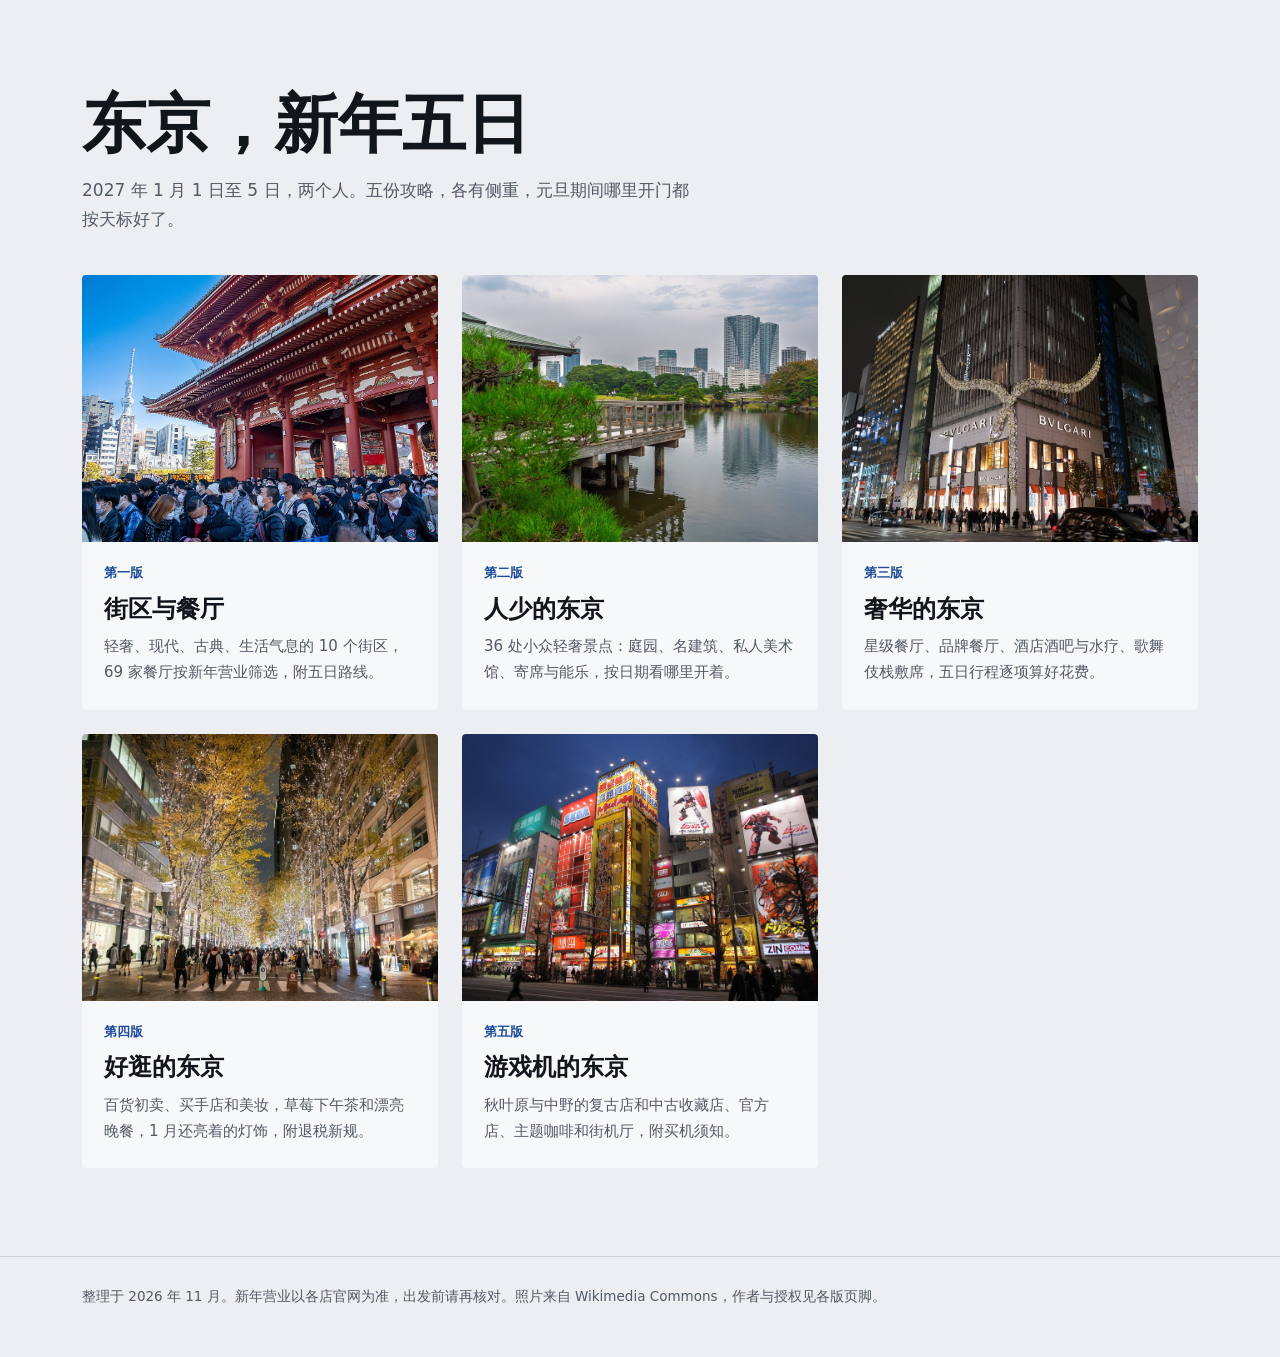
<file: index.html>
<!doctype html>
<html lang="zh-CN">
<head>
  <meta charset="utf-8">
  <meta name="viewport" content="width=device-width, initial-scale=1">
  <title>东京新年五日｜2027.1.1 至 1.5 五份攻略</title>
  <meta name="description" content="2027 年元旦东京五日攻略的五个版本：街区与餐厅、小众轻奢景点、奢华版五日行程、逛街与漂亮饭、游戏机爱好者深度行程。">
  <style>
    :root {
      --bg: #eceef1; --surface: #f7f8fa; --text: #11151c; --muted: #525a66; --line: #cdd3da; --accent: #1e4c9a; --radius: 4px;
      --display: "Songti SC", "STSong", "Noto Serif SC", "Source Han Serif SC", serif;
      --sans: "PingFang SC", "Hiragino Sans GB", "Noto Sans SC", "Microsoft YaHei", system-ui, sans-serif;
      color-scheme: light;
    }
    @media (prefers-color-scheme: dark) {
      :root { --bg: #0d1015; --surface: #151920; --text: #e7eaee; --muted: #9aa3af; --line: #29303a; --accent: #86a8ee; color-scheme: dark; }
    }
    * { box-sizing: border-box; }
    body { margin: 0; background: var(--bg); color: var(--text); font-family: var(--sans); line-height: 1.75; -webkit-font-smoothing: antialiased; }
    .wrap { max-width: 1180px; margin: 0 auto; padding: 0 32px; }
    header { padding: 88px 0 40px; }
    h1 { font-family: var(--display); font-size: clamp(36px, 5.4vw, 64px); line-height: 1.15; margin: 0 0 14px; }
    header p { color: var(--muted); font-size: 17px; max-width: 36em; margin: 0; }
    .grid { display: grid; grid-template-columns: repeat(3, minmax(0, 1fr)); gap: 24px; padding-bottom: 88px; }
    a.card { display: flex; flex-direction: column; text-decoration: none; color: inherit; background: var(--surface); border-radius: var(--radius); overflow: hidden; transition: transform 0.25s cubic-bezier(.16,1,.3,1); }
    a.card:hover { transform: translateY(-3px); }
    a.card:hover h2 { color: var(--accent); }
    a.card:focus-visible { outline: 2px solid var(--accent); outline-offset: 3px; }
    a.card img { width: 100%; aspect-ratio: 4 / 3; object-fit: cover; display: block; }
    .body { padding: 20px 22px 24px; display: flex; flex-direction: column; gap: 8px; }
    .k { font-size: 13px; color: var(--accent); font-weight: 600; }
    h2 { font-family: var(--display); font-size: 24px; line-height: 1.35; margin: 0; transition: color 0.2s; }
    .body p { margin: 0; color: var(--muted); font-size: 15px; }
    footer { border-top: 1px solid var(--line); padding: 28px 0 48px; color: var(--muted); font-size: 13.5px; }
    @media (max-width: 900px) {
      .wrap { padding: 0 18px; }
      header { padding: 56px 0 28px; }
      .grid { grid-template-columns: 1fr; gap: 18px; padding-bottom: 56px; }
      a.card { flex-direction: row; }
      a.card img { width: 38%; aspect-ratio: auto; min-height: 100%; }
      .body { padding: 16px; }
      h2 { font-size: 20px; }
      .body p { font-size: 14px; }
    }
    @media (max-width: 420px) { a.card { flex-direction: column; } a.card img { width: 100%; min-height: 0; height: auto; aspect-ratio: 16 / 9; } }
  </style>
</head>
<body>
  <header>
    <div class="wrap">
      <h1>东京，新年五日</h1>
      <p>2027 年 1 月 1 日至 5 日，两个人。五份攻略，各有侧重，元旦期间哪里开门都按天标好了。</p>
    </div>
  </header>
  <main class="wrap grid">
    <a class="card" href="v1/">
      <img src="v1/img/hero-sensoji.jpg" alt="元旦浅草寺的初诣人潮" loading="lazy">
      <div class="body">
        <span class="k">第一版</span>
        <h2>街区与餐厅</h2>
        <p>轻奢、现代、古典、生活气息的 10 个街区，69 家餐厅按新年营业筛选，附五日路线。</p>
      </div>
    </a>
    <a class="card" href="v2/">
      <img src="v2/img/hero.jpg" alt="滨离宫的茶屋木桥和汐留高楼" loading="lazy">
      <div class="body">
        <span class="k">第二版</span>
        <h2>人少的东京</h2>
        <p>36 处小众轻奢景点：庭园、名建筑、私人美术馆、寄席与能乐，按日期看哪里开着。</p>
      </div>
    </a>
    <a class="card" href="v3/">
      <img src="v3/img/hero.jpg" alt="宝格丽银座塔的节日灯饰" loading="lazy">
      <div class="body">
        <span class="k">第三版</span>
        <h2>奢华的东京</h2>
        <p>星级餐厅、品牌餐厅、酒店酒吧与水疗、歌舞伎栈敷席，五日行程逐项算好花费。</p>
      </div>
    </a>
    <a class="card" href="v4/">
      <img src="v4/img/hero.jpg" alt="丸之内仲通的香槟金灯饰" loading="lazy">
      <div class="body">
        <span class="k">第四版</span>
        <h2>好逛的东京</h2>
        <p>百货初卖、买手店和美妆，草莓下午茶和漂亮晚餐，1 月还亮着的灯饰，附退税新规。</p>
      </div>
    </a>
    <a class="card" href="v5/">
      <img src="v5/img/hero.jpg" alt="傍晚的秋叶原中央通" loading="lazy">
      <div class="body">
        <span class="k">第五版</span>
        <h2>游戏机的东京</h2>
        <p>秋叶原与中野的复古店和中古收藏店、官方店、主题咖啡和街机厅，附买机须知。</p>
      </div>
    </a>
  </main>
  <footer>
    <div class="wrap">整理于 2026 年 11 月。新年营业以各店官网为准，出发前请再核对。照片来自 Wikimedia Commons，作者与授权见各版页脚。</div>
  </footer>
</body>
</html>
</file>
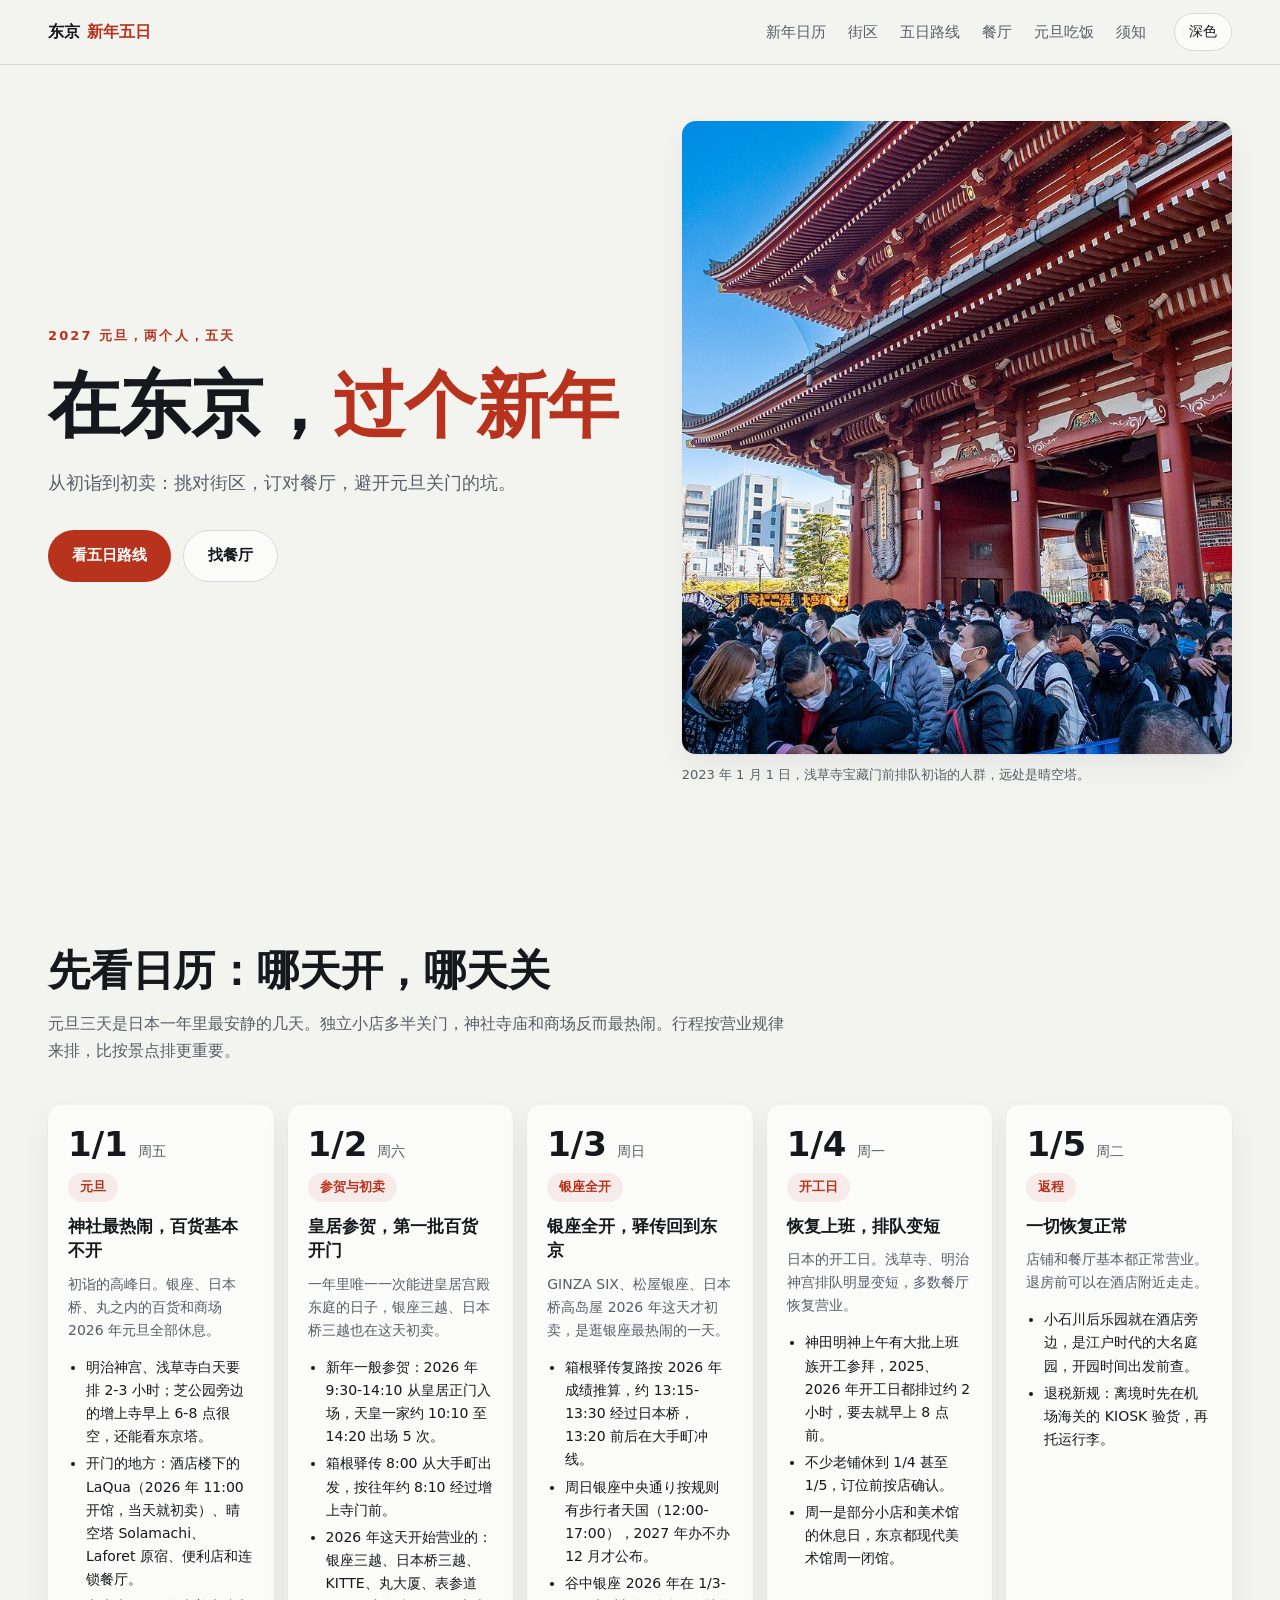
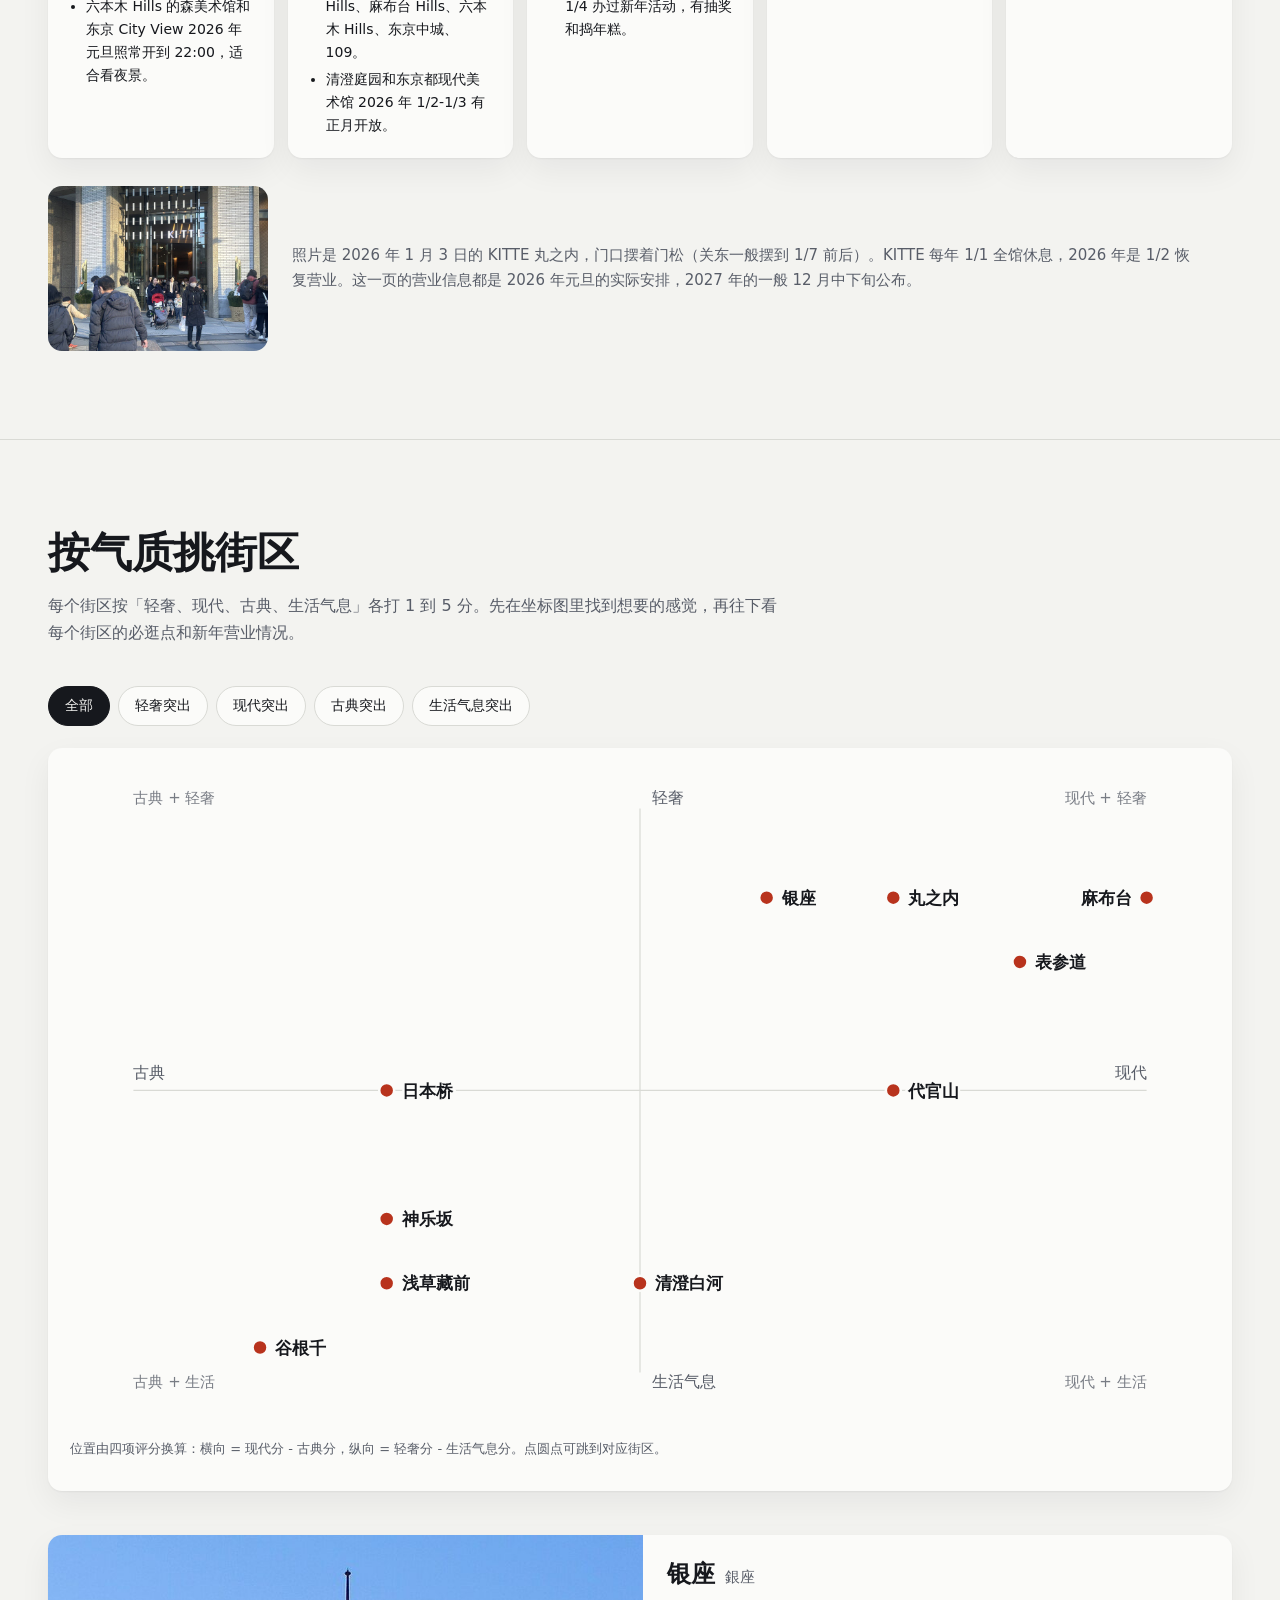
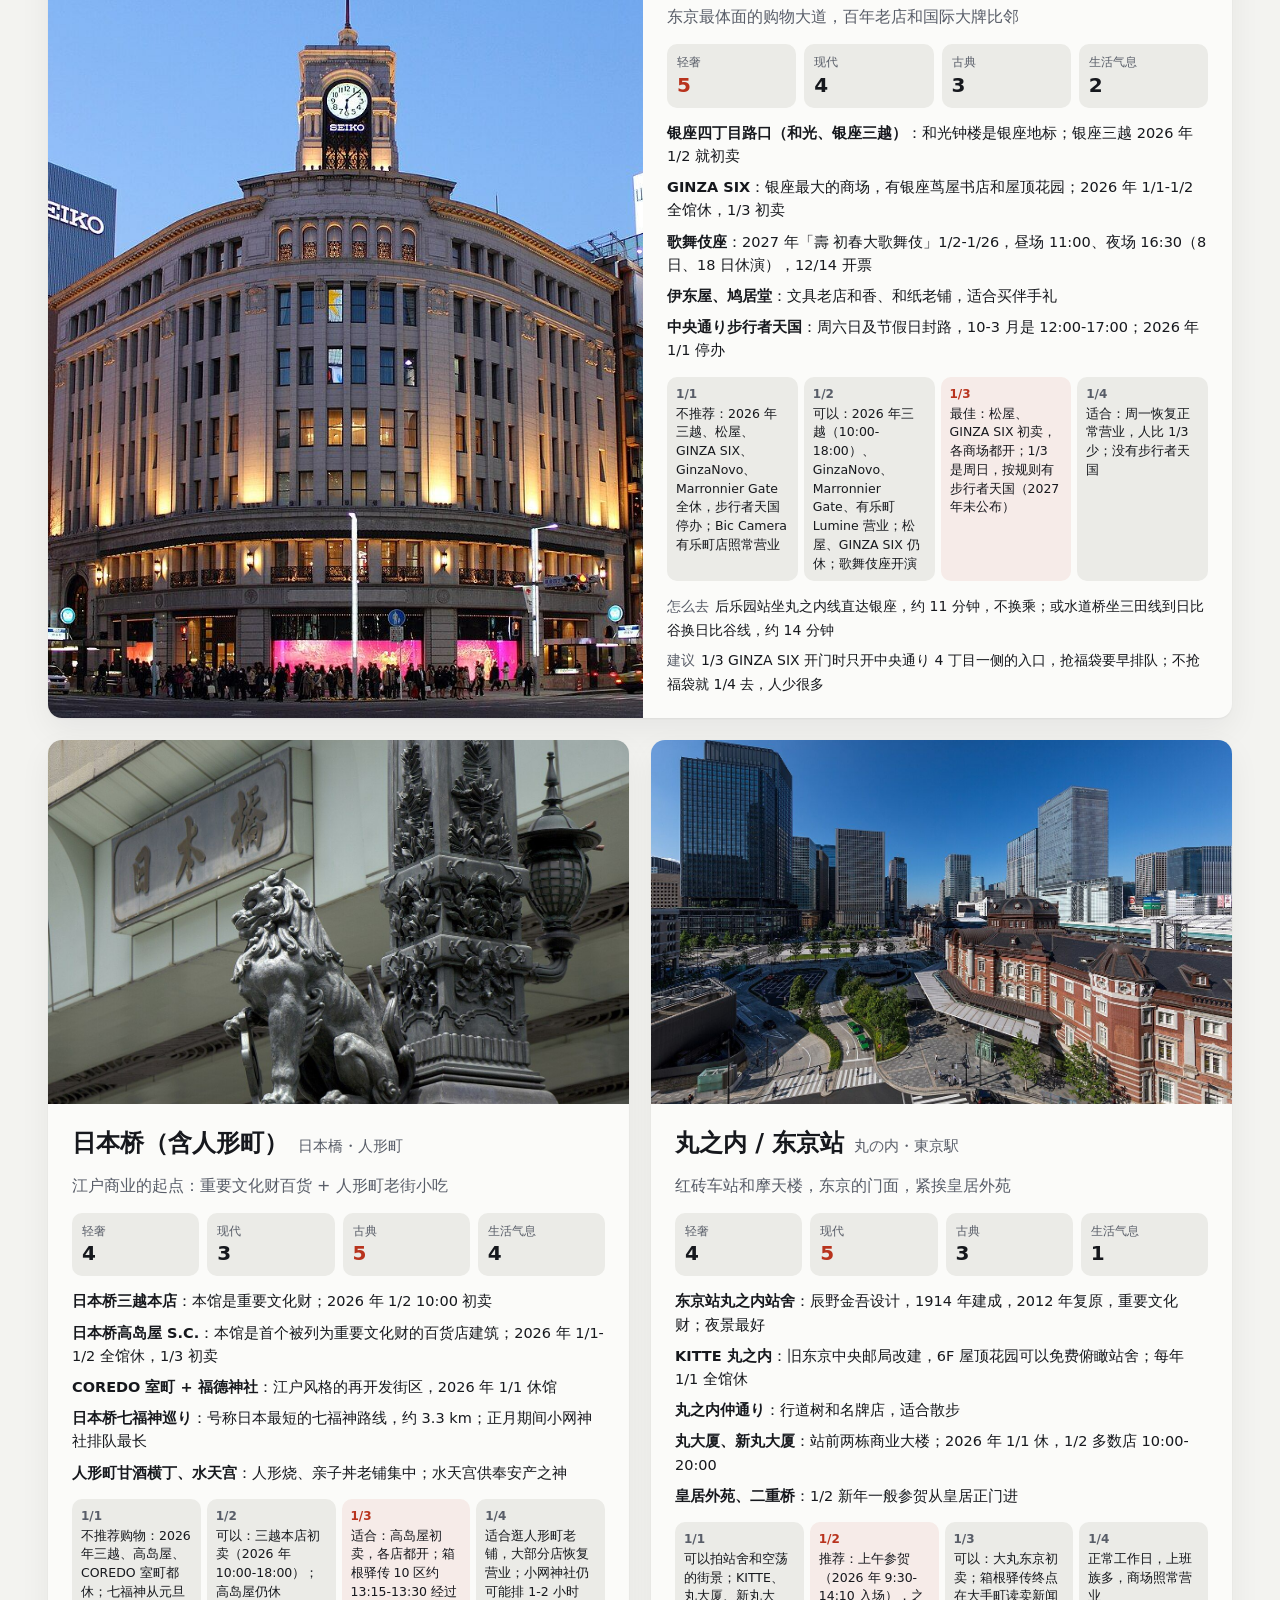
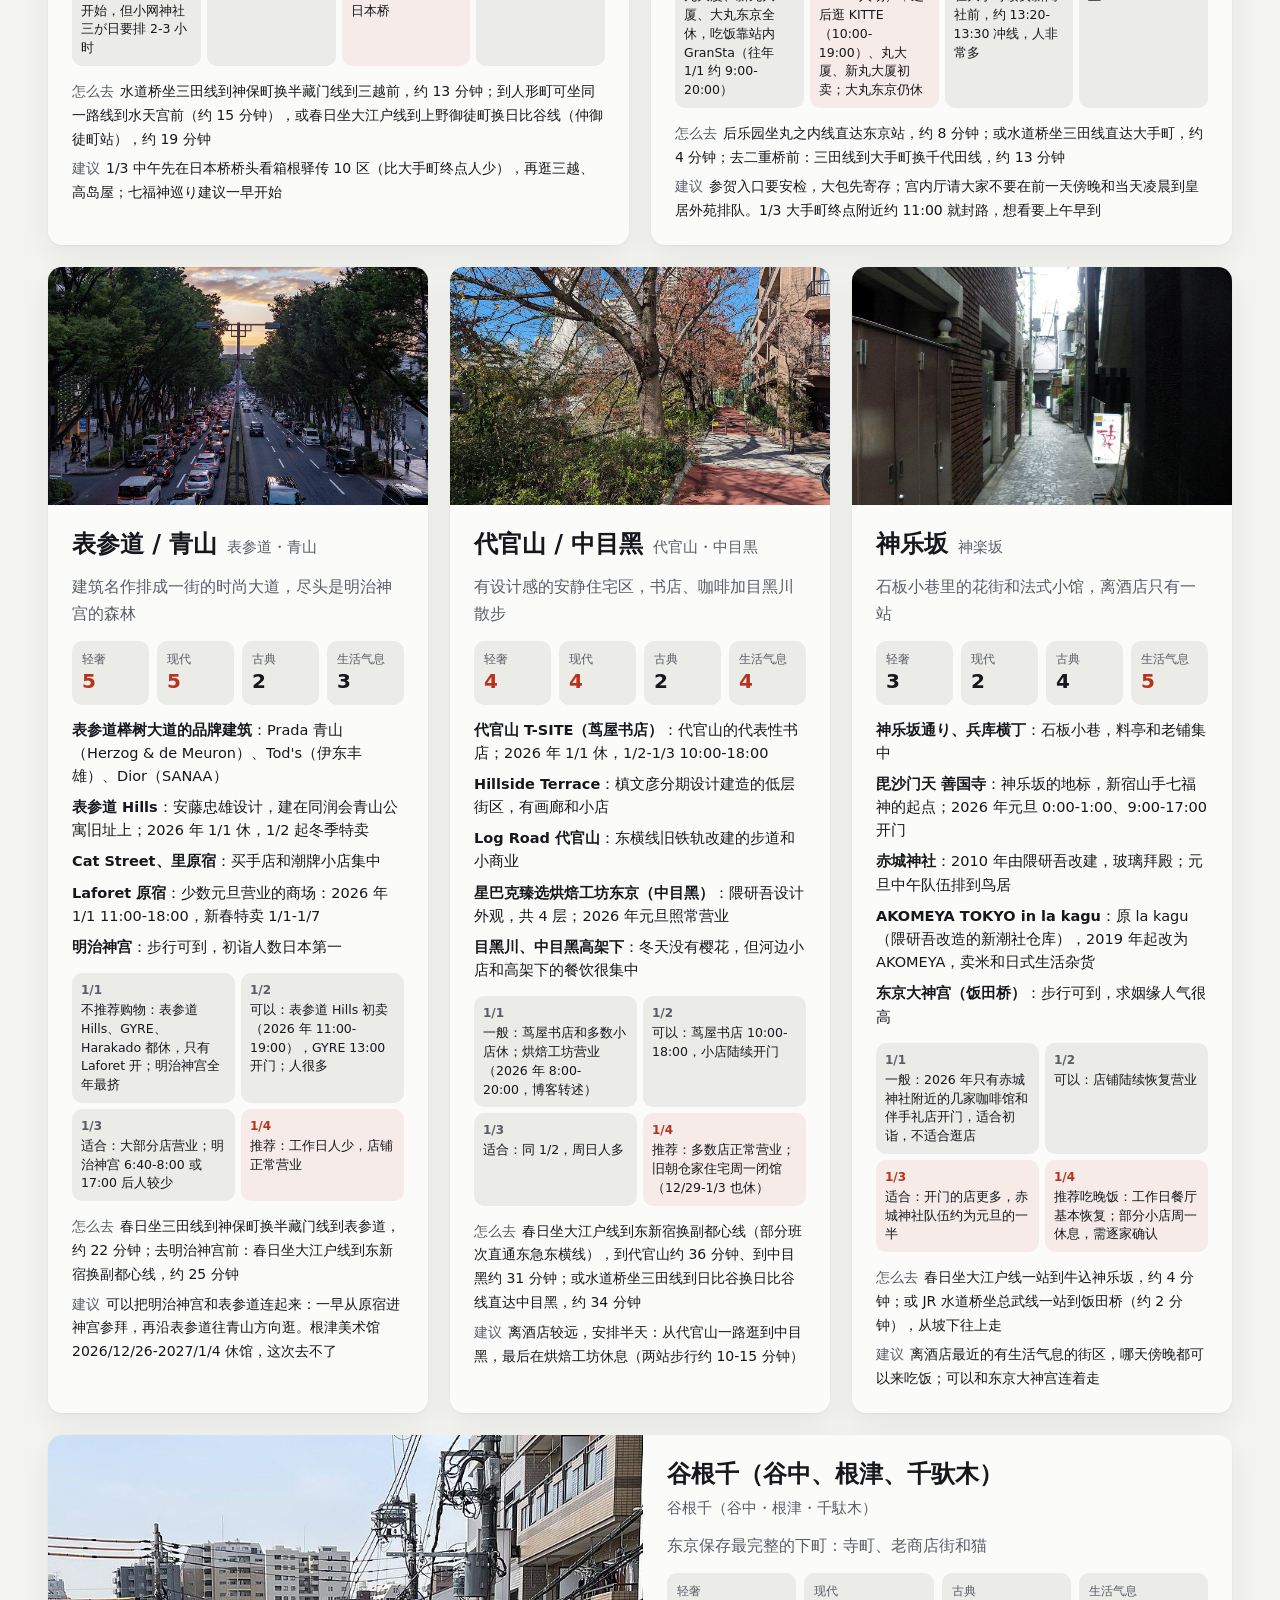
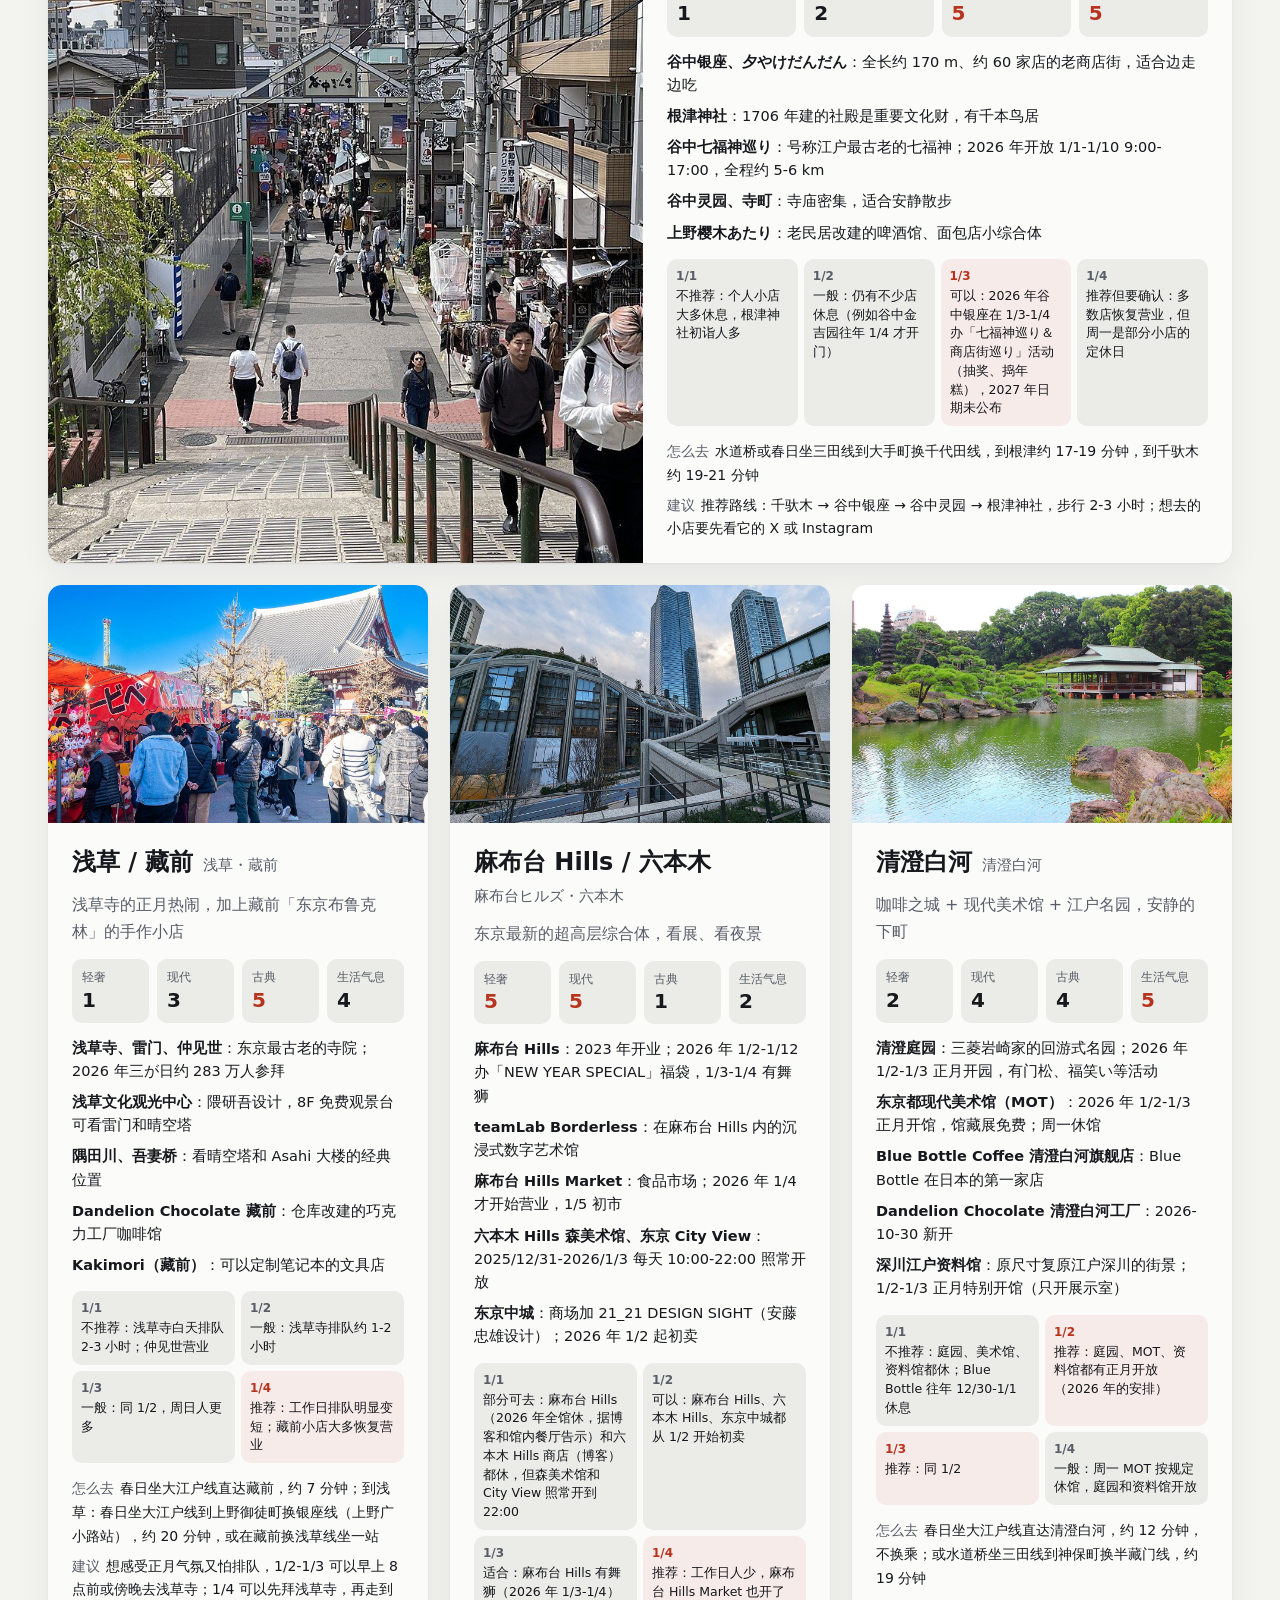
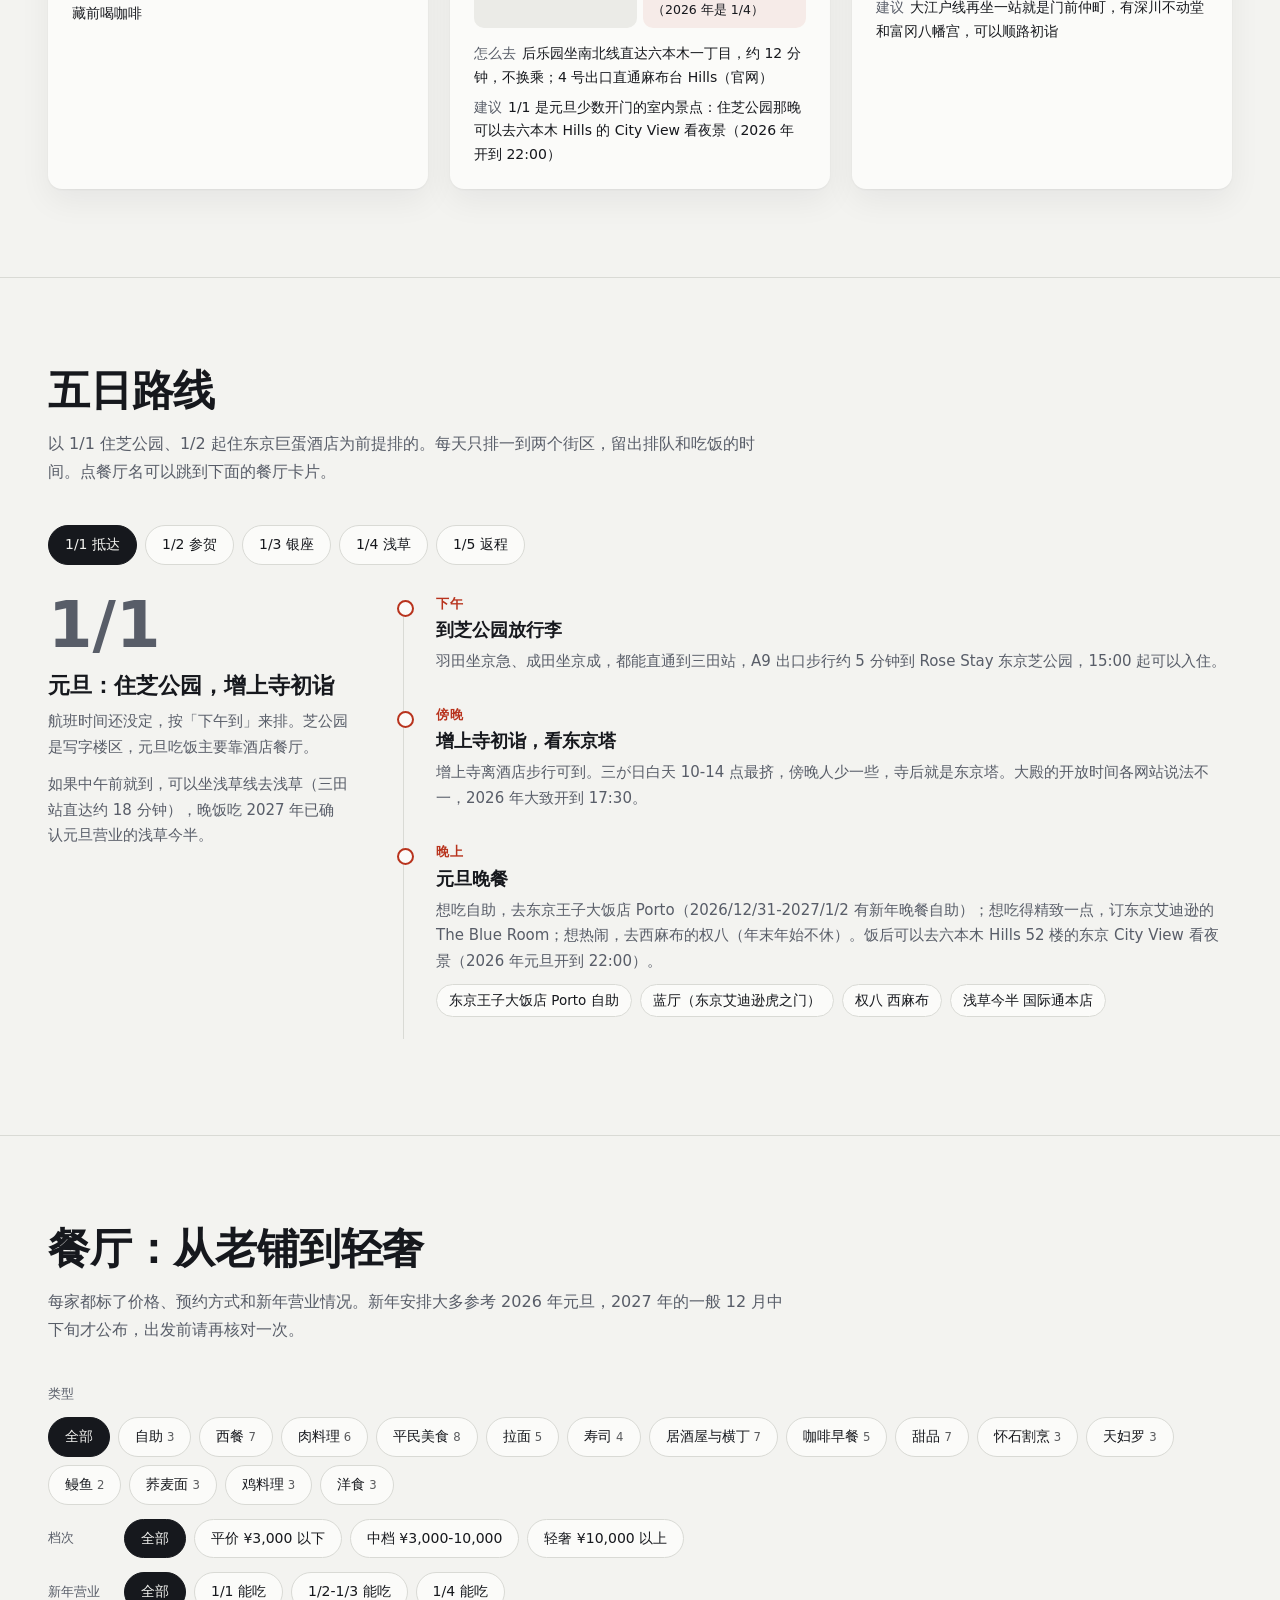
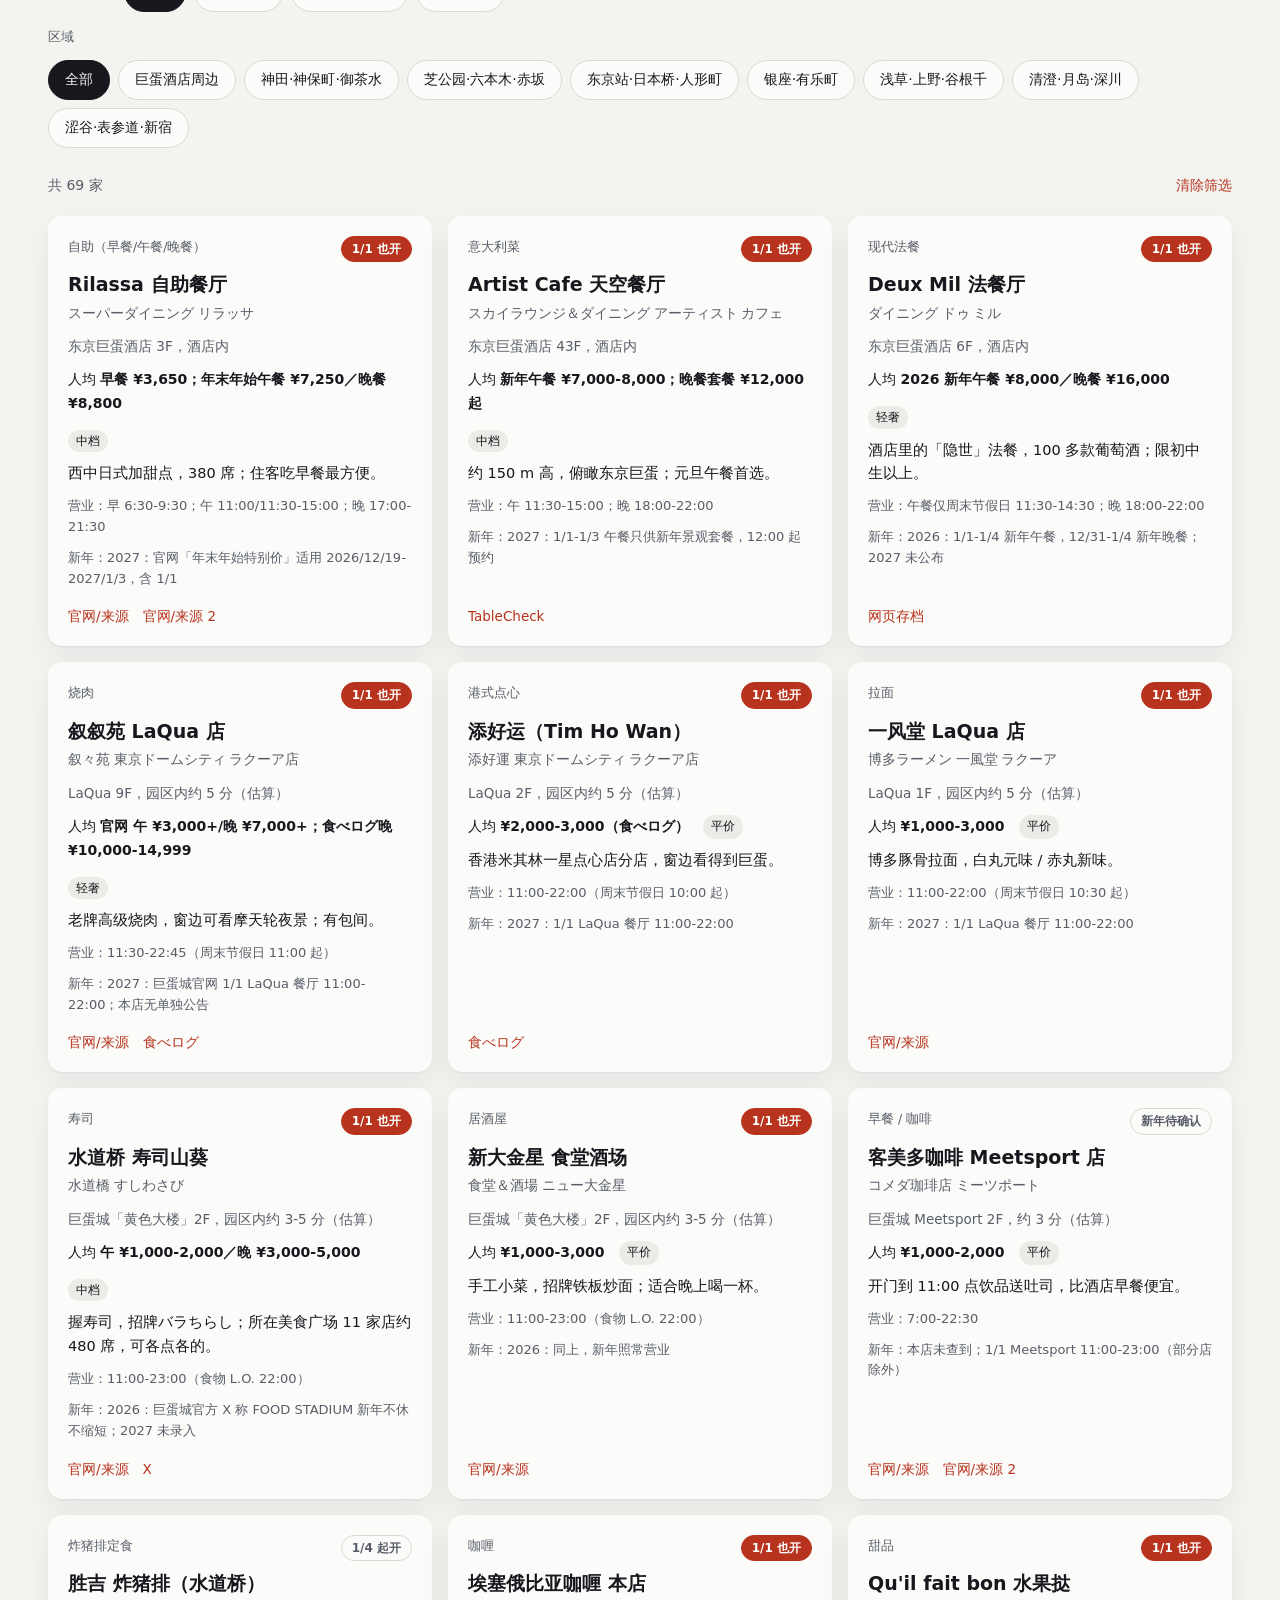
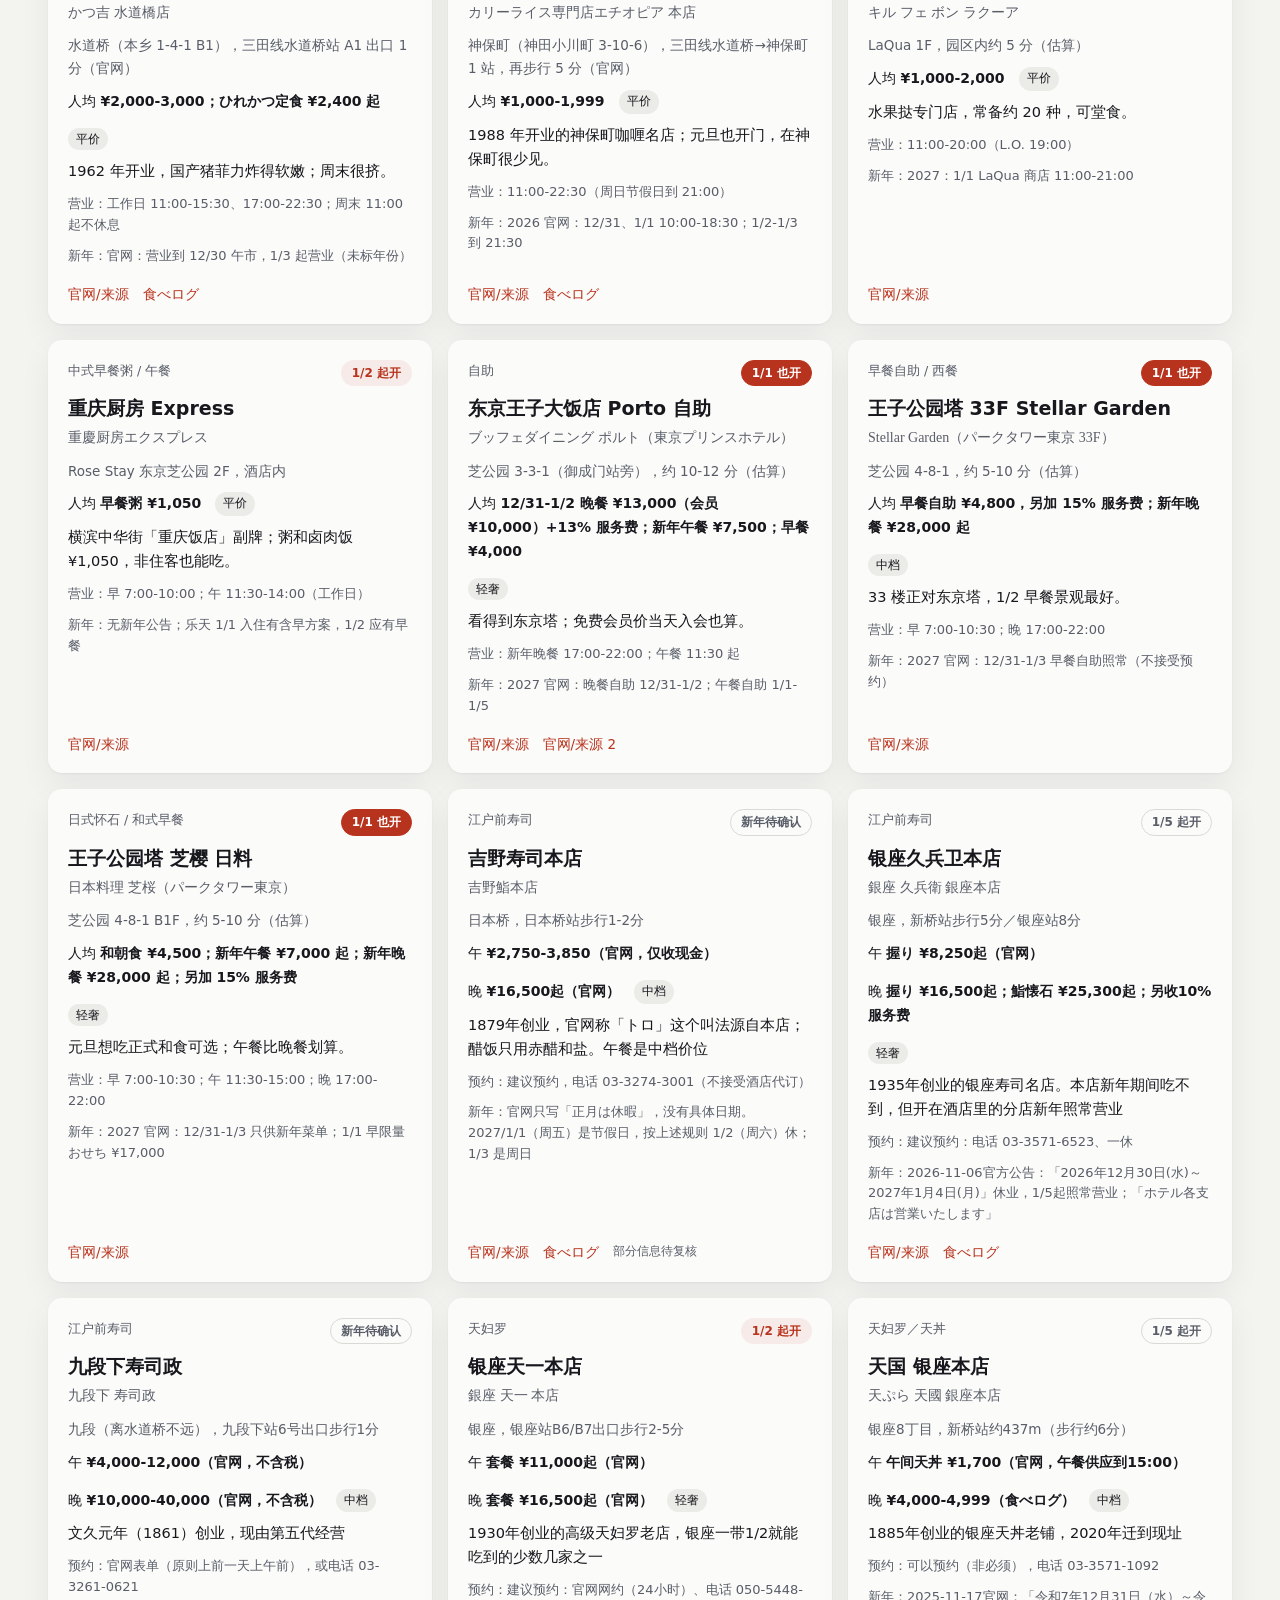
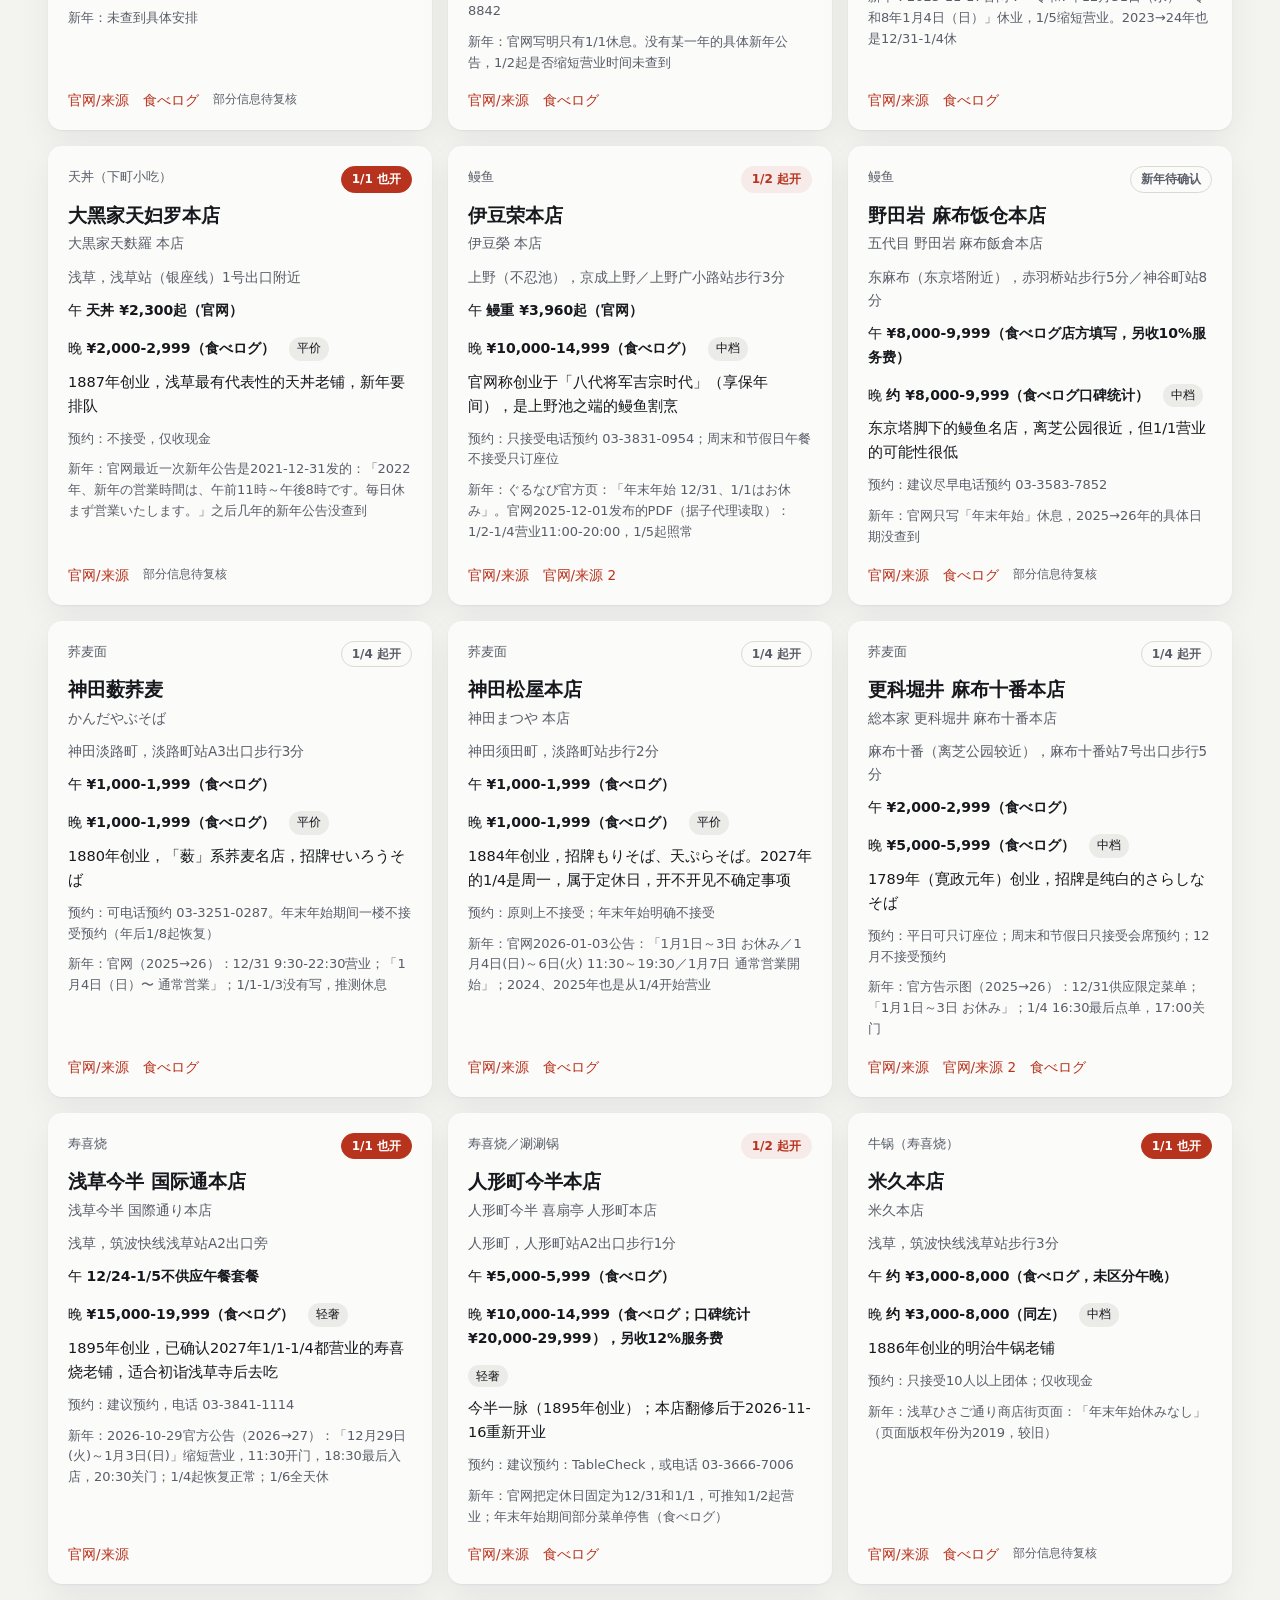
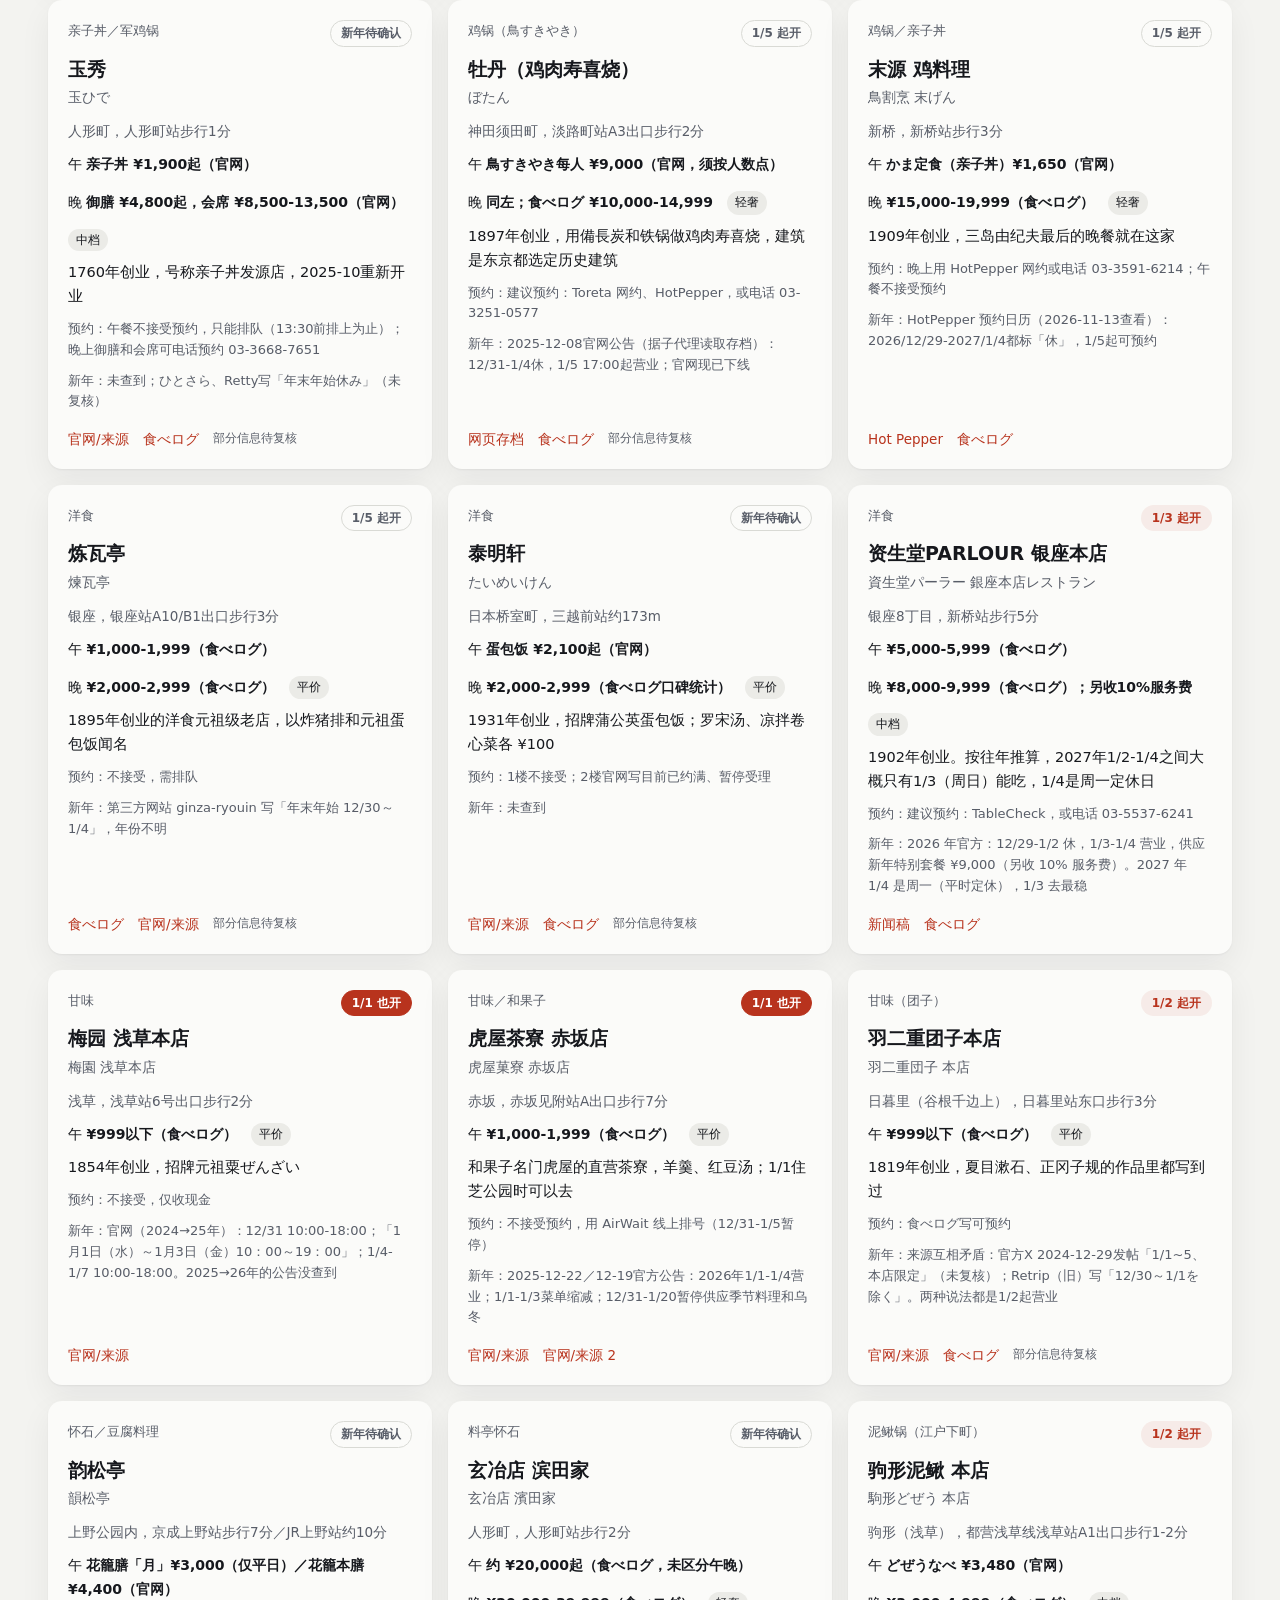
<file: v1/index.html>
<!doctype html>
<html lang="zh-CN">
<head>
  <meta charset="utf-8">
  <meta name="viewport" content="width=device-width, initial-scale=1">
  <title>东京新年五日｜2027.1.1 至 1.5 街区与餐厅攻略</title>
  <meta name="description" content="2027 年元旦东京五日攻略：轻奢、现代、古典与生活气息的街区，元旦期间的营业情况，以及各类餐厅推荐。">
  <link rel="stylesheet" href="styles.css">
</head>
<body>
  <nav class="nav" aria-label="页面导航">
    <div class="wrap">
      <a class="brand" href="#top">东京 <b>新年五日</b></a>
      <ul>
        <li><a href="#calendar">新年日历</a></li>
        <li><a href="#areas-sec">街区</a></li>
        <li><a href="#plan">五日路线</a></li>
        <li><a href="#food">餐厅</a></li>
        <li><a href="#jan1">元旦吃饭</a></li>
        <li><a href="#tips">须知</a></li>
      </ul>
      <button class="theme-btn" id="themeBtn" type="button" aria-label="切换深浅色">深色</button>
    </div>
  </nav>

  <header class="hero" id="top">
    <div class="wrap">
      <div class="reveal">
        <p class="eyebrow">2027 元旦，两个人，五天</p>
        <h1>在东京，<em>过个新年</em></h1>
        <p class="lead">从初诣到初卖：挑对街区，订对餐厅，避开元旦关门的坑。</p>
        <div class="cta-row">
          <a class="btn btn-primary" href="#plan">看五日路线</a>
          <a class="btn btn-ghost" href="#food">找餐厅</a>
        </div>
      </div>
      <figure class="reveal">
        <img src="img/hero-sensoji.jpg" alt="元旦当天浅草寺宝藏门前的初诣人潮，远处是东京晴空塔" fetchpriority="high">
        <figcaption>2023 年 1 月 1 日，浅草寺宝藏门前排队初诣的人群，远处是晴空塔。</figcaption>
      </figure>
    </div>
  </header>

  <main>
    <section class="block" id="calendar">
      <div class="wrap">
        <h2>先看日历：哪天开，哪天关</h2>
        <p class="intro">元旦三天是日本一年里最安静的几天。独立小店多半关门，神社寺庙和商场反而最热闹。行程按营业规律来排，比按景点排更重要。</p>
        <div class="days" id="days"></div>
        <div class="days-note reveal">
          <img src="img/kadomatsu-kitte.jpg" alt="2026 年 1 月 3 日，KITTE 丸之内入口两侧摆着门松" loading="lazy">
          <p id="calendarNote"></p>
        </div>
      </div>
    </section>

    <section class="block" id="areas-sec">
      <div class="wrap">
        <h2>按气质挑街区</h2>
        <p class="intro">每个街区按「轻奢、现代、古典、生活气息」各打 1 到 5 分。先在坐标图里找到想要的感觉，再往下看每个街区的必逛点和新年营业情况。</p>
        <div class="chips" id="mapChips" role="group" aria-label="按风格突出街区"></div>
        <div class="map-card reveal" id="mapCard"></div>
        <div class="areas" id="areas"></div>
      </div>
    </section>

    <section class="block" id="plan">
      <div class="wrap">
        <h2>五日路线</h2>
        <p class="intro">以 1/1 住芝公园、1/2 起住东京巨蛋酒店为前提排的。每天只排一到两个街区，留出排队和吃饭的时间。点餐厅名可以跳到下面的餐厅卡片。</p>
        <div class="tabs" id="planTabs" role="group" aria-label="选择日期"></div>
        <div class="plan" id="planBody"></div>
      </div>
    </section>

    <section class="block" id="food">
      <div class="wrap">
        <h2>餐厅：从老铺到轻奢</h2>
        <p class="intro">每家都标了价格、预约方式和新年营业情况。新年安排大多参考 2026 年元旦，2027 年的一般 12 月中下旬才公布，出发前请再核对一次。</p>
        <div class="filters">
          <div class="row"><span>类型</span><div class="chips" id="fGroup" role="group" aria-label="按类型筛选"></div></div>
          <div class="row"><span>档次</span><div class="chips" id="fTier" role="group" aria-label="按档次筛选"></div></div>
          <div class="row"><span>新年营业</span><div class="chips" id="fNy" role="group" aria-label="按新年营业筛选"></div></div>
          <div class="row"><span>区域</span><div class="chips" id="fNear" role="group" aria-label="按区域筛选"></div></div>
        </div>
        <div class="result-bar">
          <p id="rCount" aria-live="polite"></p>
          <button class="reset" id="rReset" type="button">清除筛选</button>
        </div>
        <div class="rgrid" id="rgrid"></div>
      </div>
    </section>

    <section class="block" id="jan1">
      <div class="wrap">
        <h2>1 月 1 日，去哪吃饭</h2>
        <p class="intro">元旦当天是全程最难吃饭的一天。下面这些地方按 2026 年的经验是开门的。</p>
        <div class="bento" id="bento"></div>
      </div>
    </section>

    <section class="block" id="tips">
      <div class="wrap">
        <h2>出发前要知道的</h2>
        <p class="intro">订位、付款、交通和新年礼仪，几条最容易踩坑的。</p>
        <div class="faq" id="faq"></div>
      </div>
    </section>
  </main>

  <footer>
    <div class="wrap">
      <div class="cols">
        <div>
          <h3>资料来源</h3>
          <p>整理于 2026 年 11 月。新年营业时间以 2026 年元旦的实际安排为参考，2027 年会有变化，以各店官网为准。标有「部分信息待复核」的餐厅，出发前请再确认一次。</p>
          <ul id="sources"></ul>
        </div>
        <div>
          <h3>图片来源</h3>
          <p>照片均来自 Wikimedia Commons，按各自的授权使用。</p>
          <ul id="credits"></ul>
        </div>
      </div>
    </div>
  </footer>

  <script src="data.js"></script>
  <script src="app.js"></script>
</body>
</html>
</file>
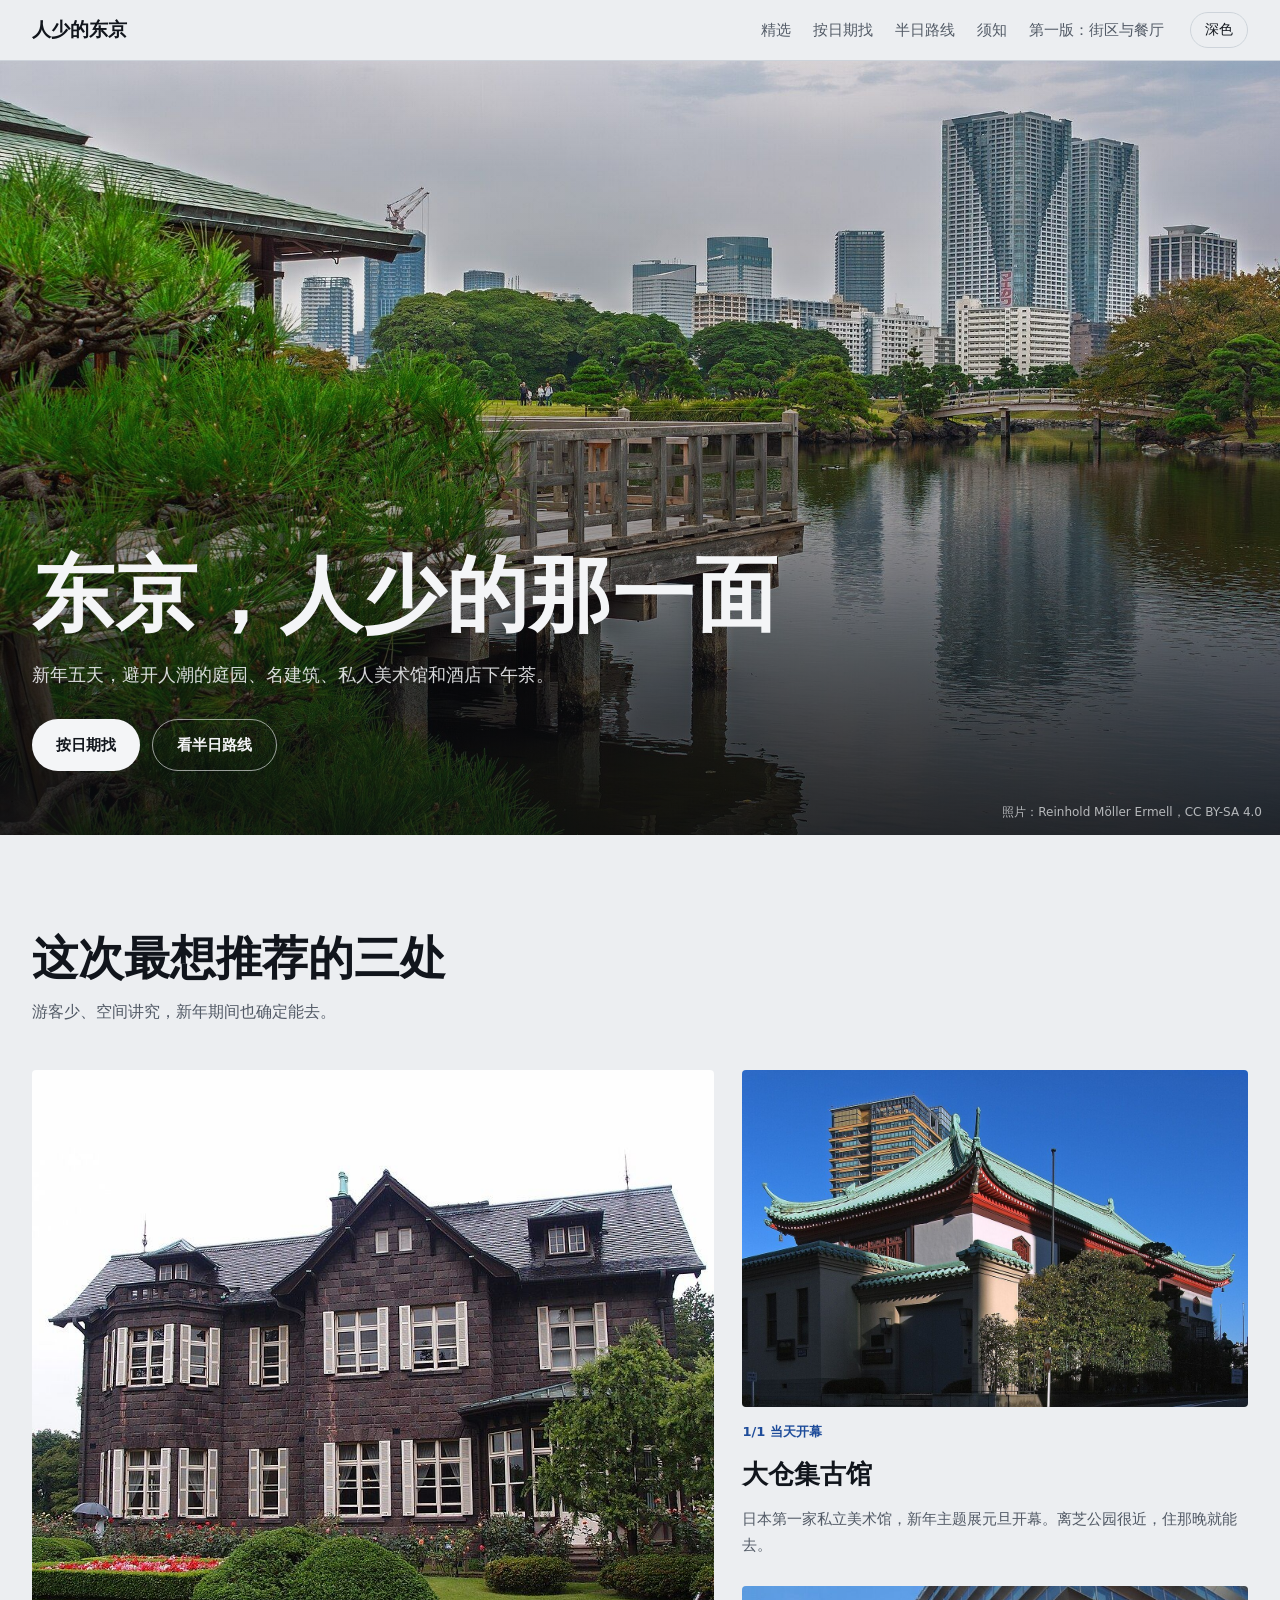
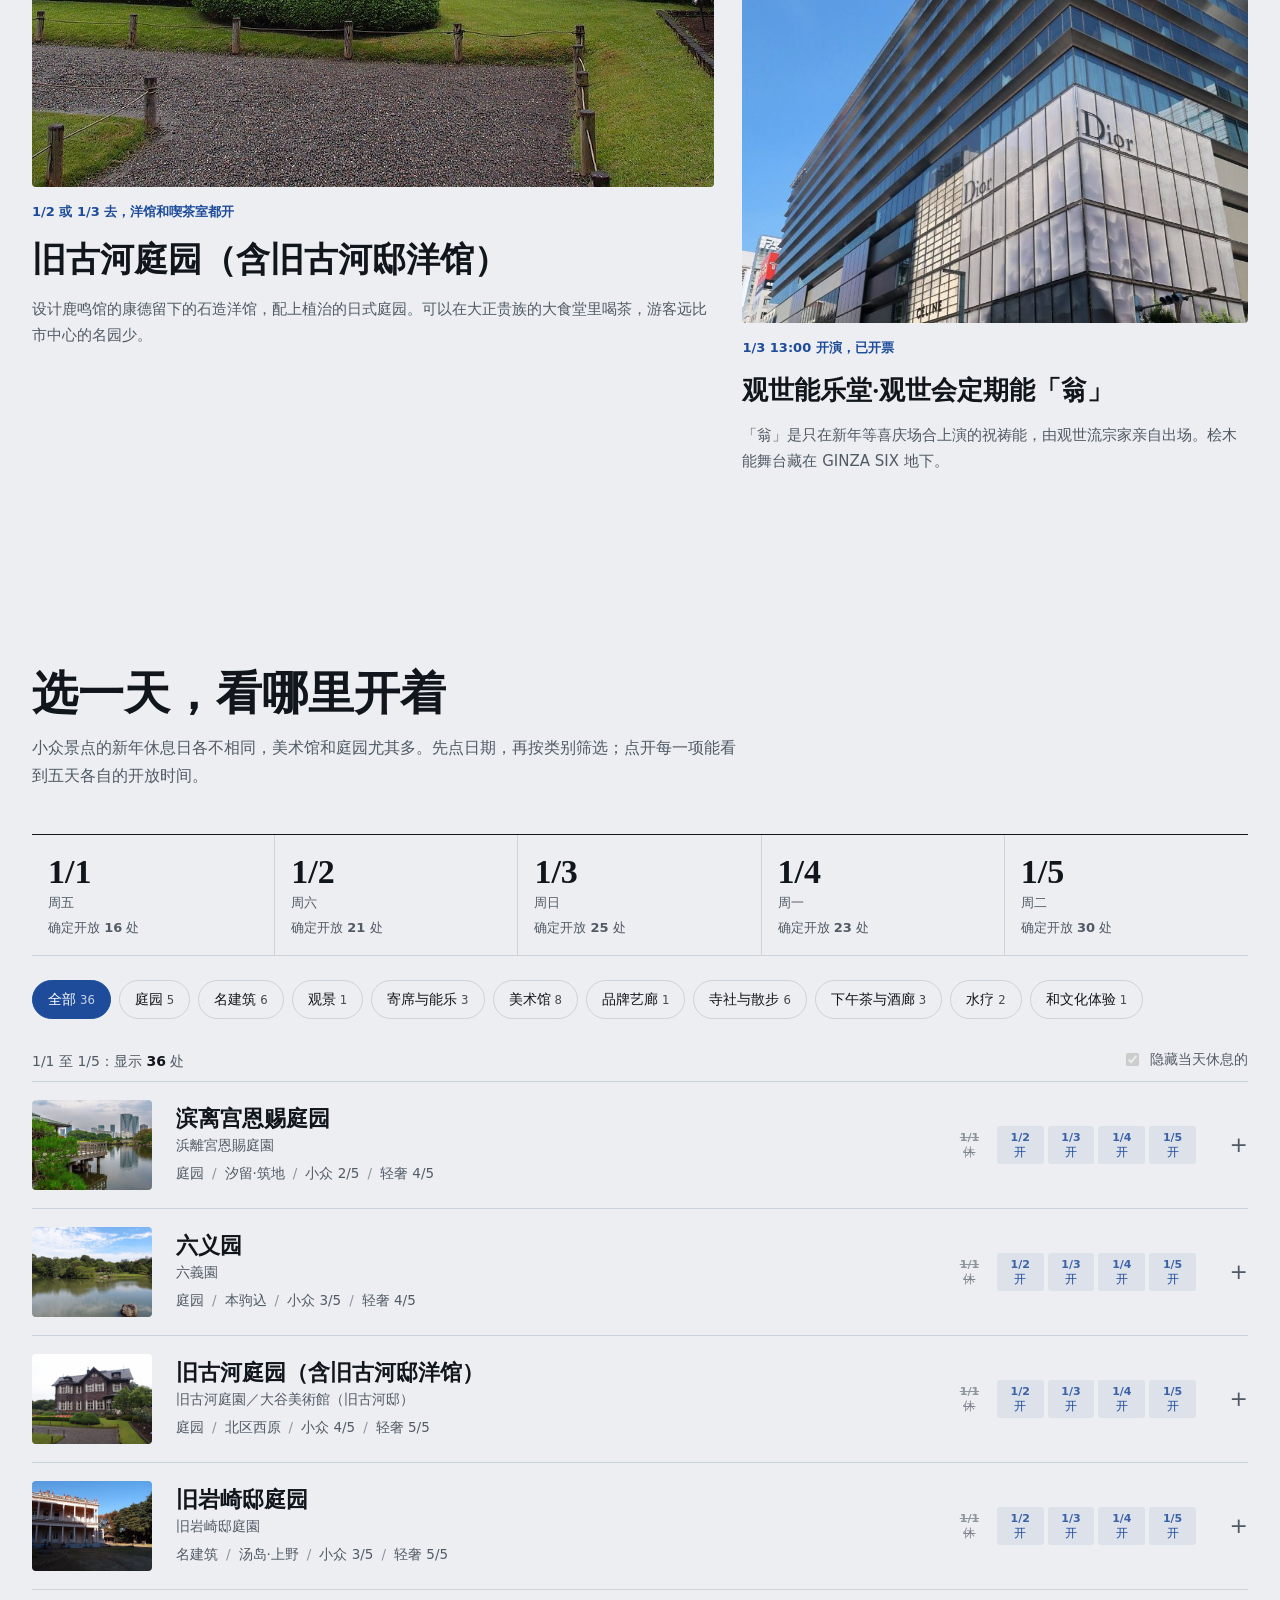
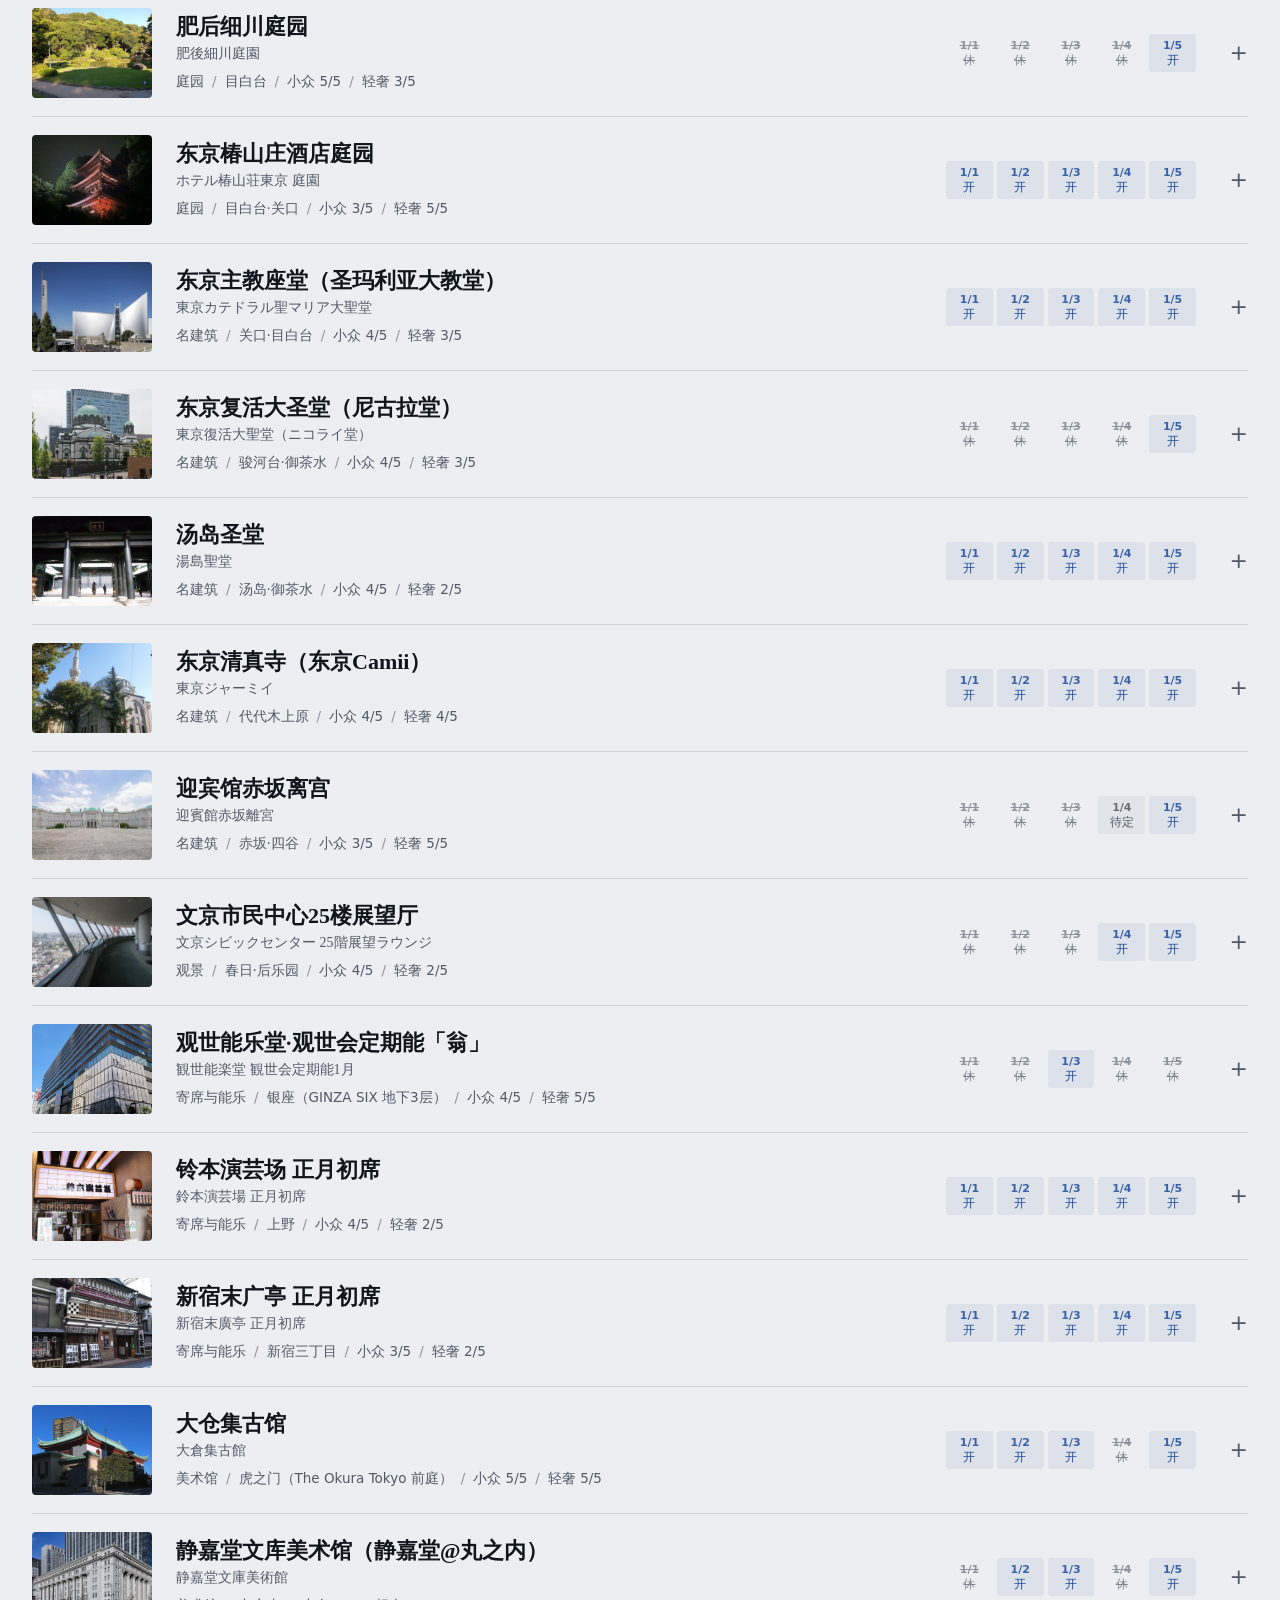
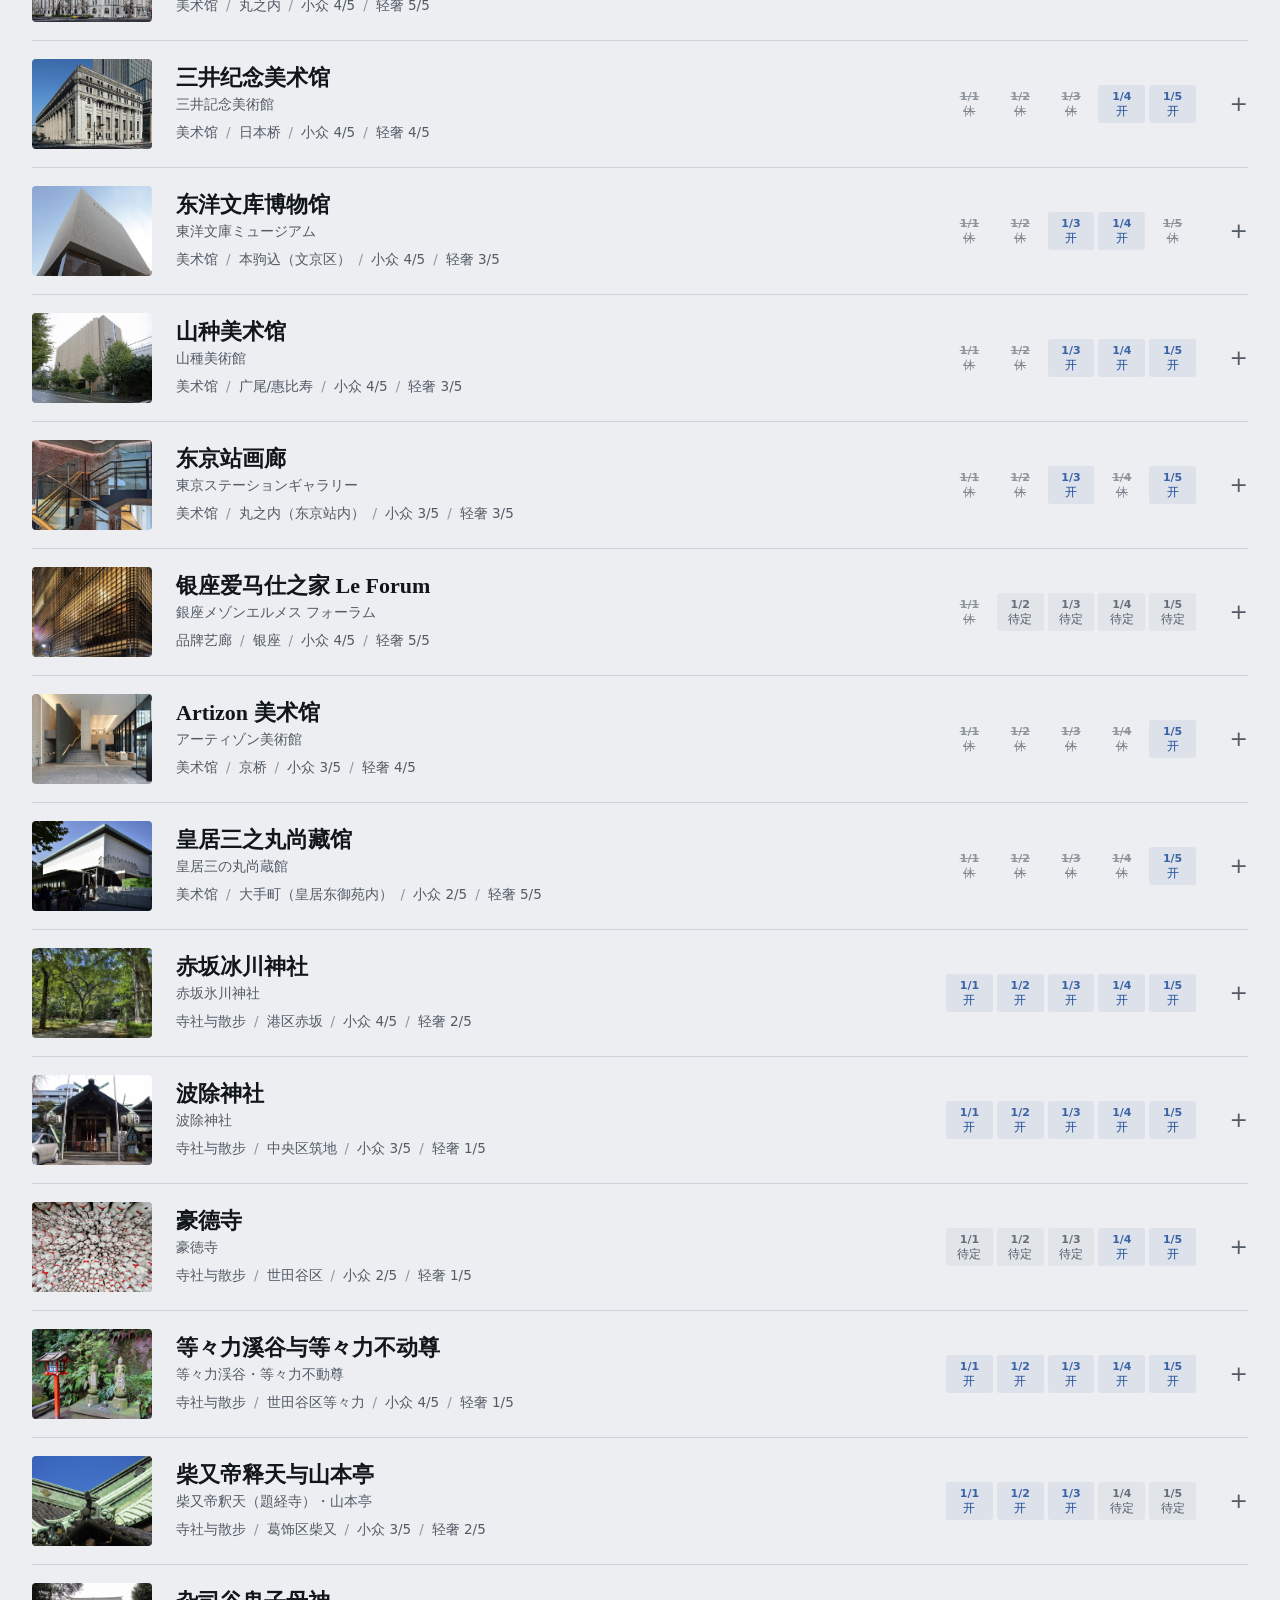
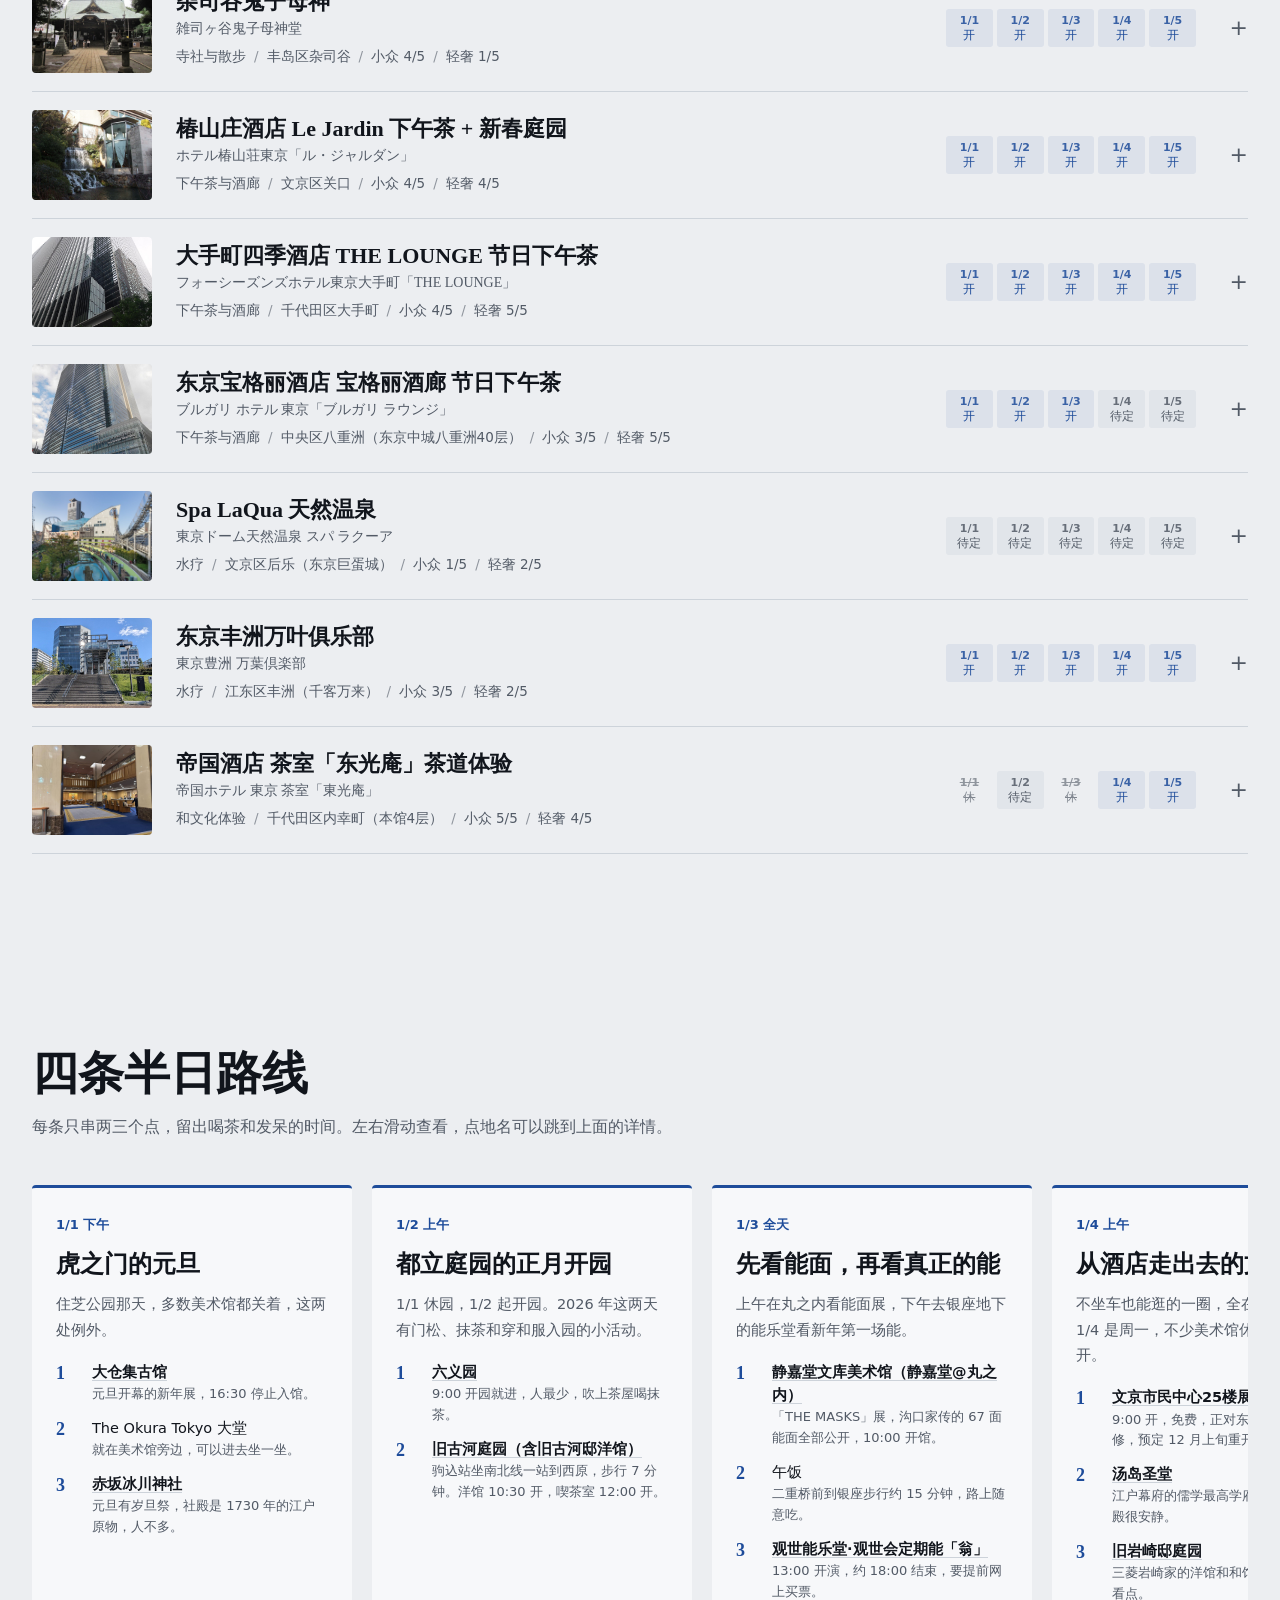
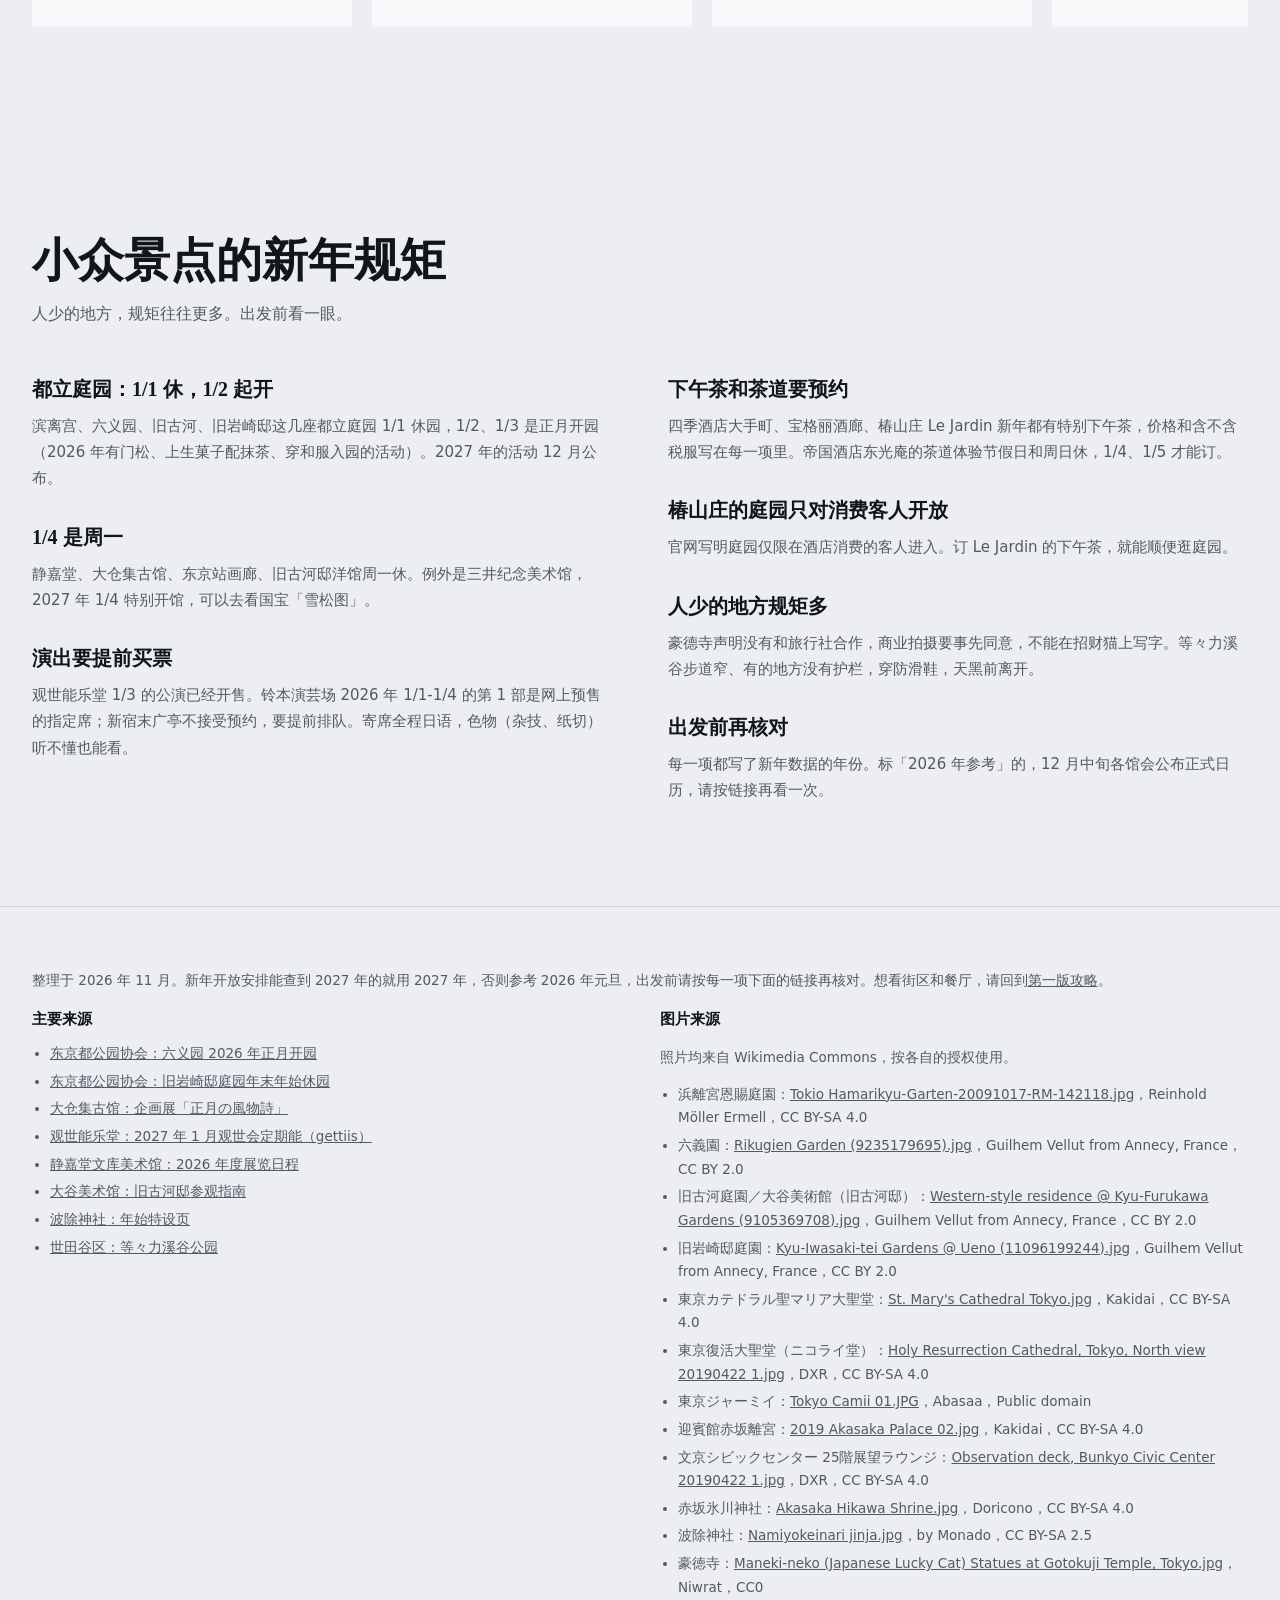
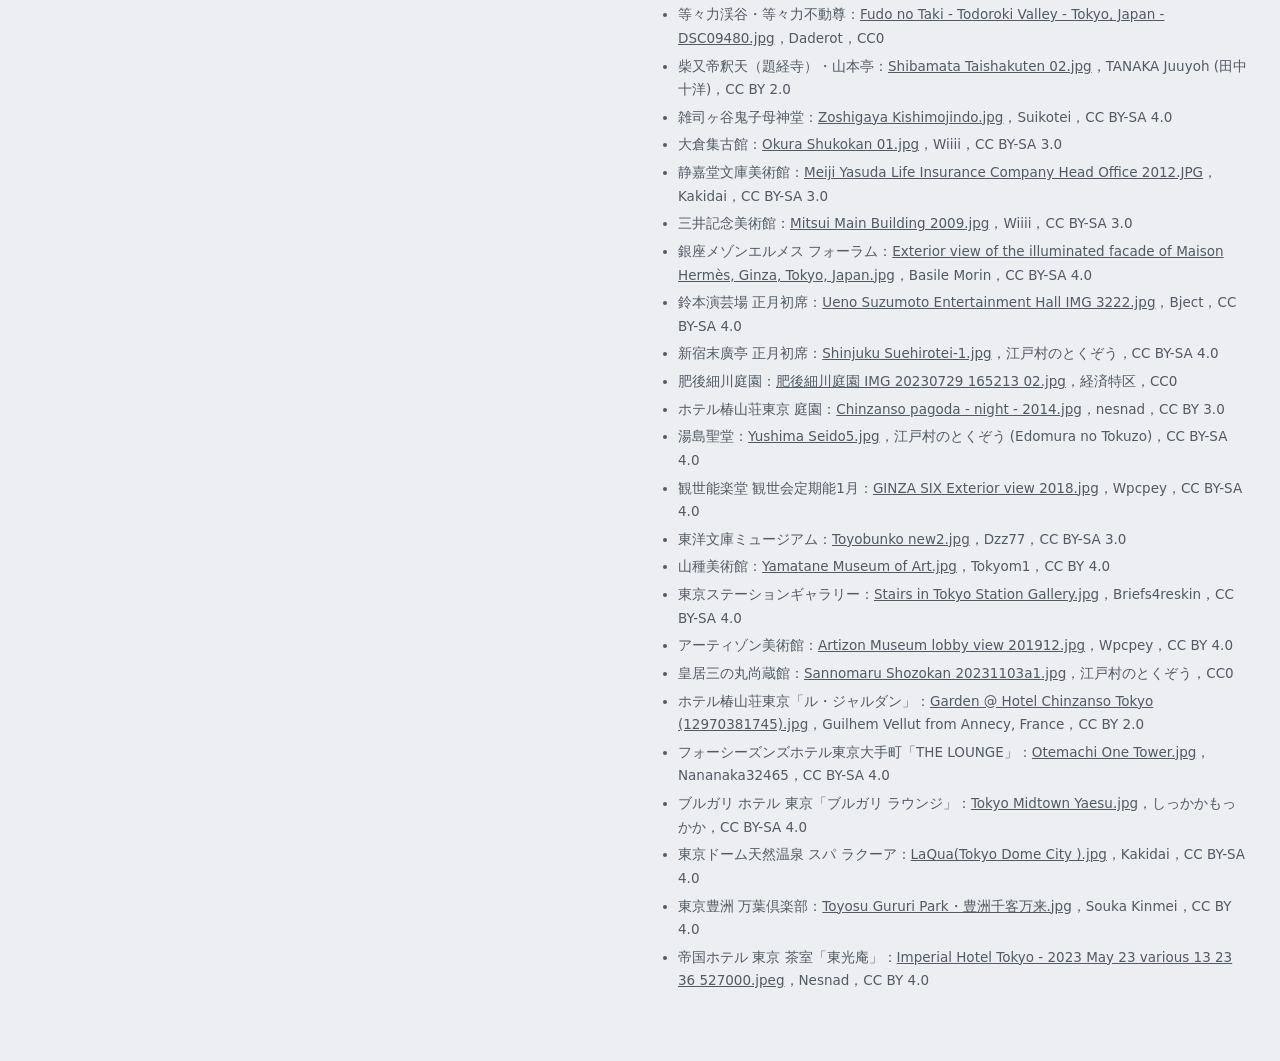
<file: v2/index.html>
<!doctype html>
<html lang="zh-CN">
<head>
  <meta charset="utf-8">
  <meta name="viewport" content="width=device-width, initial-scale=1">
  <title>东京，人少的那一面｜2027 新年小众轻奢景点</title>
  <meta name="description" content="2027 年 1 月 1 日至 5 日东京小众、轻奢景点：庭园、名建筑、私人美术馆、品牌艺廊、寄席与能乐、酒店下午茶，逐日标明新年开放情况。">
  <link rel="stylesheet" href="styles.css">
</head>
<body>
  <nav class="nav" aria-label="页面导航">
    <div class="wrap">
      <a class="brand" href="#top">人少的东京</a>
      <ul>
        <li><a href="#picks-sec">精选</a></li>
        <li><a href="#finder">按日期找</a></li>
        <li><a href="#routes-sec">半日路线</a></li>
        <li><a href="#notes-sec">须知</a></li>
        <li><a href="../v1/">第一版：街区与餐厅</a></li>
      </ul>
      <button class="pill-btn" id="themeBtn" type="button" aria-label="切换深浅色">深色</button>
    </div>
  </nav>

  <header class="hero" id="top">
    <img src="img/hero.jpg" alt="" fetchpriority="high" id="heroImg">
    <div class="wrap">
      <h1>东京，人少的那一面</h1>
      <p>新年五天，避开人潮的庭园、名建筑、私人美术馆和酒店下午茶。</p>
      <div class="cta">
        <a class="btn btn-solid" href="#finder">按日期找</a>
        <a class="btn btn-line" href="#routes-sec">看半日路线</a>
      </div>
    </div>
    <span class="credit" id="heroCredit"></span>
  </header>

  <main>
    <section class="sec" id="picks-sec">
      <div class="wrap">
        <h2>这次最想推荐的三处</h2>
        <p class="lede">游客少、空间讲究，新年期间也确定能去。</p>
        <div class="picks" id="picks"></div>
      </div>
    </section>

    <section class="sec" id="finder">
      <div class="wrap">
        <h2>选一天，看哪里开着</h2>
        <p class="lede">小众景点的新年休息日各不相同，美术馆和庭园尤其多。先点日期，再按类别筛选；点开每一项能看到五天各自的开放时间。</p>
        <div class="dayband" id="dayband" role="group" aria-label="选择日期"></div>
        <div class="chips" id="groupChips" role="group" aria-label="按类别筛选"></div>
        <div class="found" id="found" aria-live="polite"></div>
        <ul class="index" id="index"></ul>
      </div>
    </section>

    <section class="sec" id="routes-sec">
      <div class="wrap">
        <h2>四条半日路线</h2>
        <p class="lede">每条只串两三个点，留出喝茶和发呆的时间。左右滑动查看，点地名可以跳到上面的详情。</p>
        <div class="routes" id="routes"></div>
      </div>
    </section>

    <section class="sec" id="notes-sec">
      <div class="wrap">
        <h2>小众景点的新年规矩</h2>
        <p class="lede">人少的地方，规矩往往更多。出发前看一眼。</p>
        <div class="notes" id="notes"></div>
      </div>
    </section>
  </main>

  <footer>
    <div class="wrap">
      <p>整理于 2026 年 11 月。新年开放安排能查到 2027 年的就用 2027 年，否则参考 2026 年元旦，出发前请按每一项下面的链接再核对。想看街区和餐厅，请回到<a href="../v1/">第一版攻略</a>。</p>
      <div class="cols">
        <div>
          <h3>主要来源</h3>
          <ul id="sources"></ul>
        </div>
        <div>
          <h3>图片来源</h3>
          <p>照片均来自 Wikimedia Commons，按各自的授权使用。</p>
          <ul id="credits"></ul>
        </div>
      </div>
    </div>
  </footer>

  <script src="data.js"></script>
  <script src="app.js"></script>
</body>
</html>
</file>
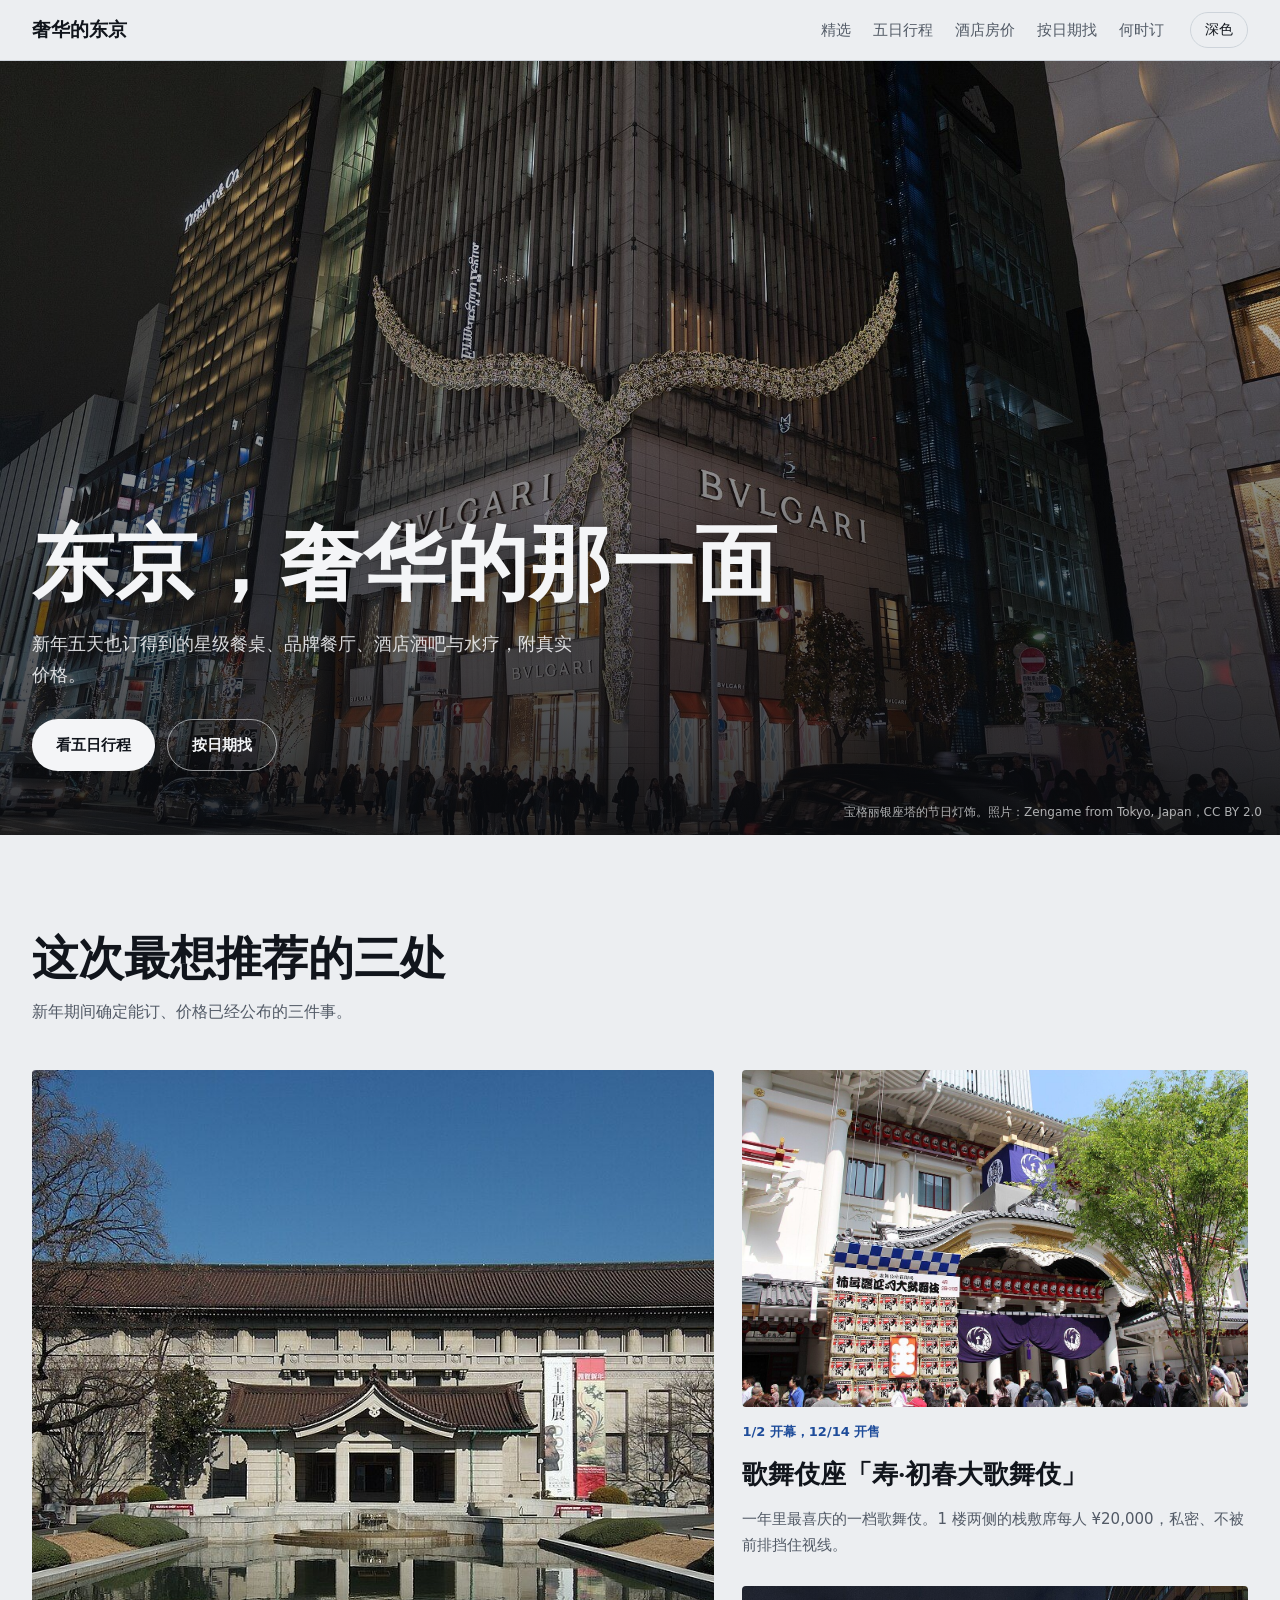
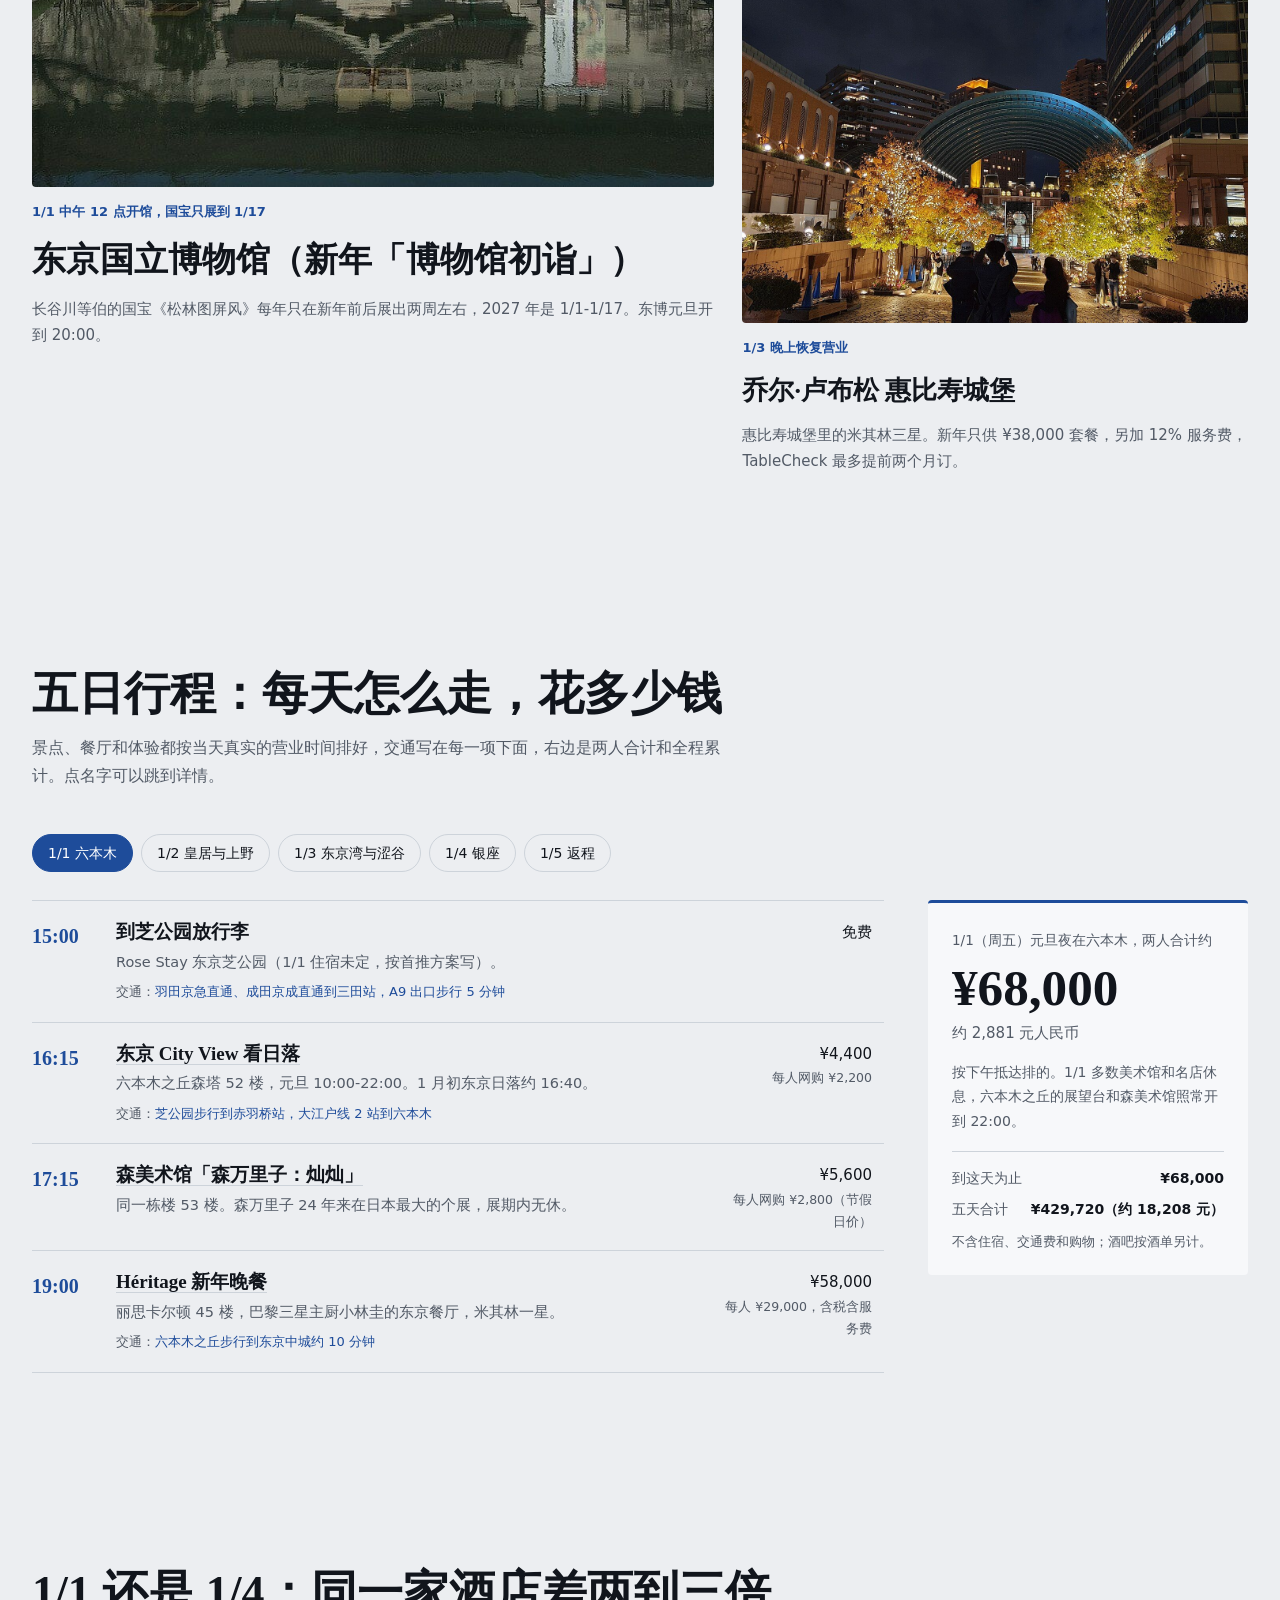
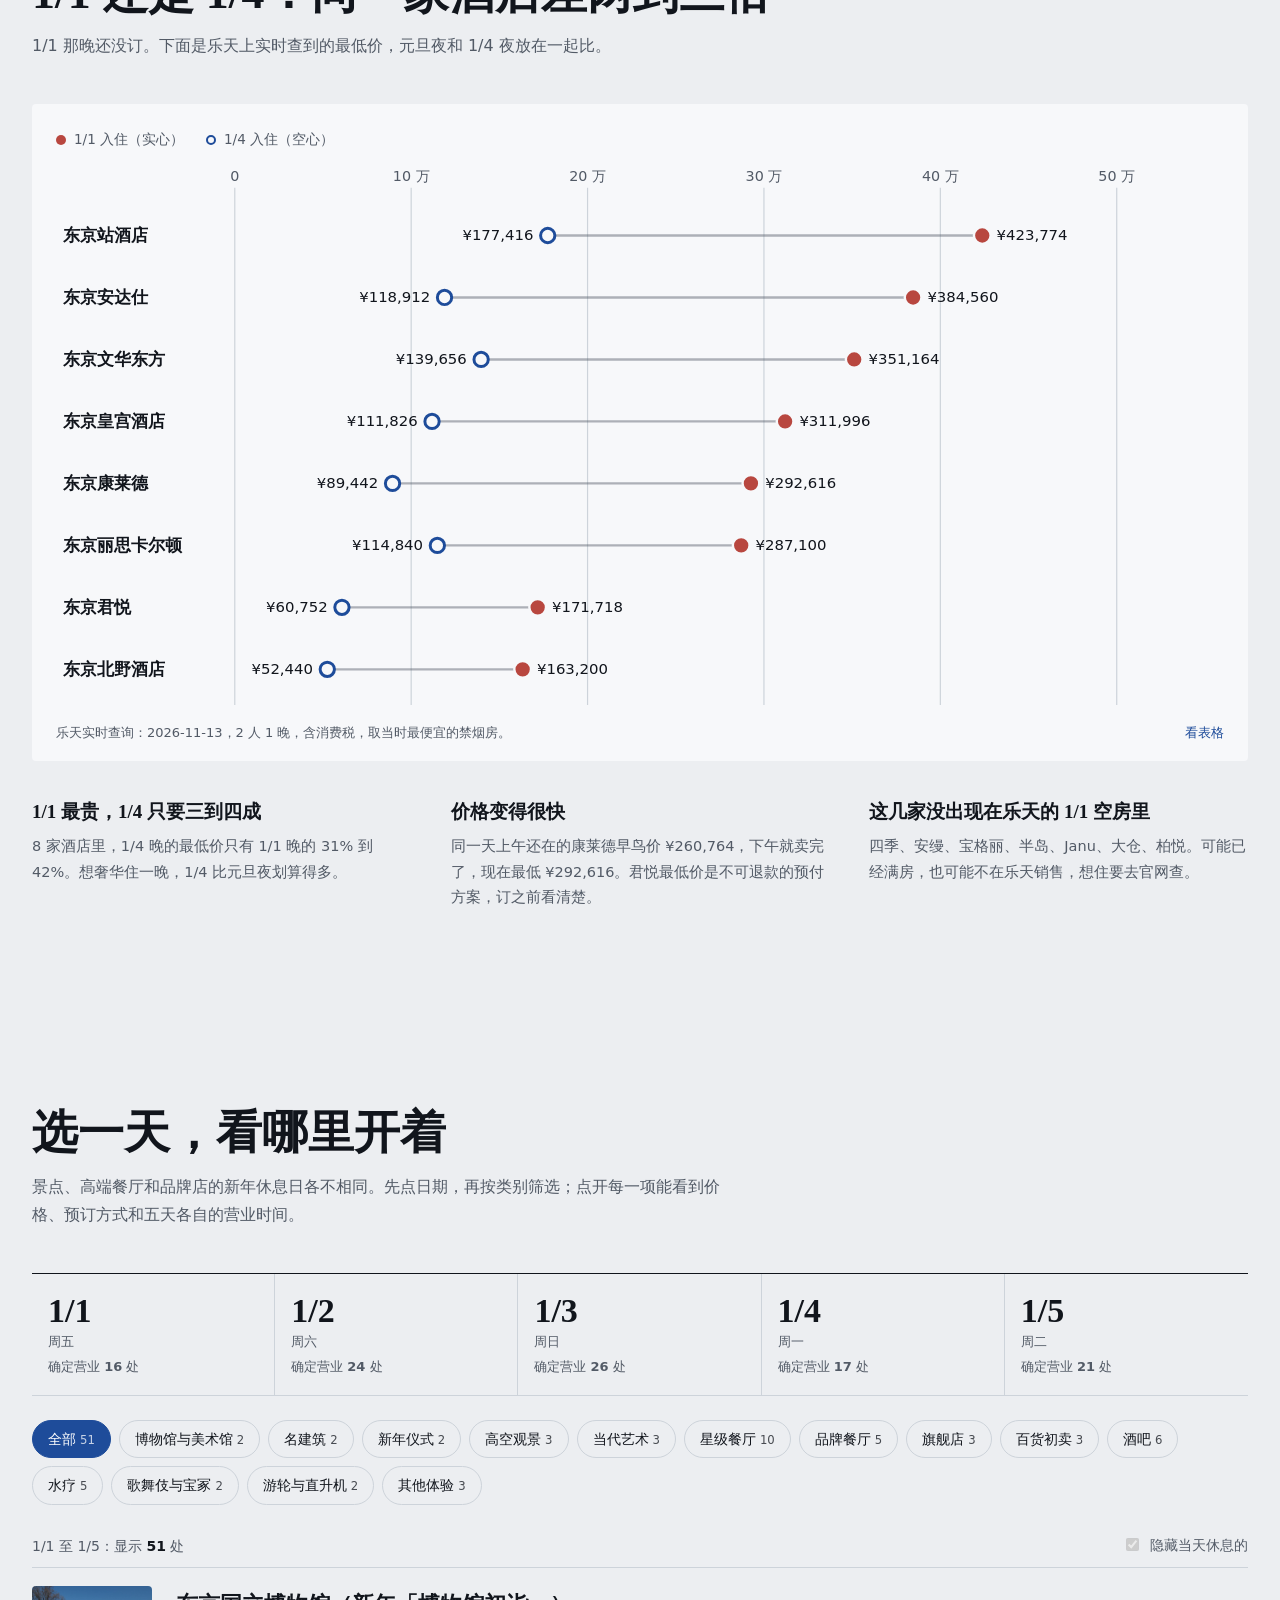
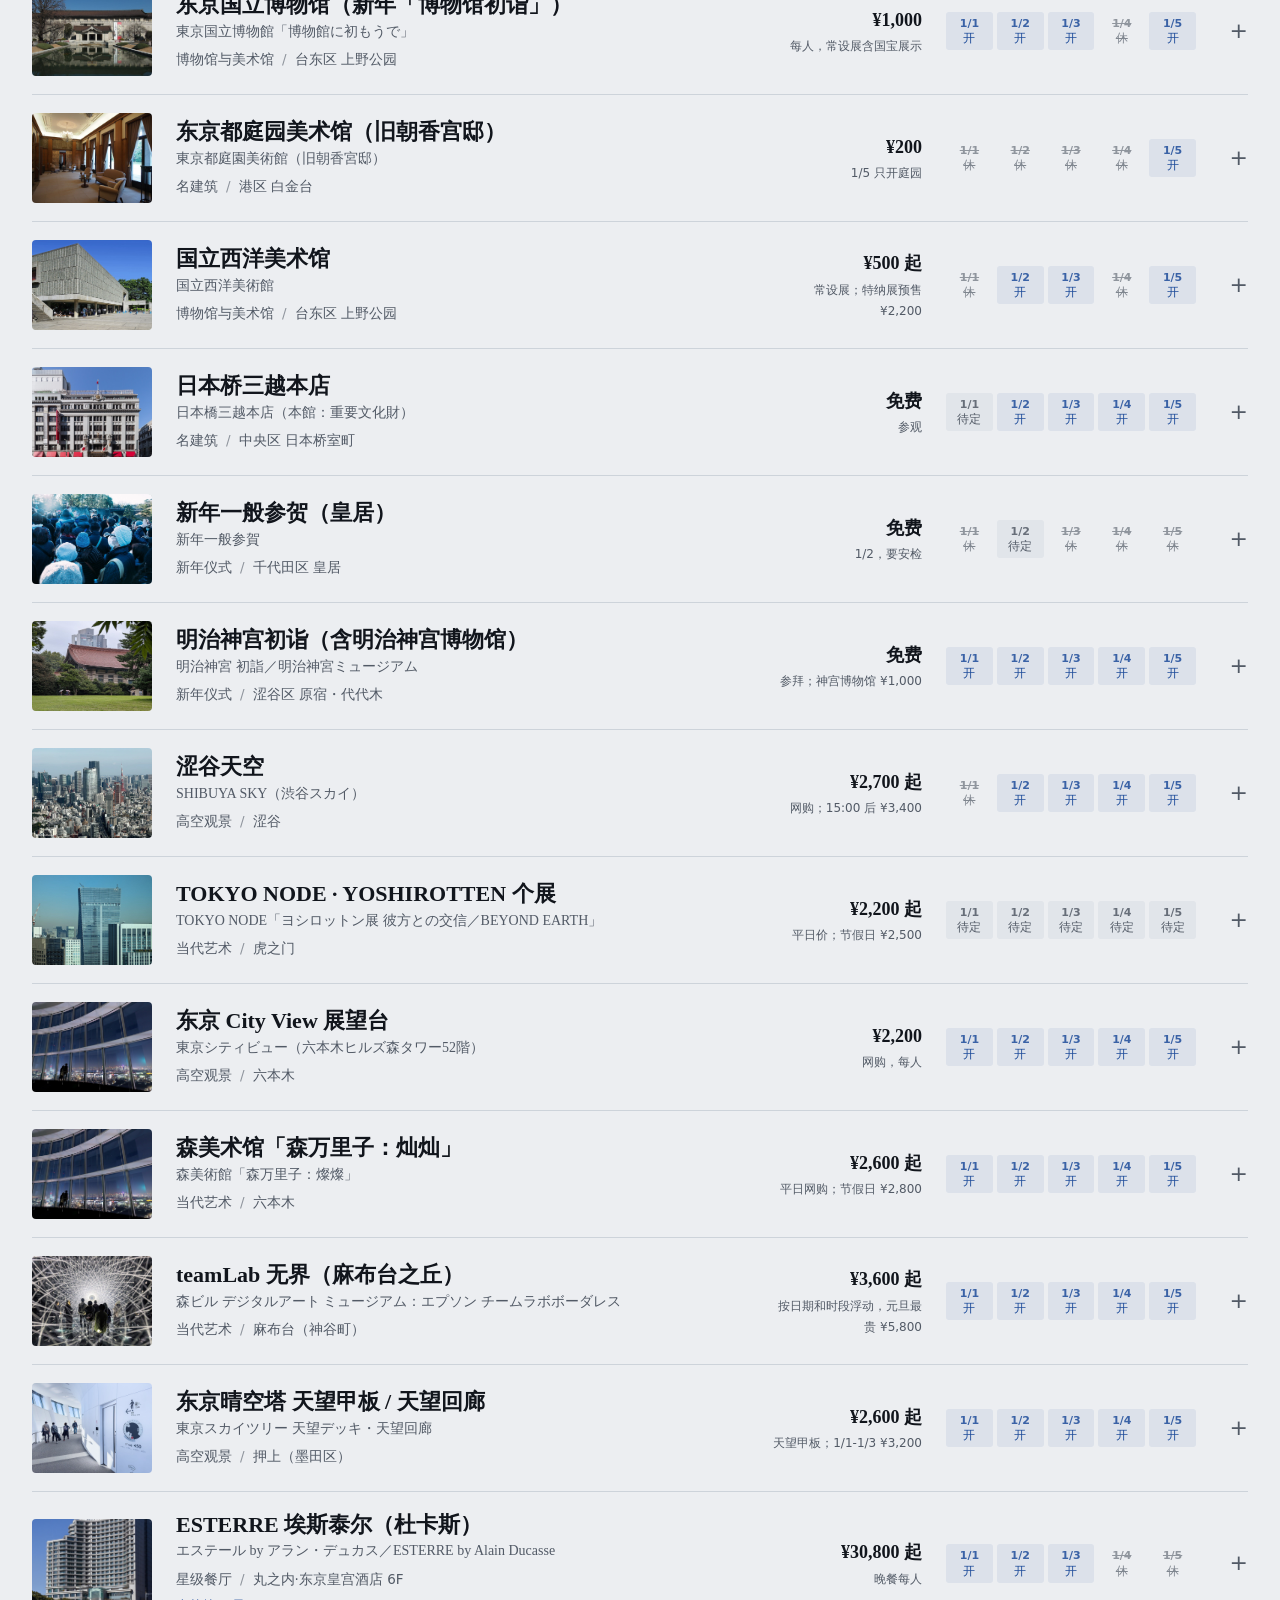
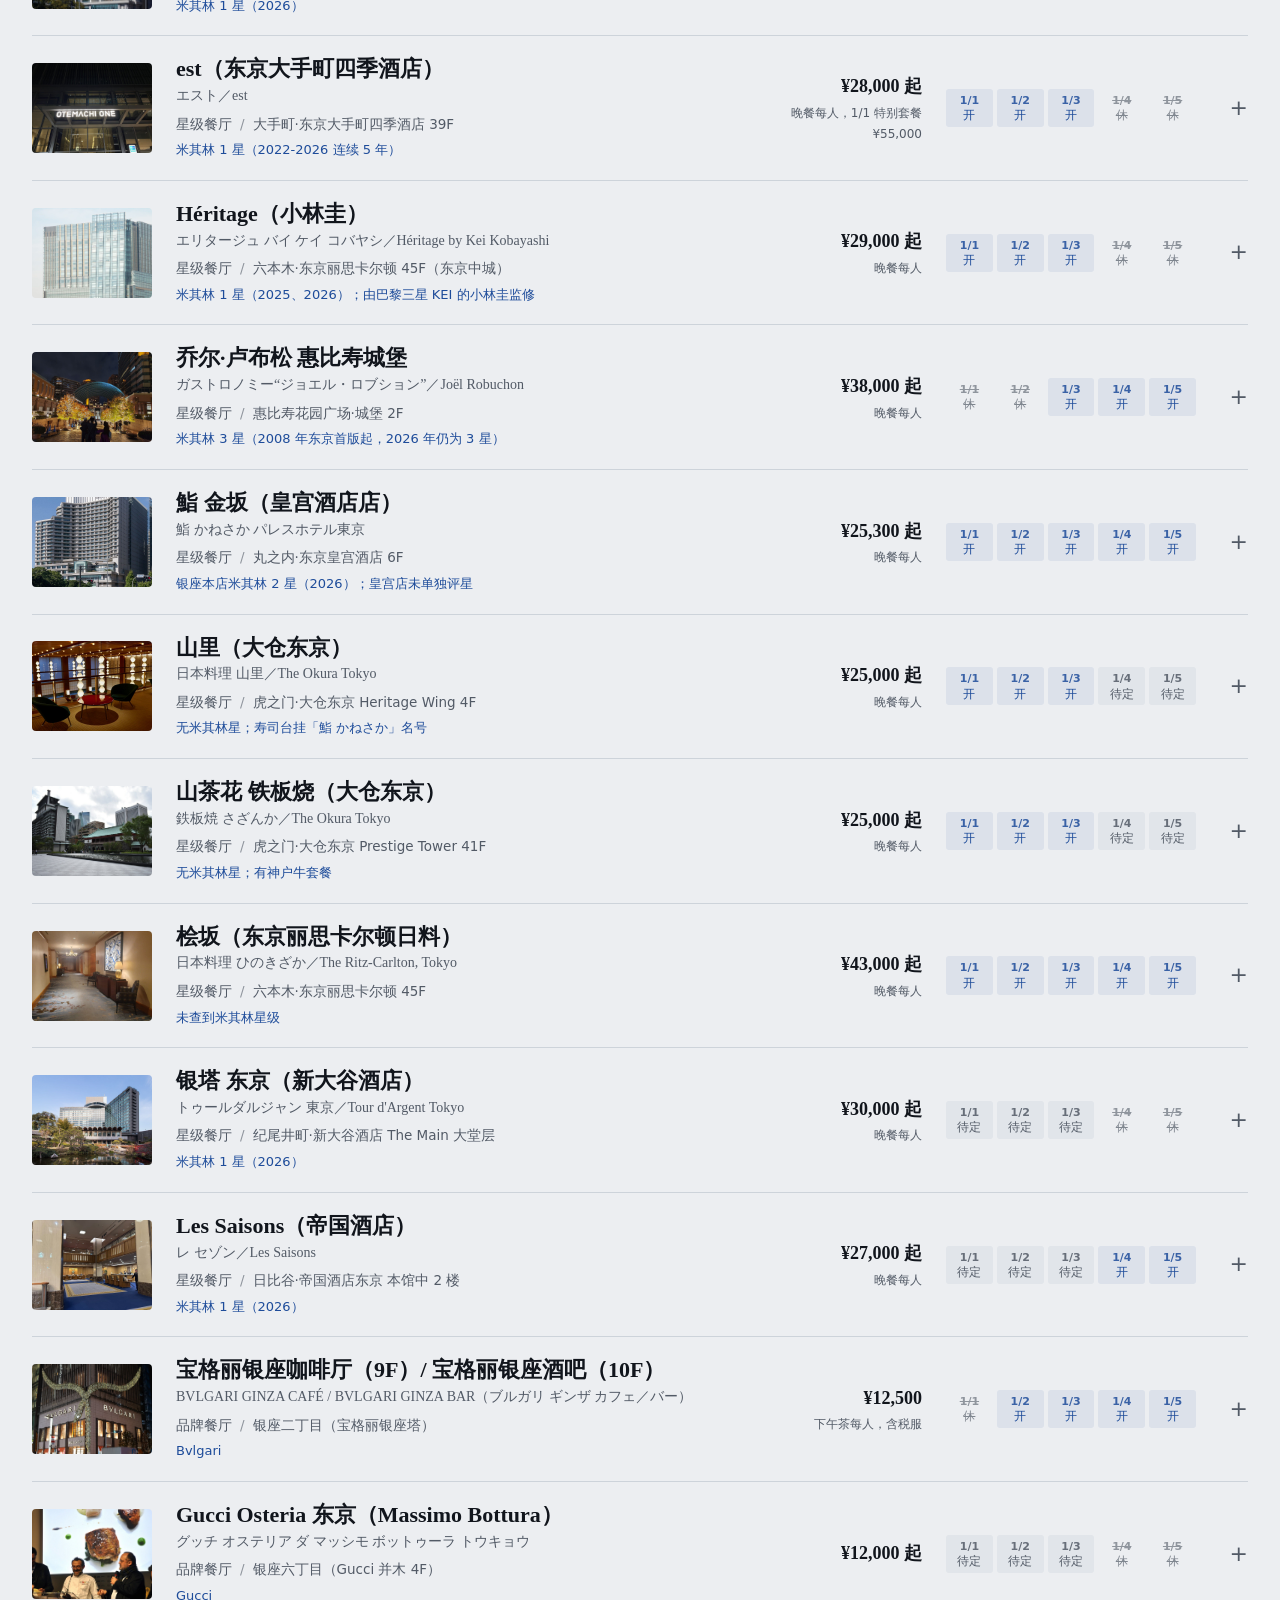
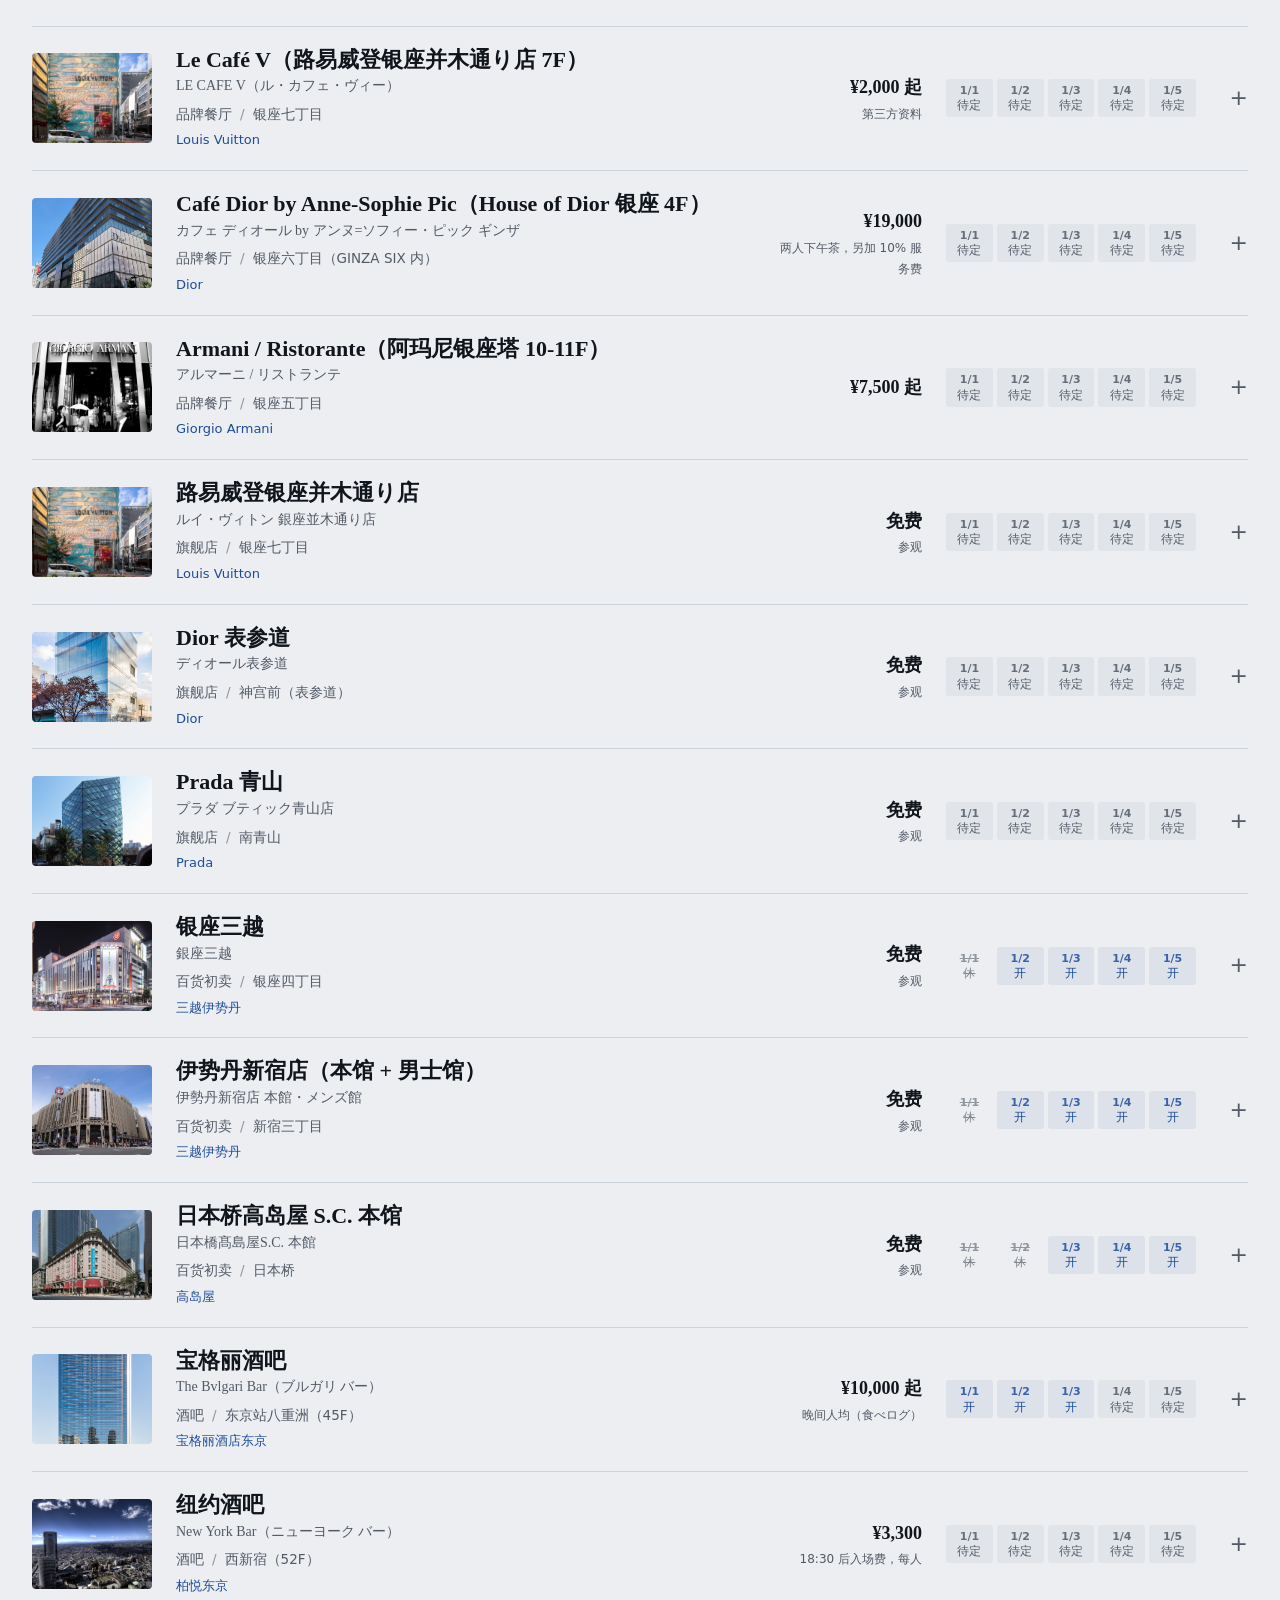
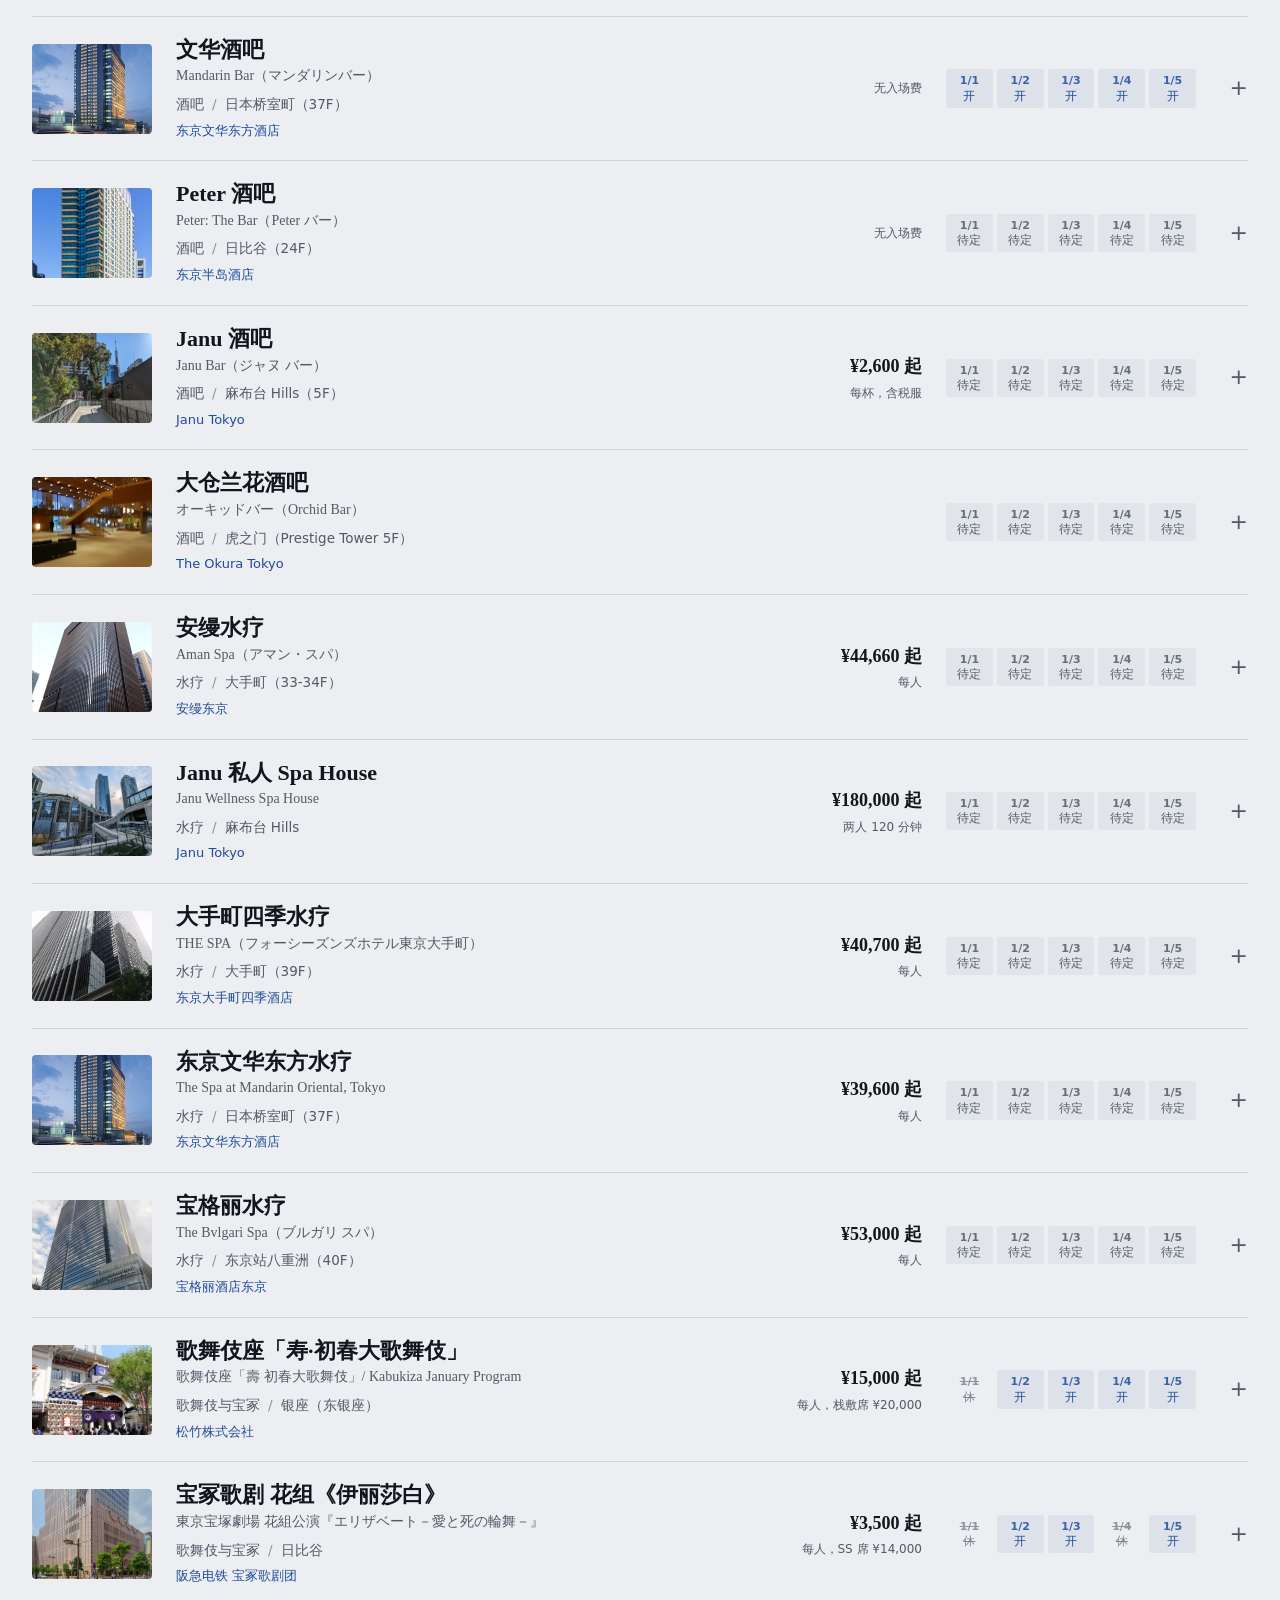
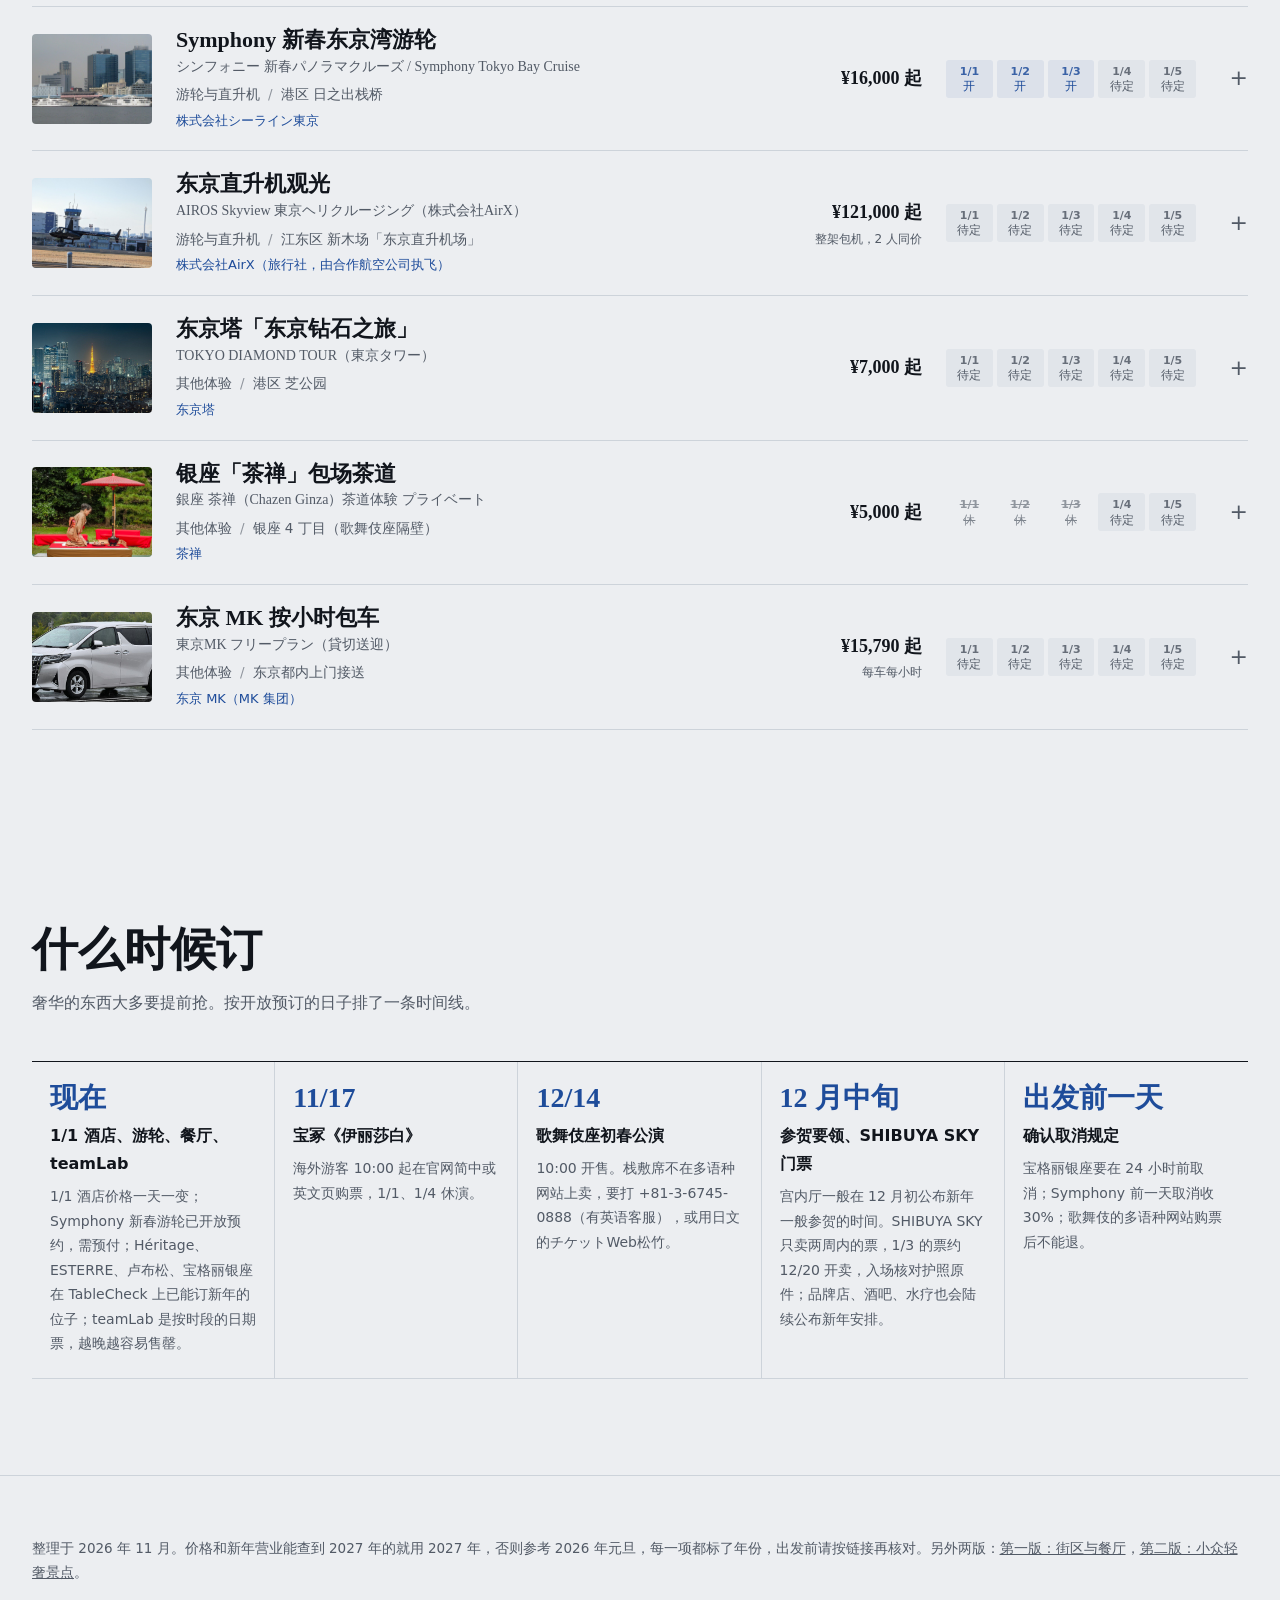
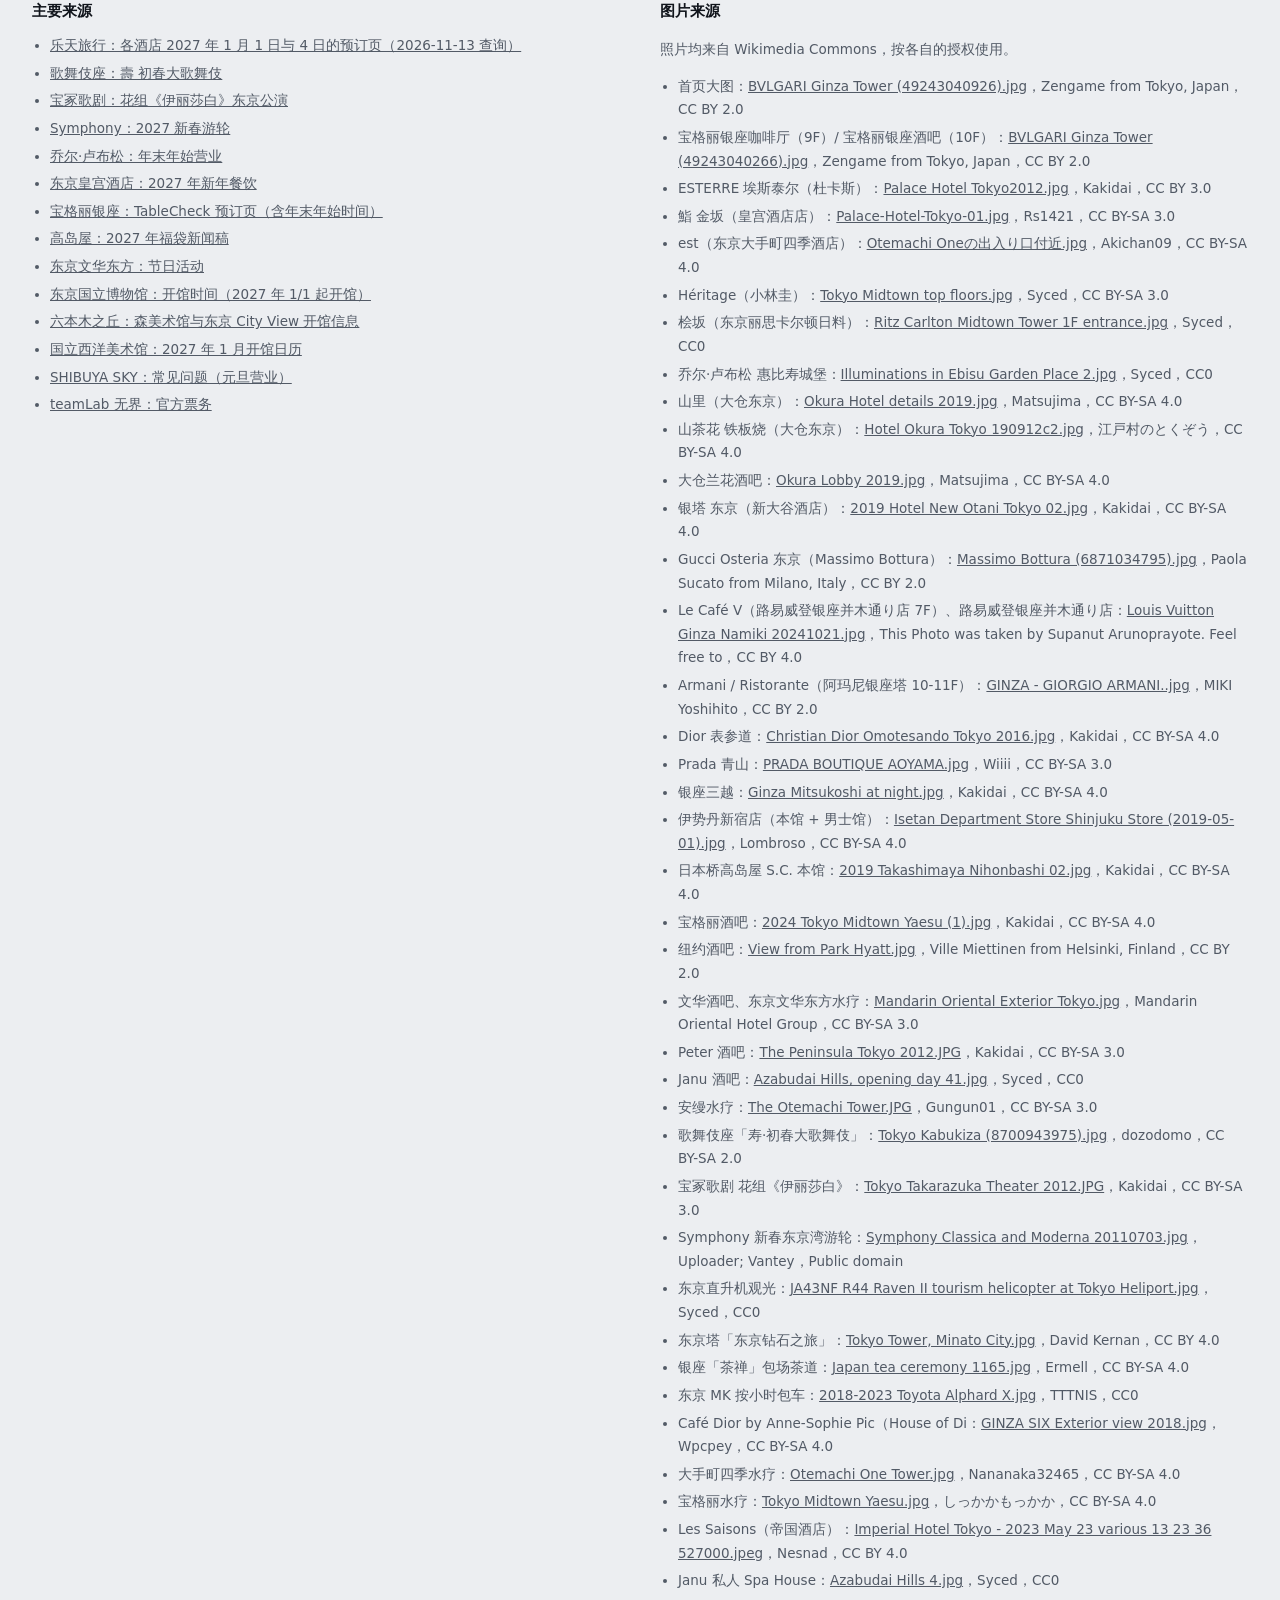
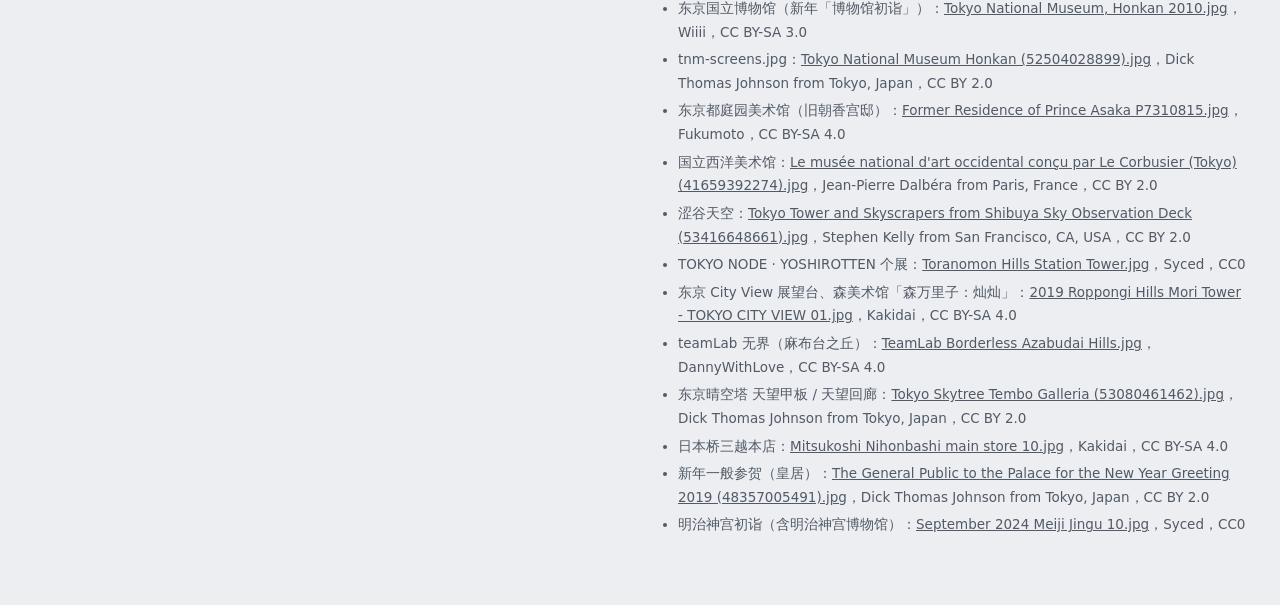
<file: v3/index.html>
<!doctype html>
<html lang="zh-CN">
<head>
  <meta charset="utf-8">
  <meta name="viewport" content="width=device-width, initial-scale=1">
  <title>东京，奢华的那一面｜2027 新年奢华攻略</title>
  <meta name="description" content="2027 年 1 月 1 日至 5 日东京奢华攻略：新年订得到的星级餐厅、品牌餐厅与旗舰店、酒店酒吧与水疗、奢华体验，逐日标明新年营业，附奢华酒店 1/1 与 1/4 房价对比。">
  <link rel="stylesheet" href="styles.css">
</head>
<body>
  <nav class="nav" aria-label="页面导航">
    <div class="wrap">
      <a class="brand" href="#top">奢华的东京</a>
      <ul>
        <li><a href="#picks-sec">精选</a></li>
        <li><a href="#oneday">五日行程</a></li>
        <li><a href="#hotels">酒店房价</a></li>
        <li><a href="#finder">按日期找</a></li>
        <li><a href="#booking">何时订</a></li>
      </ul>
      <button class="pill-btn" id="themeBtn" type="button" aria-label="切换深浅色">深色</button>
    </div>
  </nav>

  <header class="hero" id="top">
    <img src="img/hero.jpg" alt="" fetchpriority="high">
    <div class="wrap">
      <h1>东京，奢华的那一面</h1>
      <p>新年五天也订得到的星级餐桌、品牌餐厅、酒店酒吧与水疗，附真实价格。</p>
      <div class="cta">
        <a class="btn btn-solid" href="#oneday">看五日行程</a>
        <a class="btn btn-line" href="#finder">按日期找</a>
      </div>
    </div>
    <span class="credit" id="heroCredit"></span>
  </header>

  <main>
    <section class="sec" id="picks-sec">
      <div class="wrap">
        <h2>这次最想推荐的三处</h2>
        <p class="lede">新年期间确定能订、价格已经公布的三件事。</p>
        <div class="picks" id="picks"></div>
      </div>
    </section>

    <section class="sec" id="oneday">
      <div class="wrap">
        <h2>五日行程：每天怎么走，花多少钱</h2>
        <p class="lede">景点、餐厅和体验都按当天真实的营业时间排好，交通写在每一项下面，右边是两人合计和全程累计。点名字可以跳到详情。</p>
        <div class="chips" id="dayTabs" role="group" aria-label="选择日期"></div>
        <div class="ledger-wrap">
          <table class="ledger"><tbody id="ledger"></tbody></table>
          <aside class="total" id="total" aria-live="polite"></aside>
        </div>
      </div>
    </section>

    <section class="sec" id="hotels">
      <div class="wrap">
        <h2>1/1 还是 1/4：同一家酒店差两到三倍</h2>
        <p class="lede">1/1 那晚还没订。下面是乐天上实时查到的最低价，元旦夜和 1/4 夜放在一起比。</p>
        <div class="chart-box reveal">
          <div class="legend"><span><i class="j1"></i>1/1 入住（实心）</span><span><i class="j4"></i>1/4 入住（空心）</span></div>
          <div id="chart"></div>
          <div class="chart-foot"><span id="hotelChecked"></span><button class="linkbtn" id="tableBtn" type="button">看表格</button></div>
          <table class="htable" id="htable" hidden></table>
        </div>
        <div class="hotel-notes" id="hotelNotes"></div>
      </div>
    </section>

    <section class="sec" id="finder">
      <div class="wrap">
        <h2>选一天，看哪里开着</h2>
        <p class="lede">景点、高端餐厅和品牌店的新年休息日各不相同。先点日期，再按类别筛选；点开每一项能看到价格、预订方式和五天各自的营业时间。</p>
        <div class="dayband" id="dayband" role="group" aria-label="选择日期"></div>
        <div class="chips" id="groupChips" role="group" aria-label="按类别筛选"></div>
        <div class="found" id="found" aria-live="polite"></div>
        <ul class="index" id="index"></ul>
      </div>
    </section>

    <section class="sec" id="booking">
      <div class="wrap">
        <h2>什么时候订</h2>
        <p class="lede">奢华的东西大多要提前抢。按开放预订的日子排了一条时间线。</p>
        <ol class="timeline" id="timeline"></ol>
      </div>
    </section>
  </main>

  <footer>
    <div class="wrap">
      <p>整理于 2026 年 11 月。价格和新年营业能查到 2027 年的就用 2027 年，否则参考 2026 年元旦，每一项都标了年份，出发前请按链接再核对。另外两版：<a href="../v1/">第一版：街区与餐厅</a>，<a href="../v2/">第二版：小众轻奢景点</a>。</p>
      <div class="cols">
        <div>
          <h3>主要来源</h3>
          <ul id="sources"></ul>
        </div>
        <div>
          <h3>图片来源</h3>
          <p>照片均来自 Wikimedia Commons，按各自的授权使用。</p>
          <ul id="credits"></ul>
        </div>
      </div>
    </div>
  </footer>

  <script src="data.js"></script>
  <script src="app.js"></script>
</body>
</html>
</file>
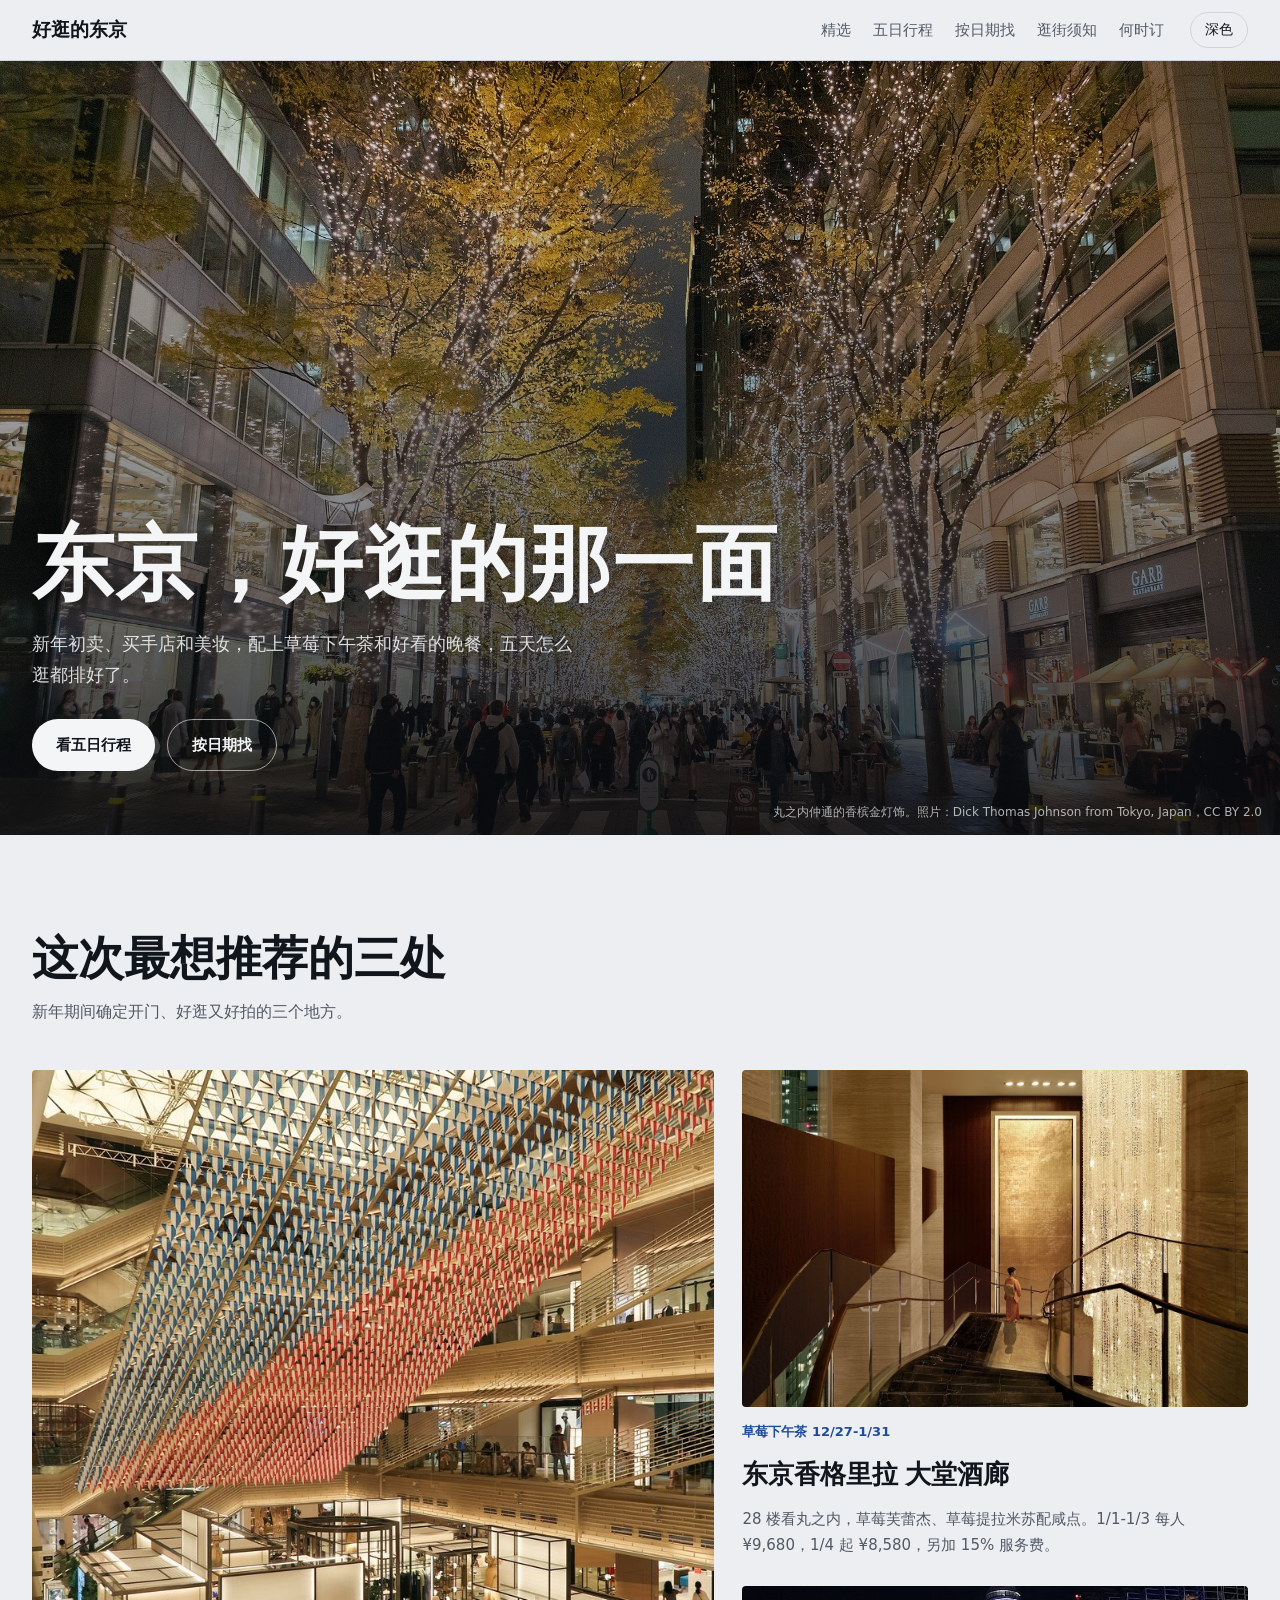
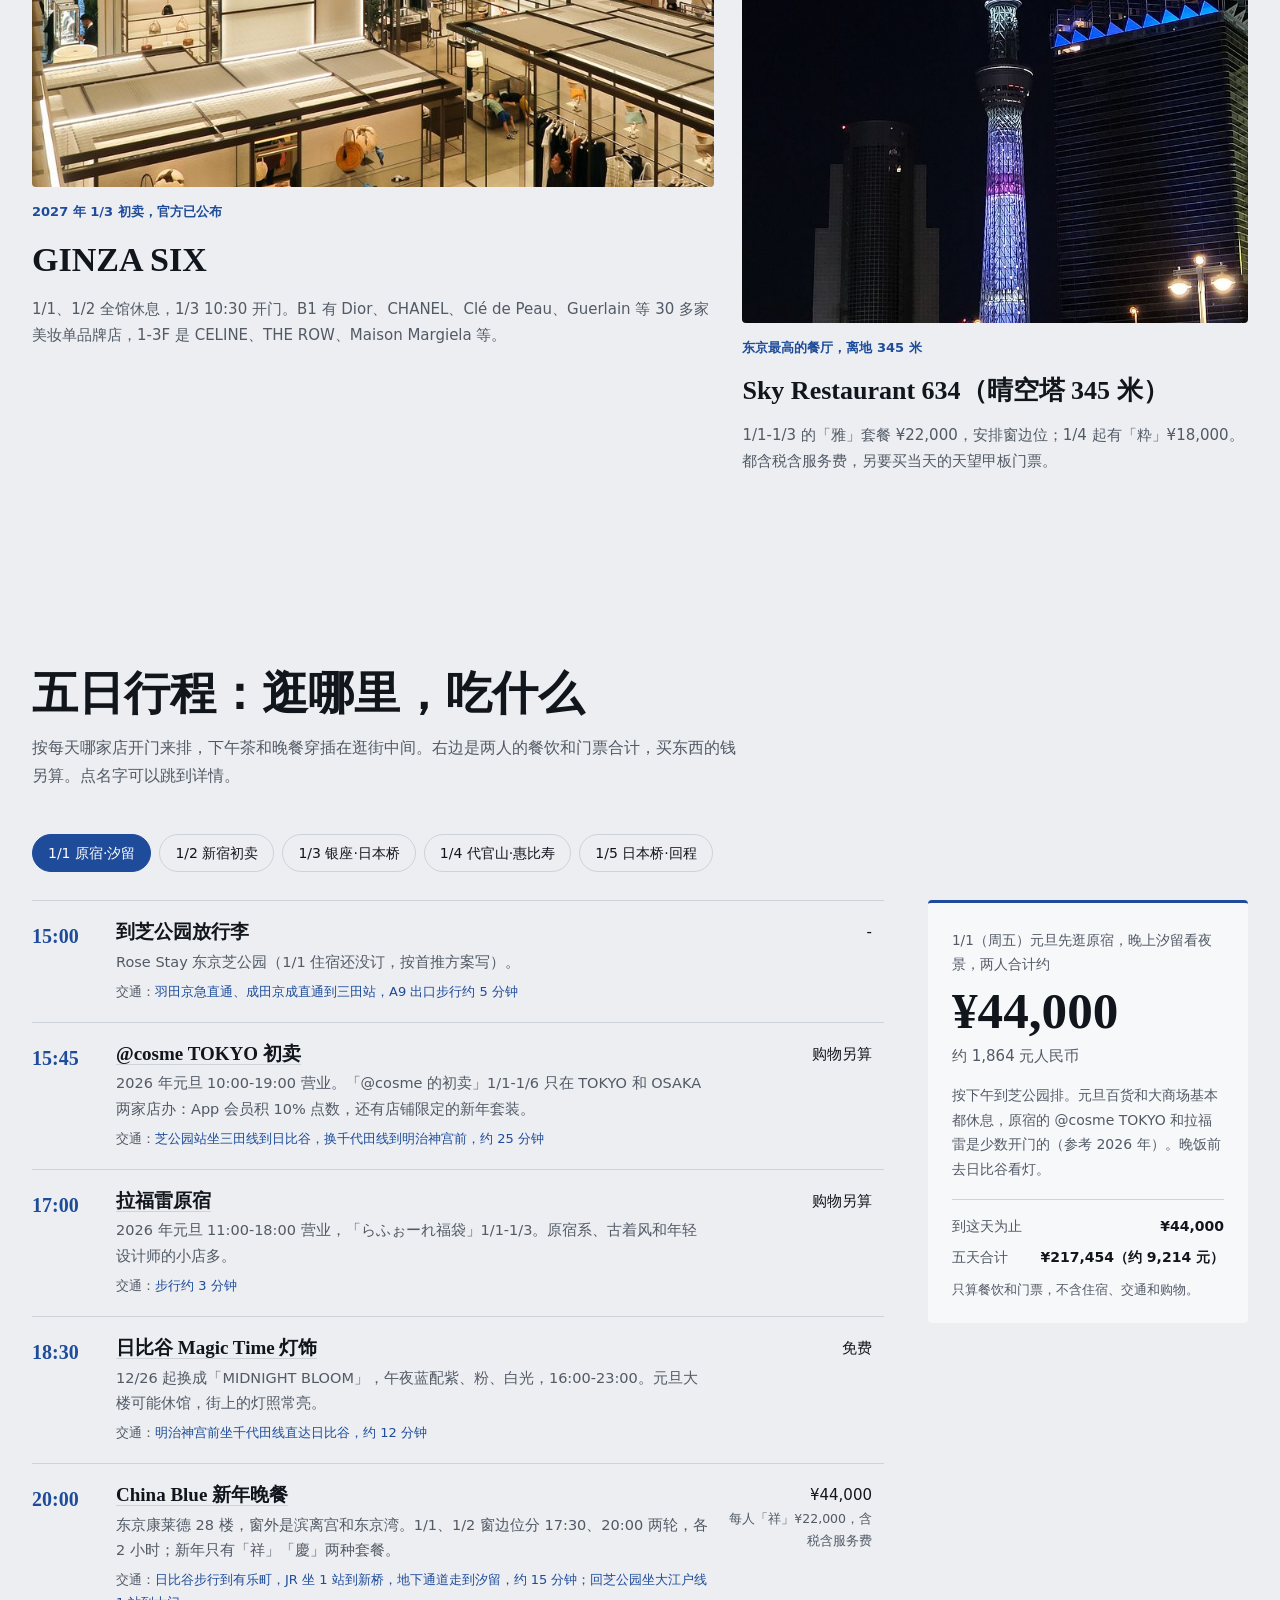
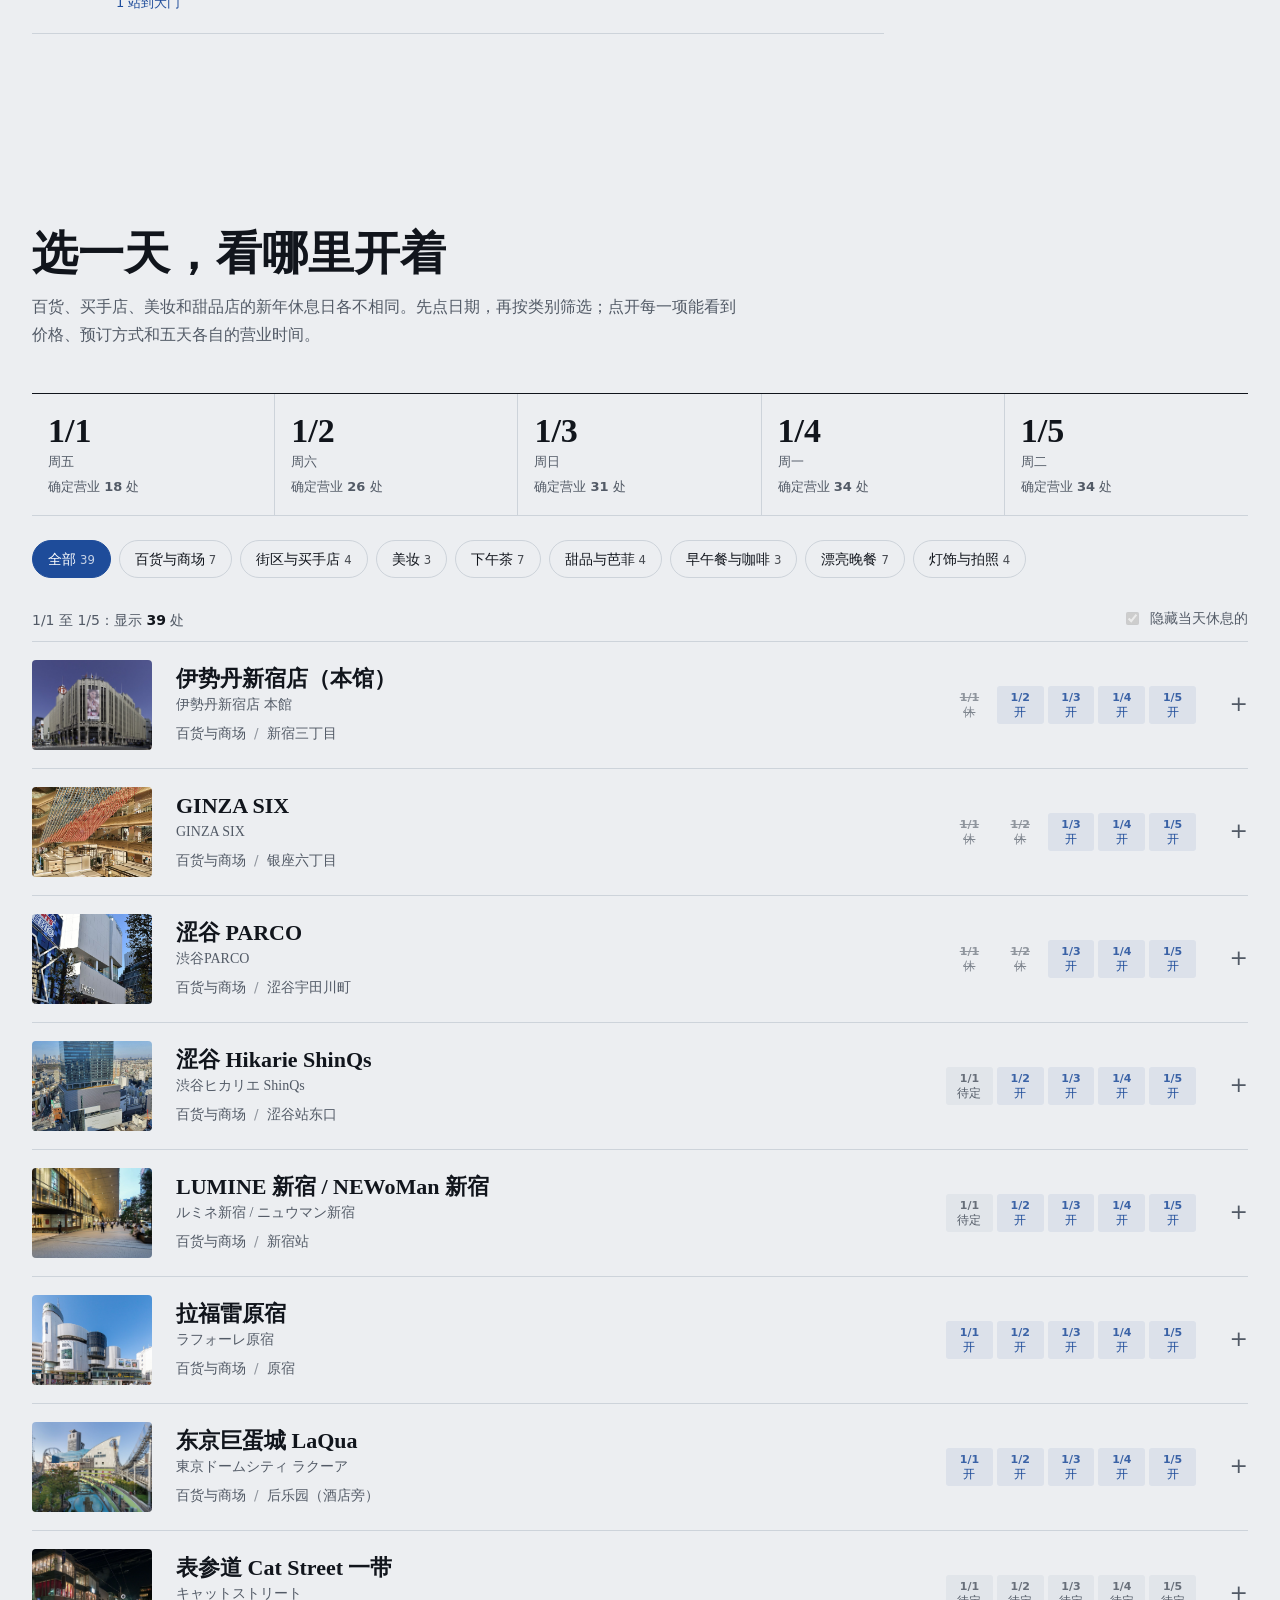
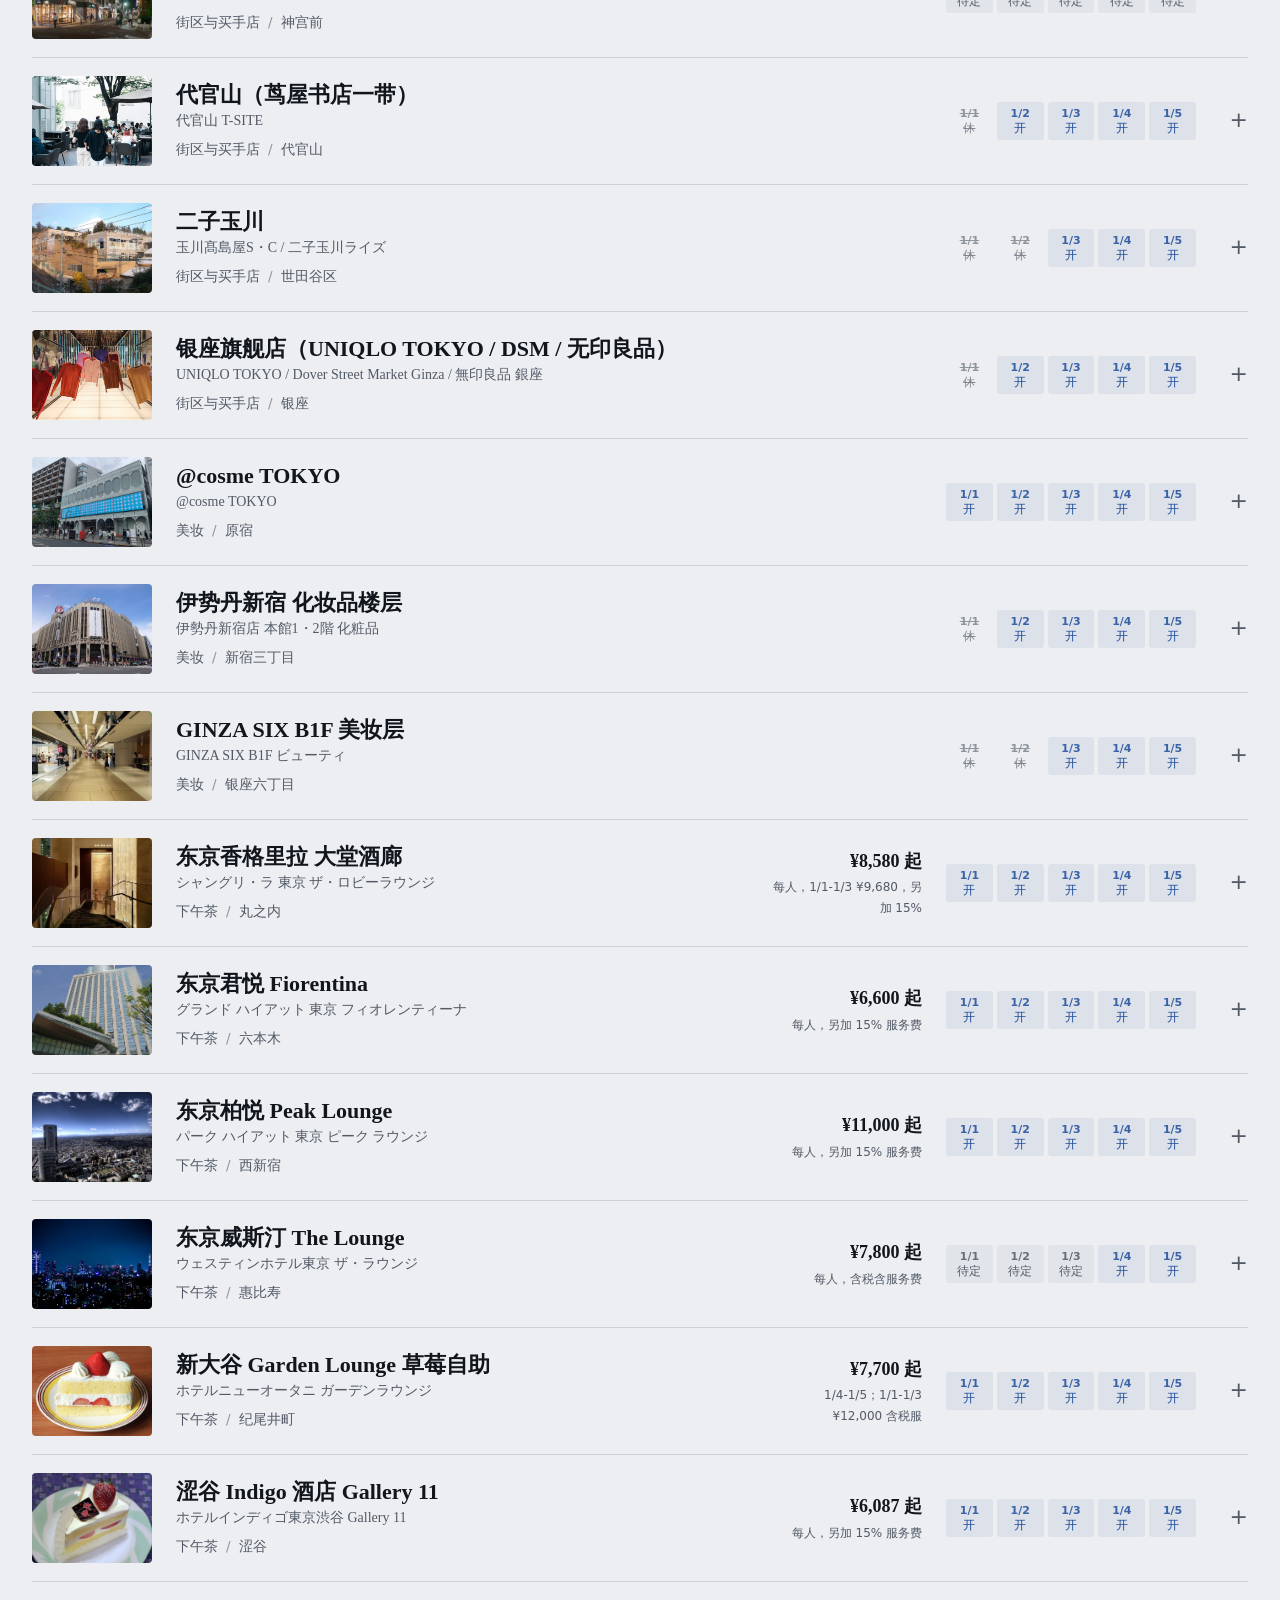
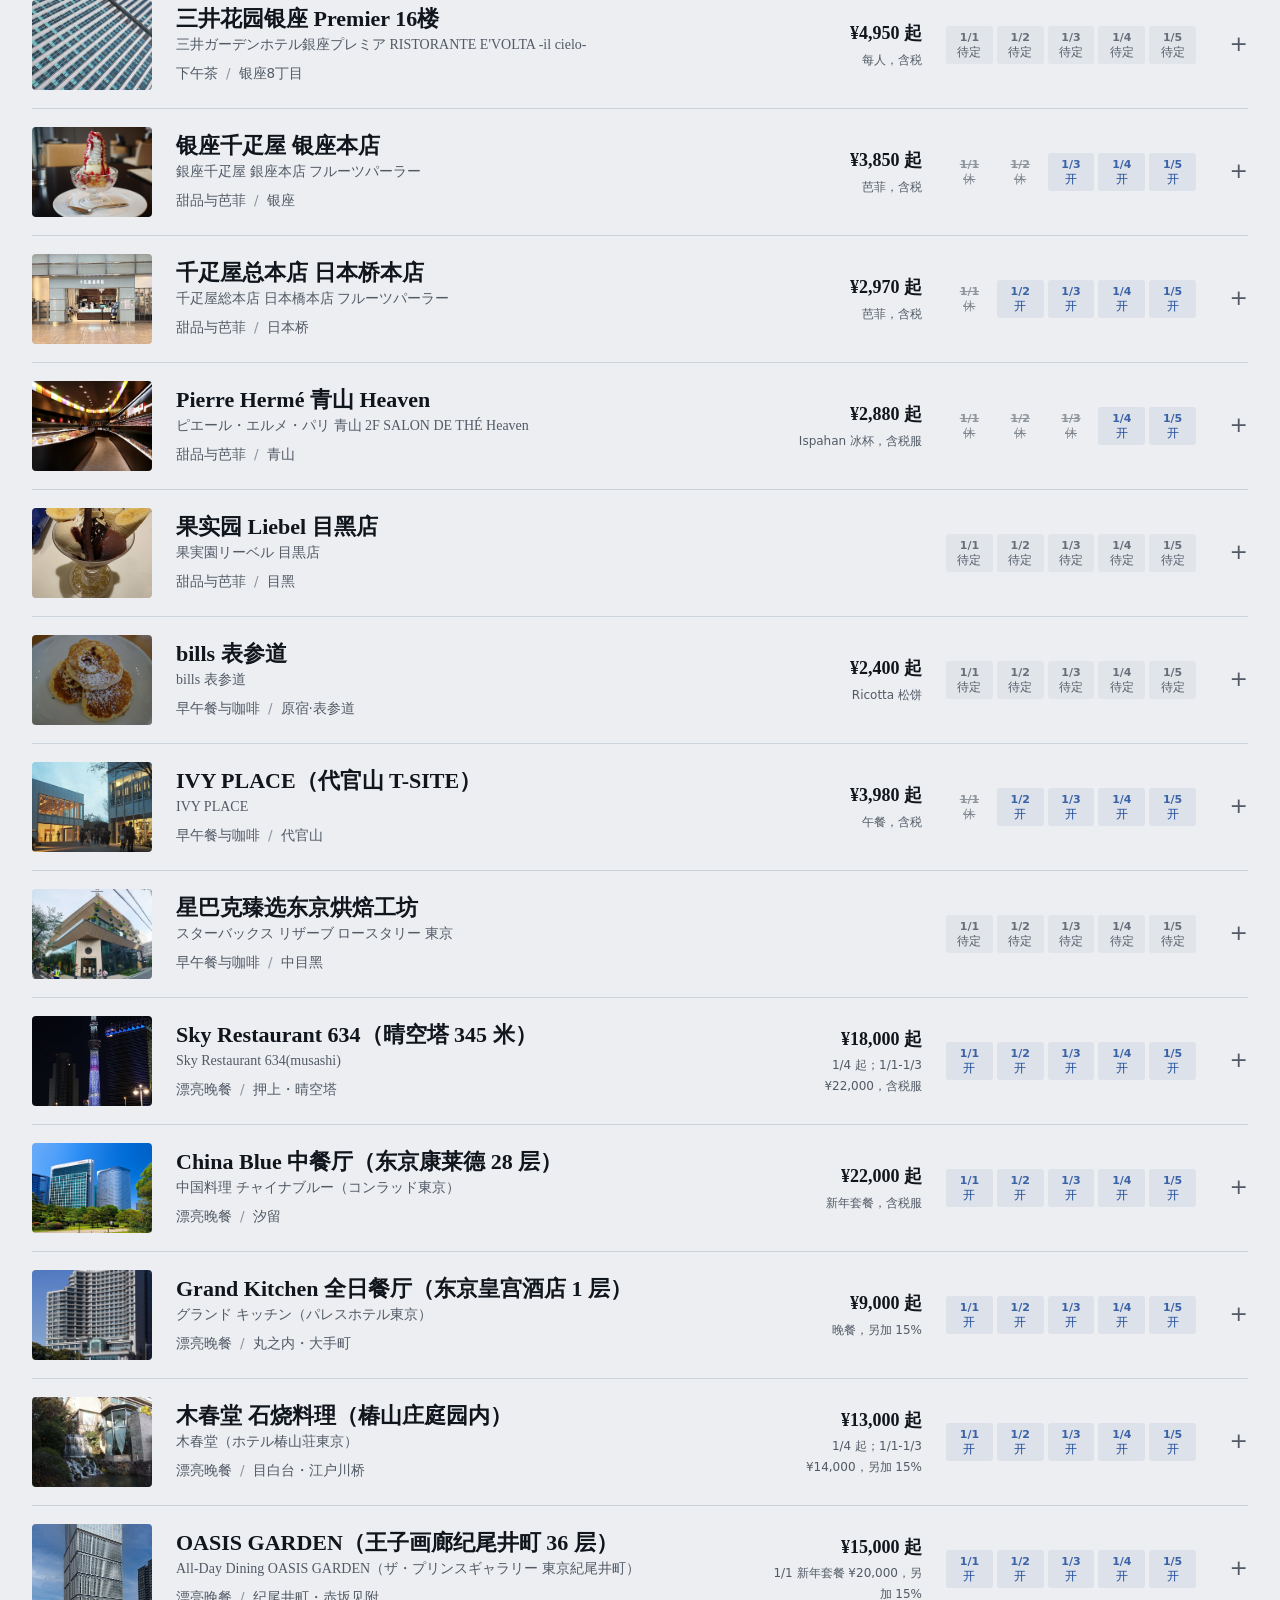
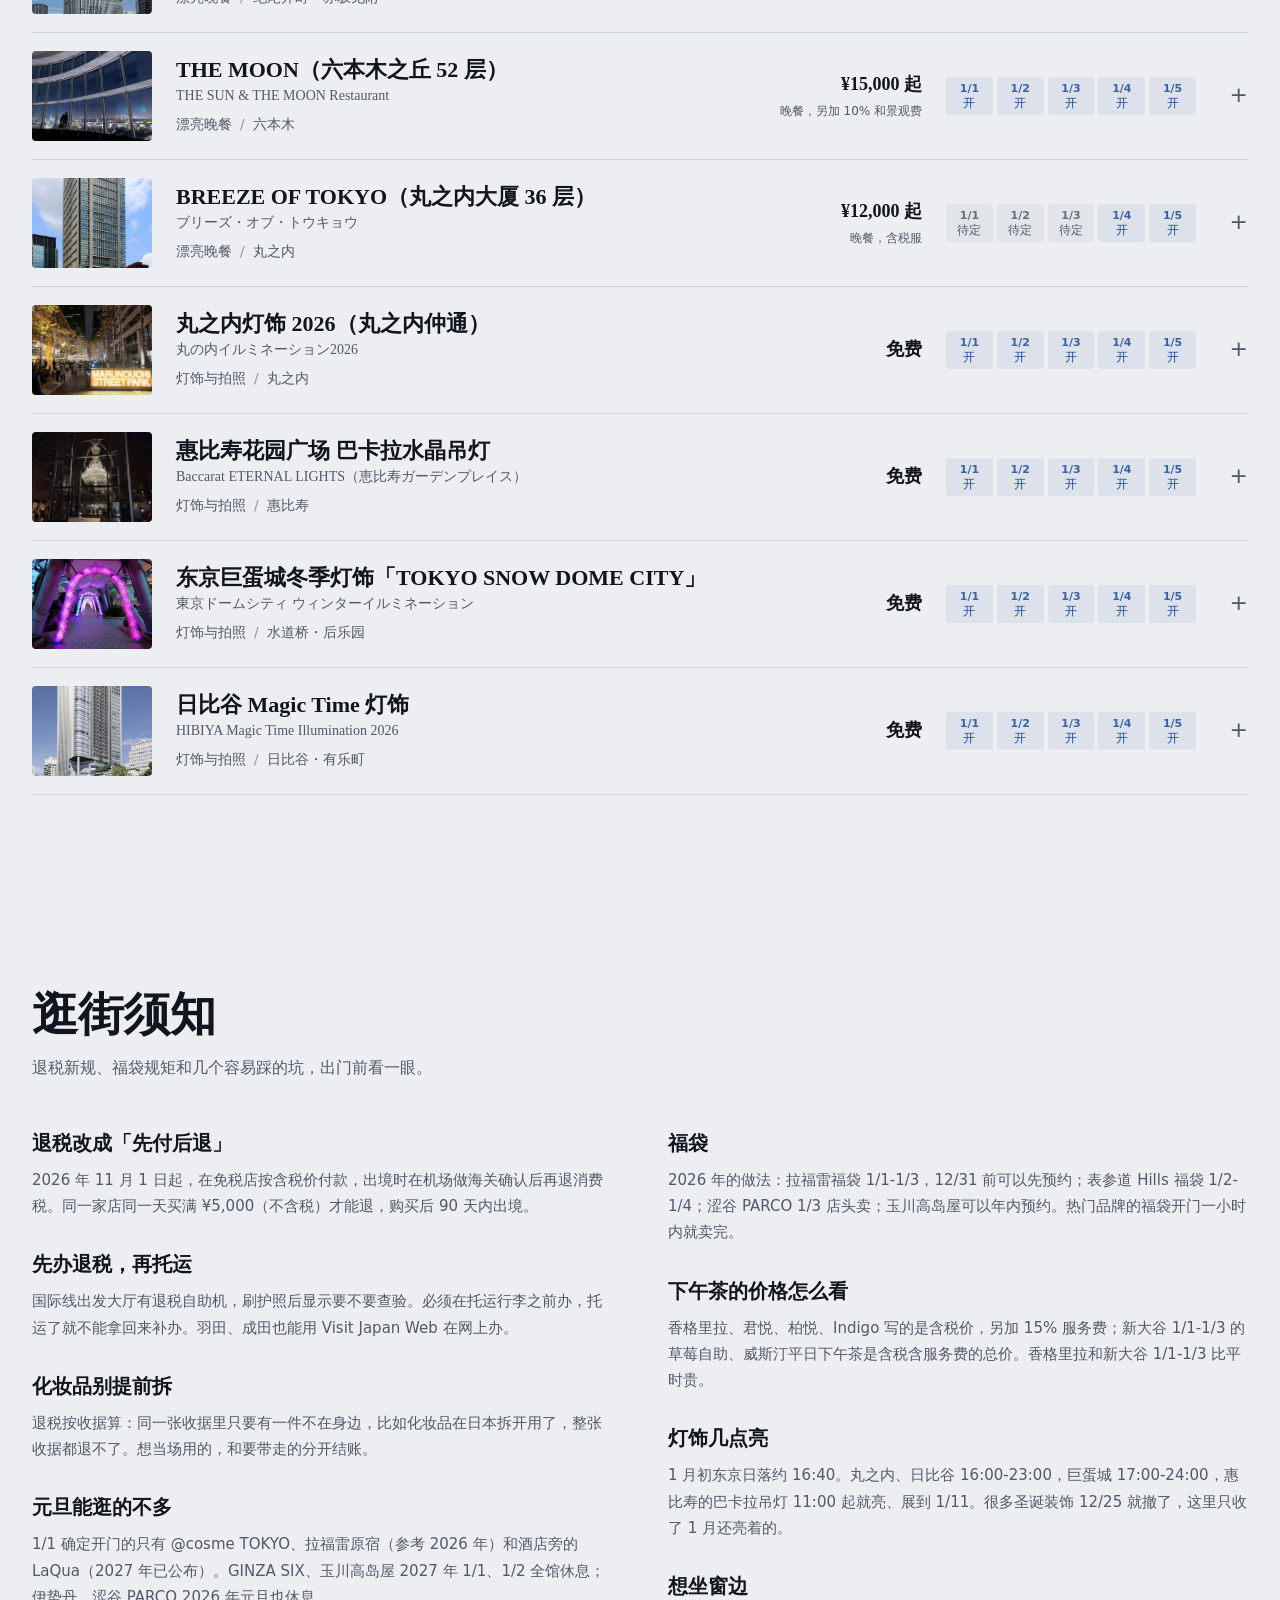
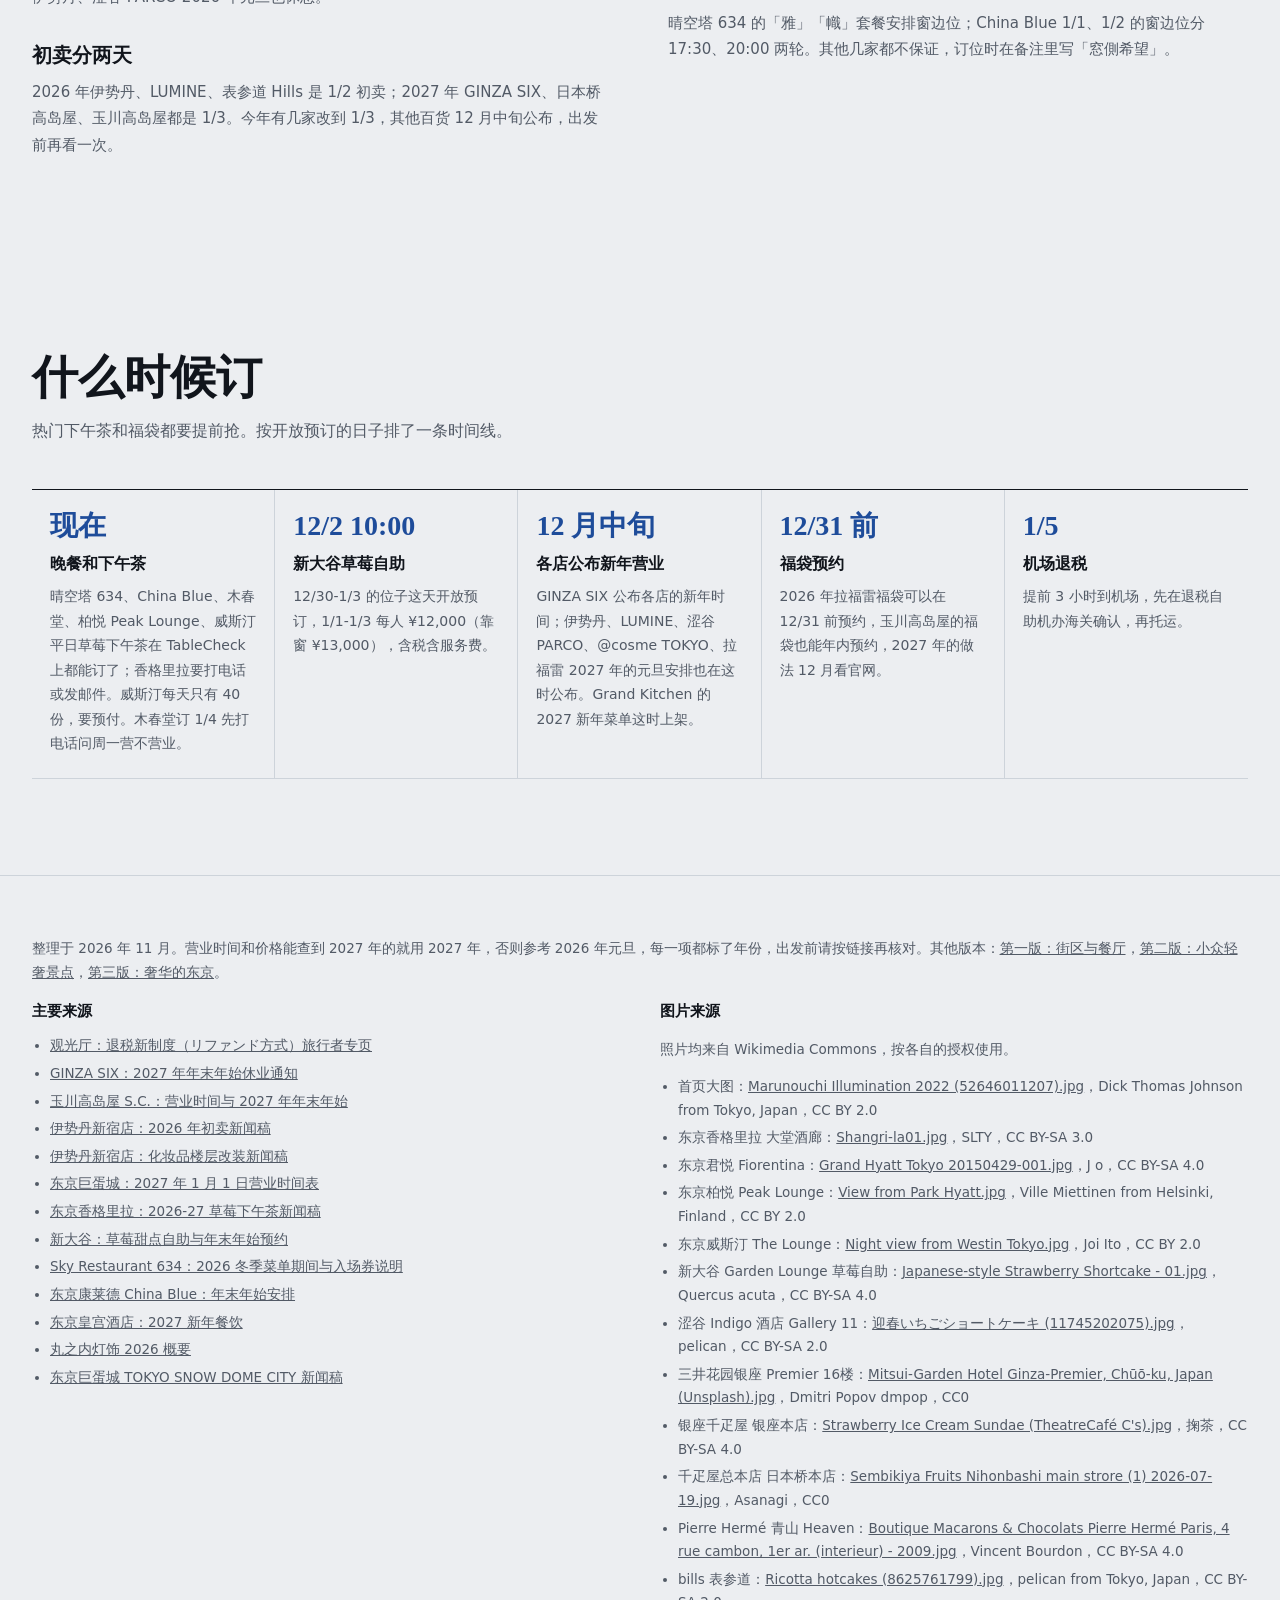
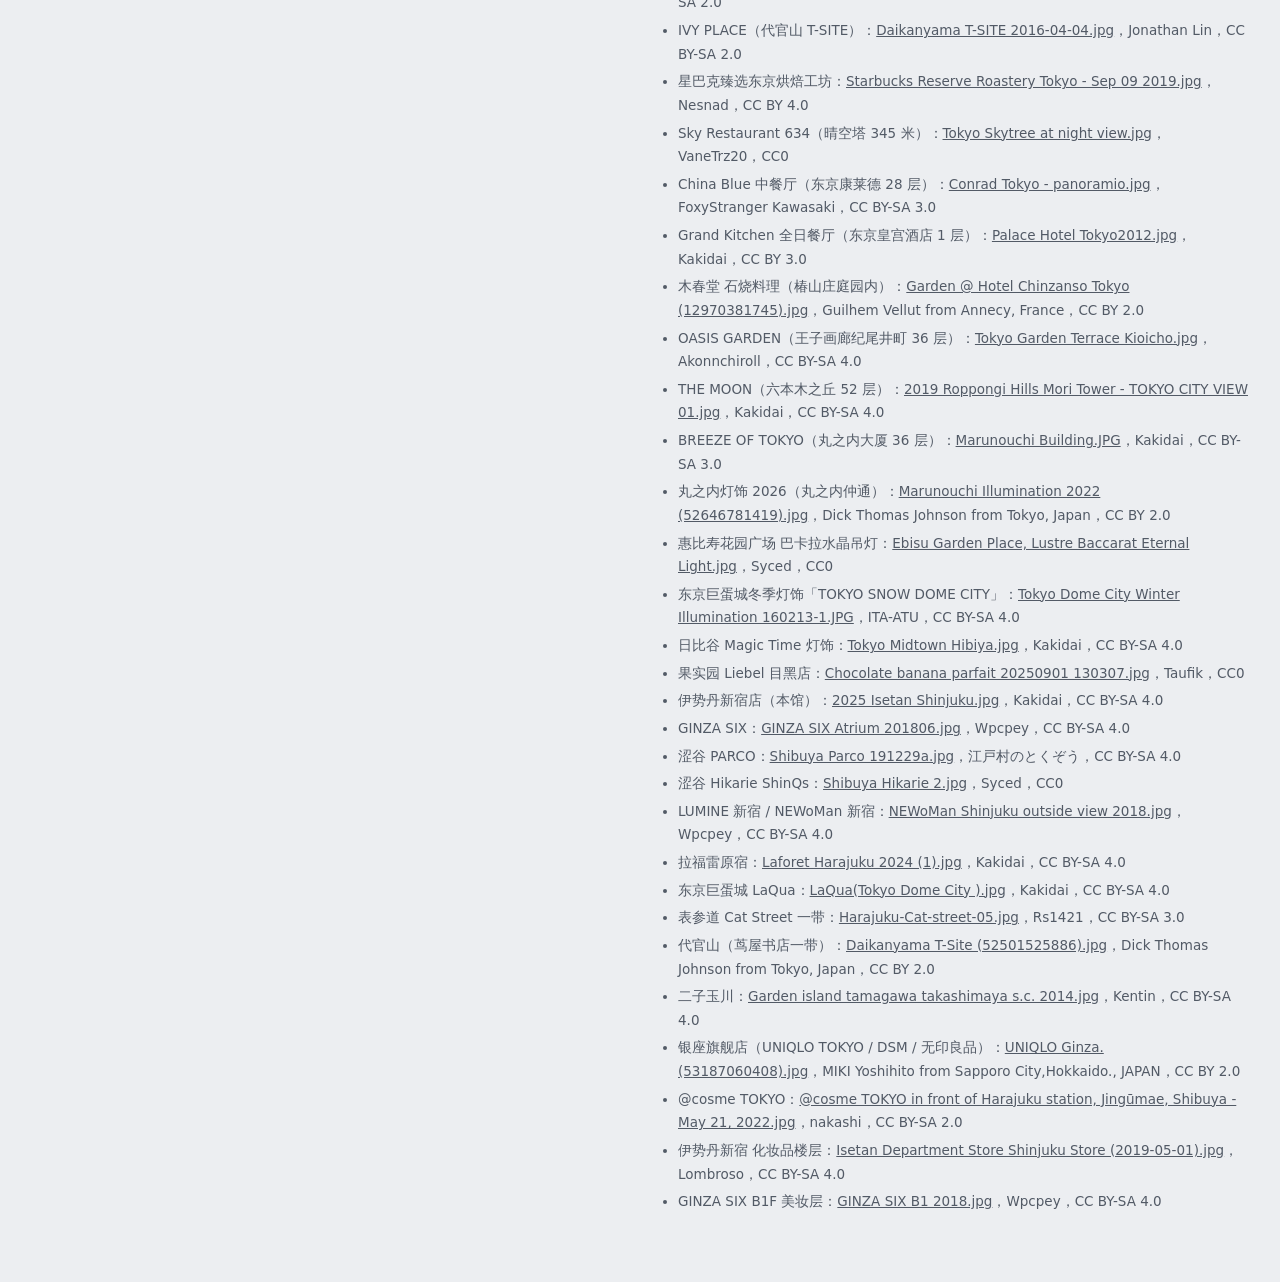
<file: v4/index.html>
<!doctype html>
<html lang="zh-CN">
<head>
  <meta charset="utf-8">
  <meta name="viewport" content="width=device-width, initial-scale=1">
  <title>东京，好逛的那一面｜2027 新年逛街与漂亮饭攻略</title>
  <meta name="description" content="2027 年 1 月 1 日至 5 日东京逛街攻略：百货初卖与福袋、买手店与美妆、草莓下午茶与漂亮饭、1 月还亮着的灯饰，逐日标明新年营业，附五日行程。">
  <link rel="stylesheet" href="styles.css">
</head>
<body>
  <nav class="nav" aria-label="页面导航">
    <div class="wrap">
      <a class="brand" href="#top">好逛的东京</a>
      <ul>
        <li><a href="#picks-sec">精选</a></li>
        <li><a href="#oneday">五日行程</a></li>
        <li><a href="#finder">按日期找</a></li>
        <li><a href="#notes-sec">逛街须知</a></li>
        <li><a href="#booking">何时订</a></li>
      </ul>
      <button class="pill-btn" id="themeBtn" type="button" aria-label="切换深浅色">深色</button>
    </div>
  </nav>

  <header class="hero" id="top">
    <img src="img/hero.jpg" alt="" fetchpriority="high">
    <div class="wrap">
      <h1>东京，好逛的那一面</h1>
      <p>新年初卖、买手店和美妆，配上草莓下午茶和好看的晚餐，五天怎么逛都排好了。</p>
      <div class="cta">
        <a class="btn btn-solid" href="#oneday">看五日行程</a>
        <a class="btn btn-line" href="#finder">按日期找</a>
      </div>
    </div>
    <span class="credit" id="heroCredit"></span>
  </header>

  <main>
    <section class="sec" id="picks-sec">
      <div class="wrap">
        <h2>这次最想推荐的三处</h2>
        <p class="lede">新年期间确定开门、好逛又好拍的三个地方。</p>
        <div class="picks" id="picks"></div>
      </div>
    </section>

    <section class="sec" id="oneday">
      <div class="wrap">
        <h2>五日行程：逛哪里，吃什么</h2>
        <p class="lede">按每天哪家店开门来排，下午茶和晚餐穿插在逛街中间。右边是两人的餐饮和门票合计，买东西的钱另算。点名字可以跳到详情。</p>
        <div class="chips" id="dayTabs" role="group" aria-label="选择日期"></div>
        <div class="ledger-wrap">
          <table class="ledger"><tbody id="ledger"></tbody></table>
          <aside class="total" id="total" aria-live="polite"></aside>
        </div>
      </div>
    </section>

    <section class="sec" id="finder">
      <div class="wrap">
        <h2>选一天，看哪里开着</h2>
        <p class="lede">百货、买手店、美妆和甜品店的新年休息日各不相同。先点日期，再按类别筛选；点开每一项能看到价格、预订方式和五天各自的营业时间。</p>
        <div class="dayband" id="dayband" role="group" aria-label="选择日期"></div>
        <div class="chips" id="groupChips" role="group" aria-label="按类别筛选"></div>
        <div class="found" id="found" aria-live="polite"></div>
        <ul class="index" id="index"></ul>
      </div>
    </section>

    <section class="sec" id="notes-sec">
      <div class="wrap">
        <h2>逛街须知</h2>
        <p class="lede">退税新规、福袋规矩和几个容易踩的坑，出门前看一眼。</p>
        <div class="notes" id="notes"></div>
      </div>
    </section>

    <section class="sec" id="booking">
      <div class="wrap">
        <h2>什么时候订</h2>
        <p class="lede">热门下午茶和福袋都要提前抢。按开放预订的日子排了一条时间线。</p>
        <ol class="timeline" id="timeline"></ol>
      </div>
    </section>
  </main>

  <footer>
    <div class="wrap">
      <p>整理于 2026 年 11 月。营业时间和价格能查到 2027 年的就用 2027 年，否则参考 2026 年元旦，每一项都标了年份，出发前请按链接再核对。其他版本：<a href="../v1/">第一版：街区与餐厅</a>，<a href="../v2/">第二版：小众轻奢景点</a>，<a href="../v3/">第三版：奢华的东京</a>。</p>
      <div class="cols">
        <div>
          <h3>主要来源</h3>
          <ul id="sources"></ul>
        </div>
        <div>
          <h3>图片来源</h3>
          <p>照片均来自 Wikimedia Commons，按各自的授权使用。</p>
          <ul id="credits"></ul>
        </div>
      </div>
    </div>
  </footer>

  <script src="data.js"></script>
  <script src="app.js"></script>
</body>
</html>
</file>
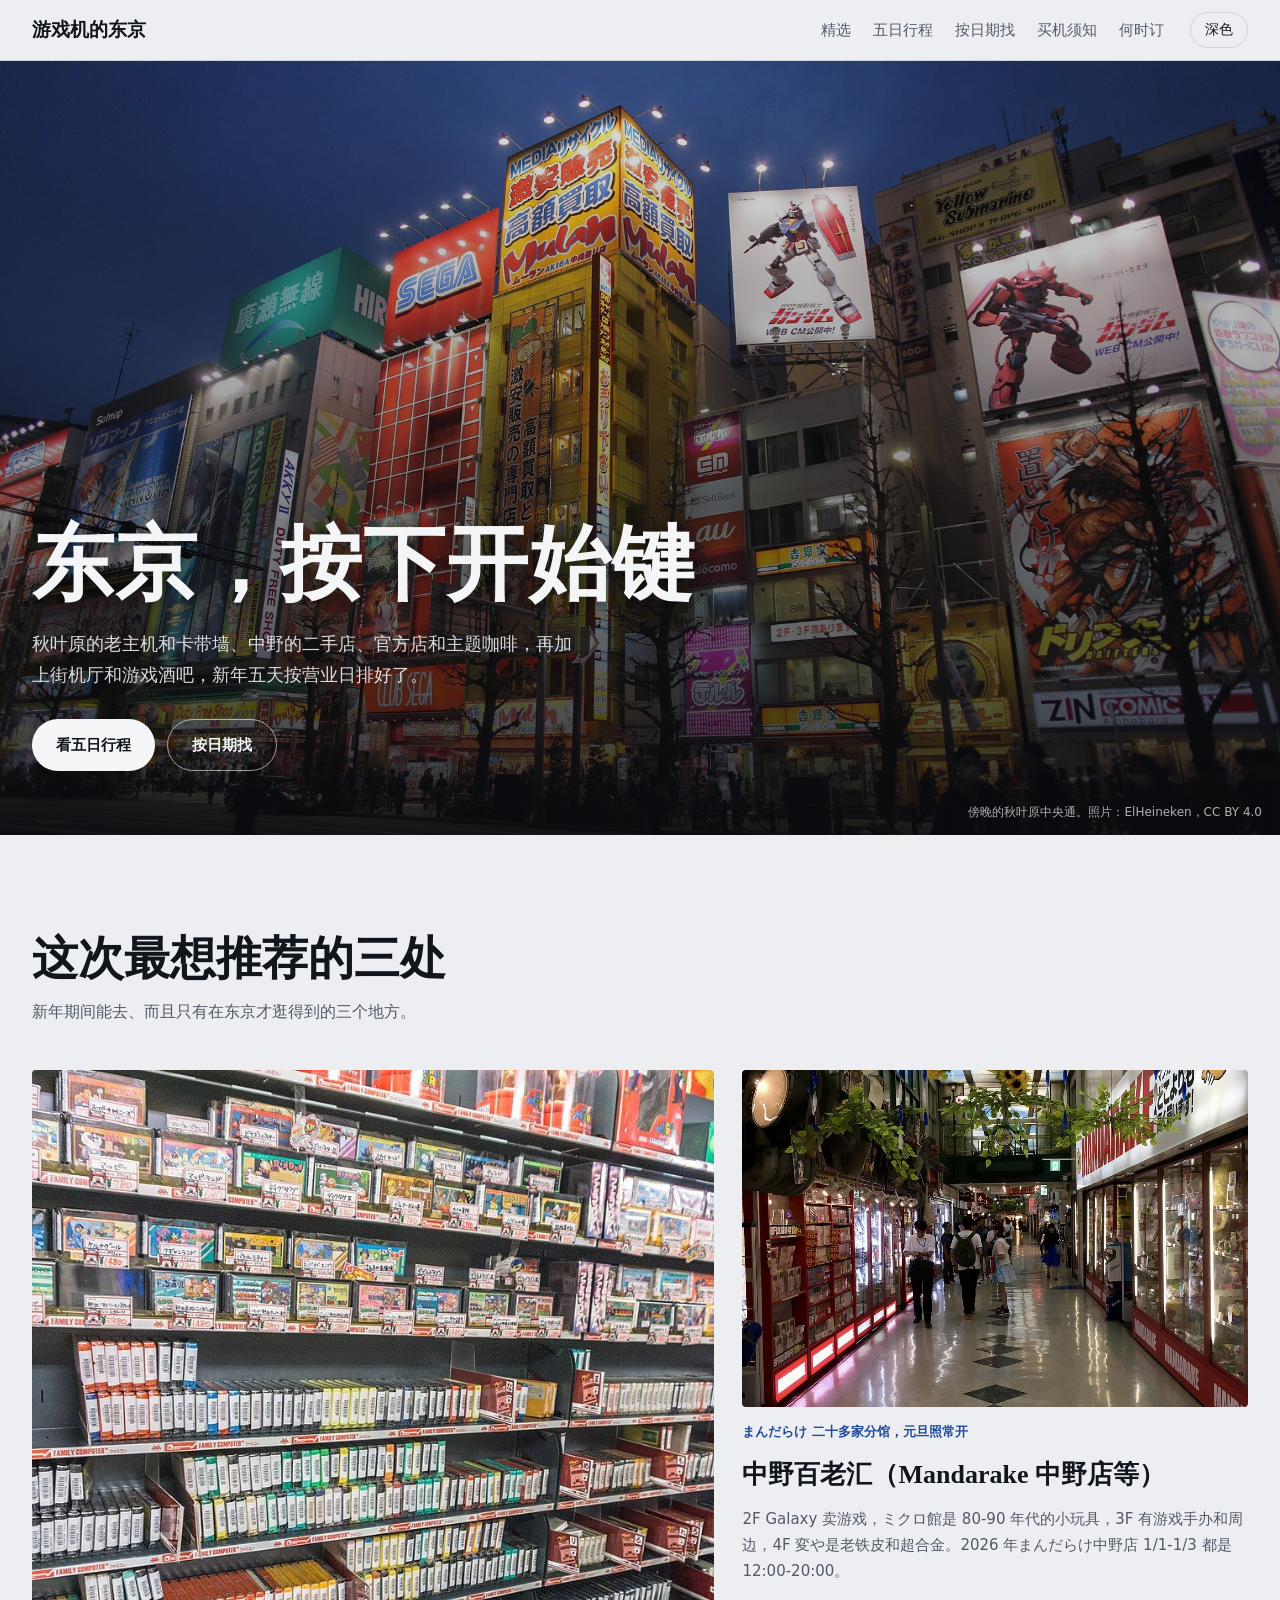
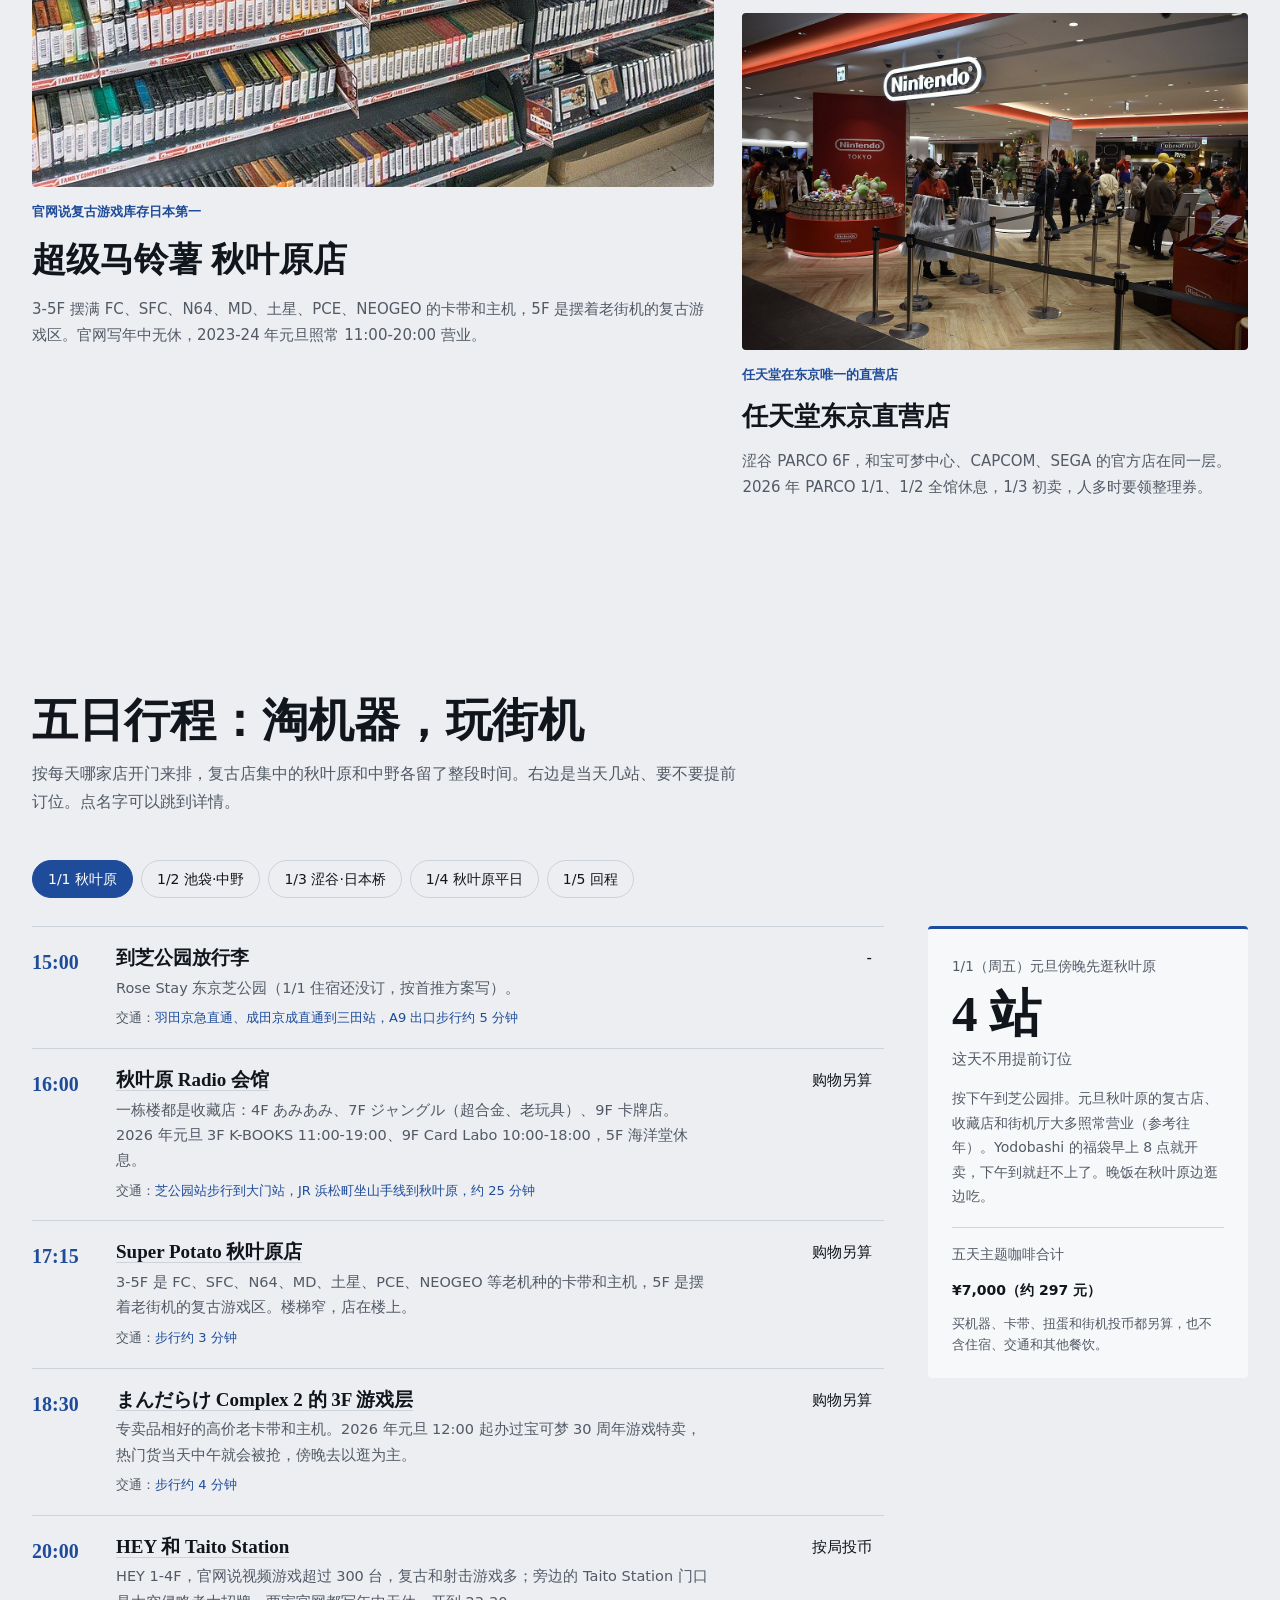
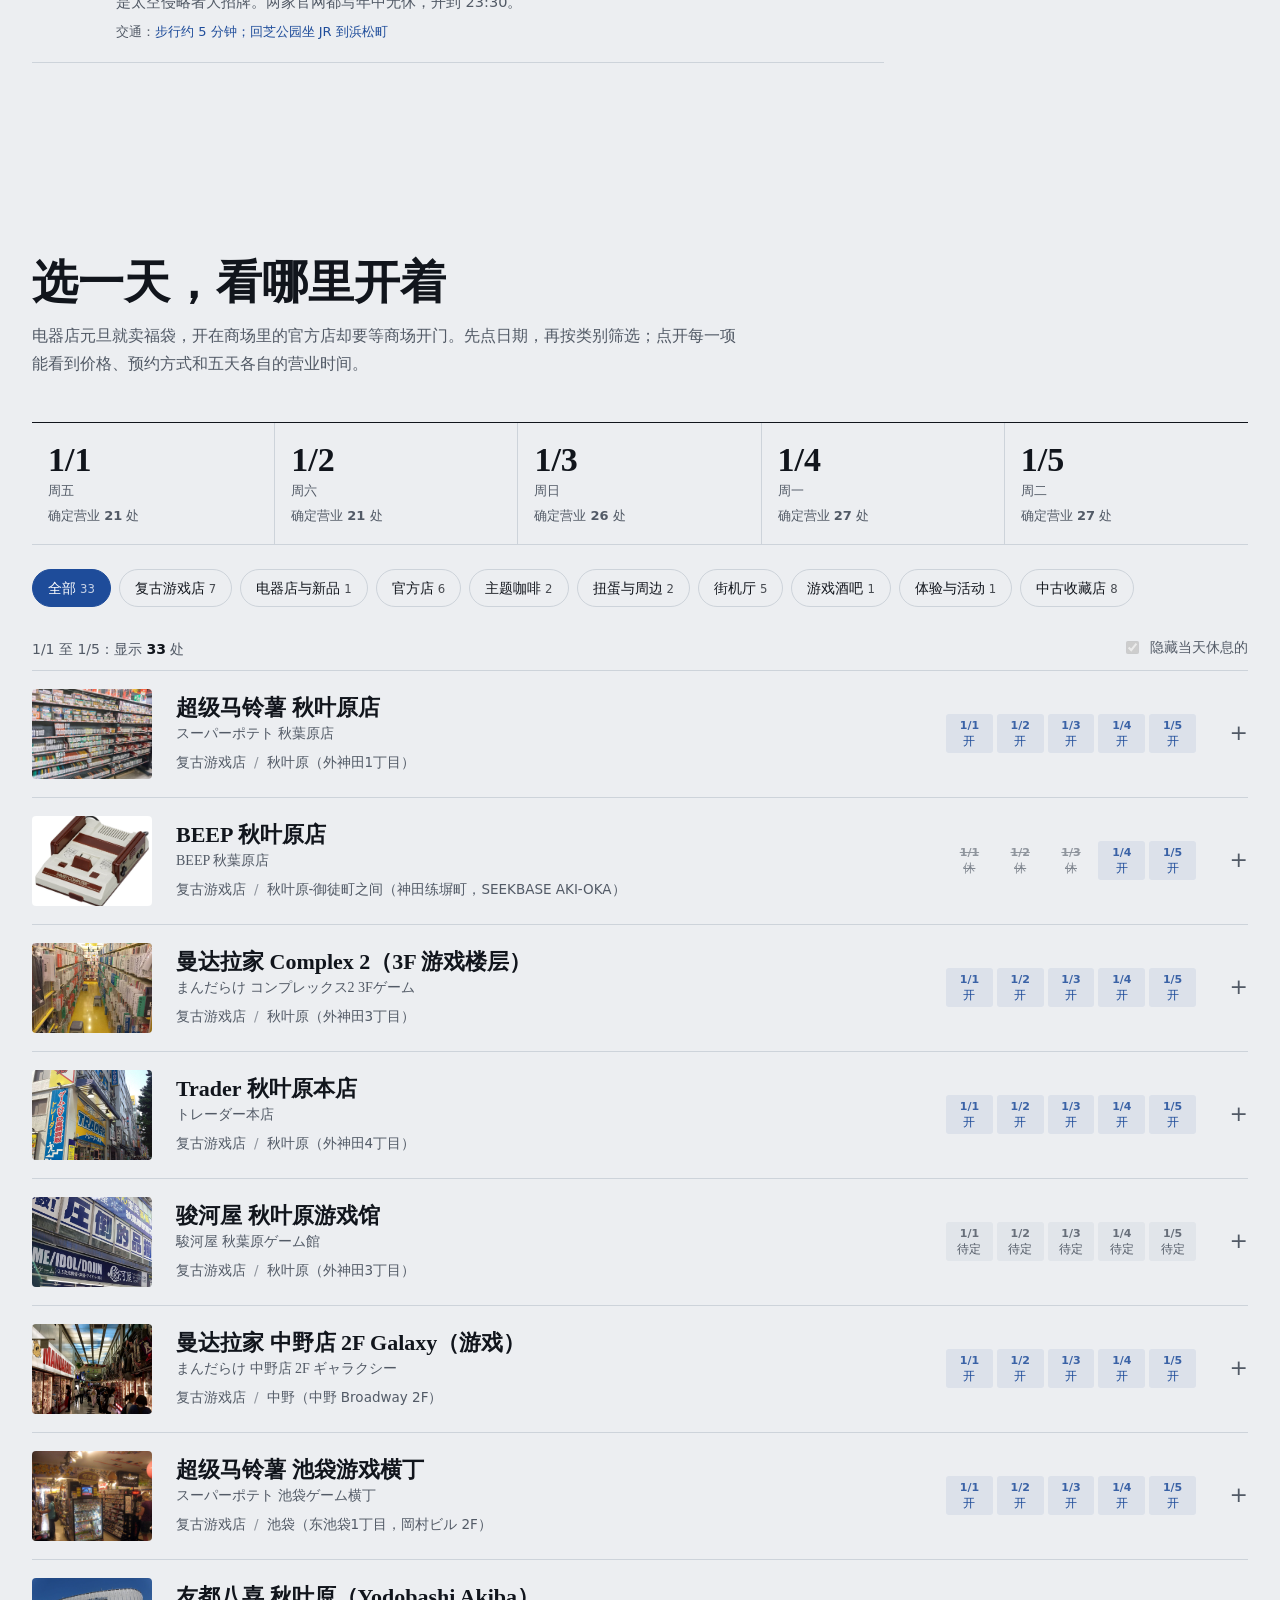
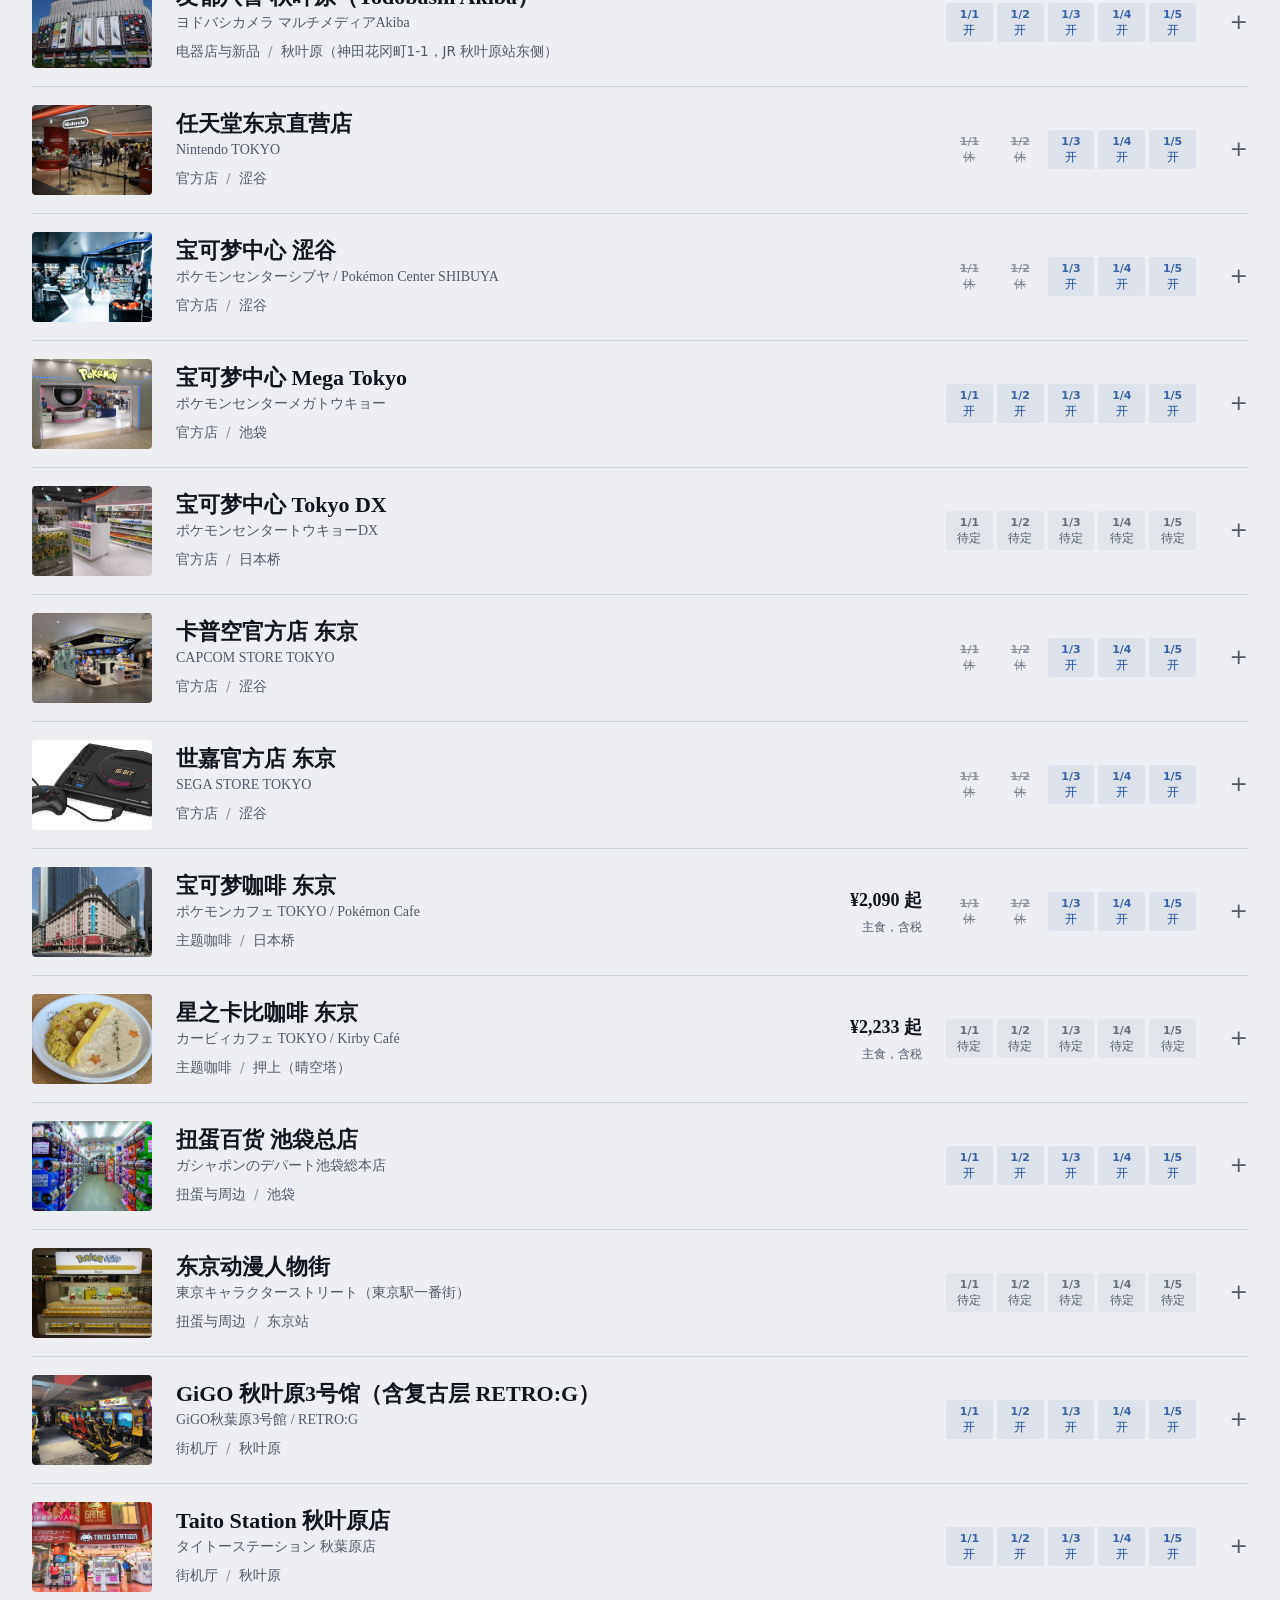
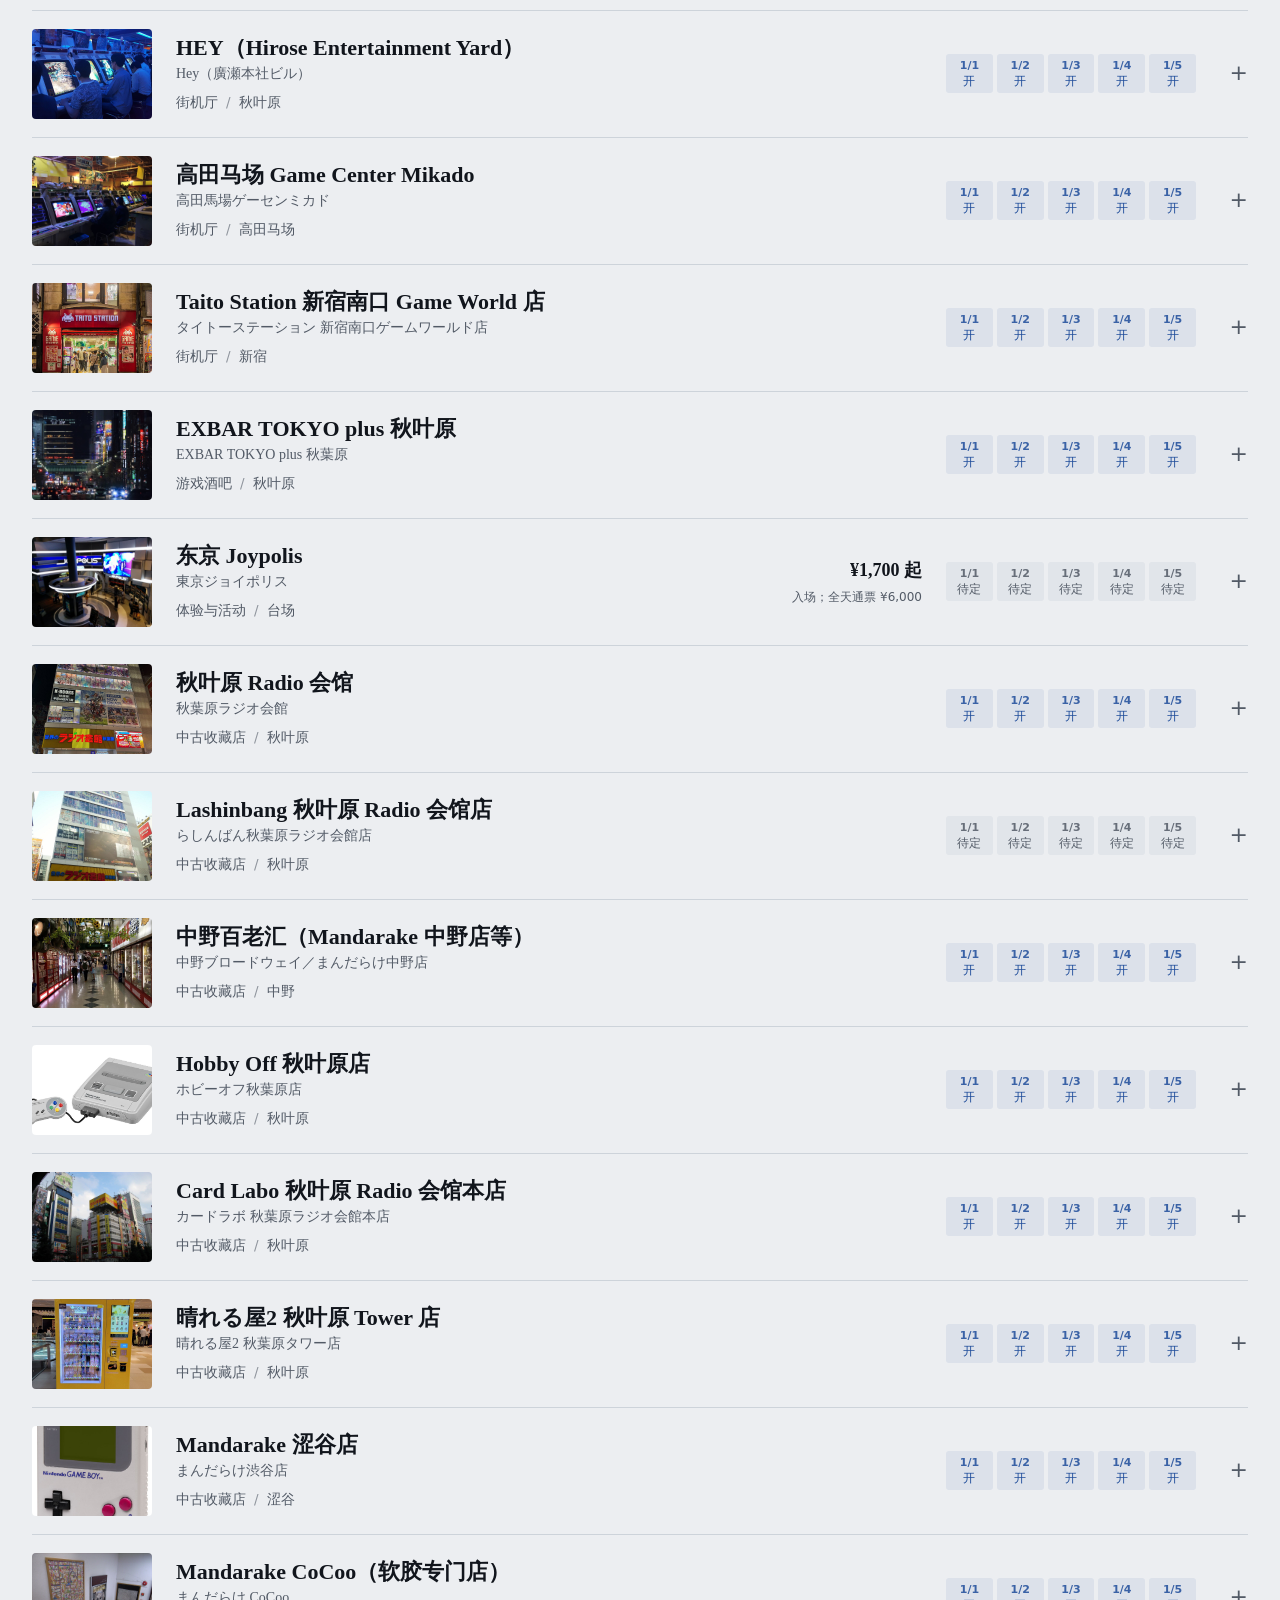
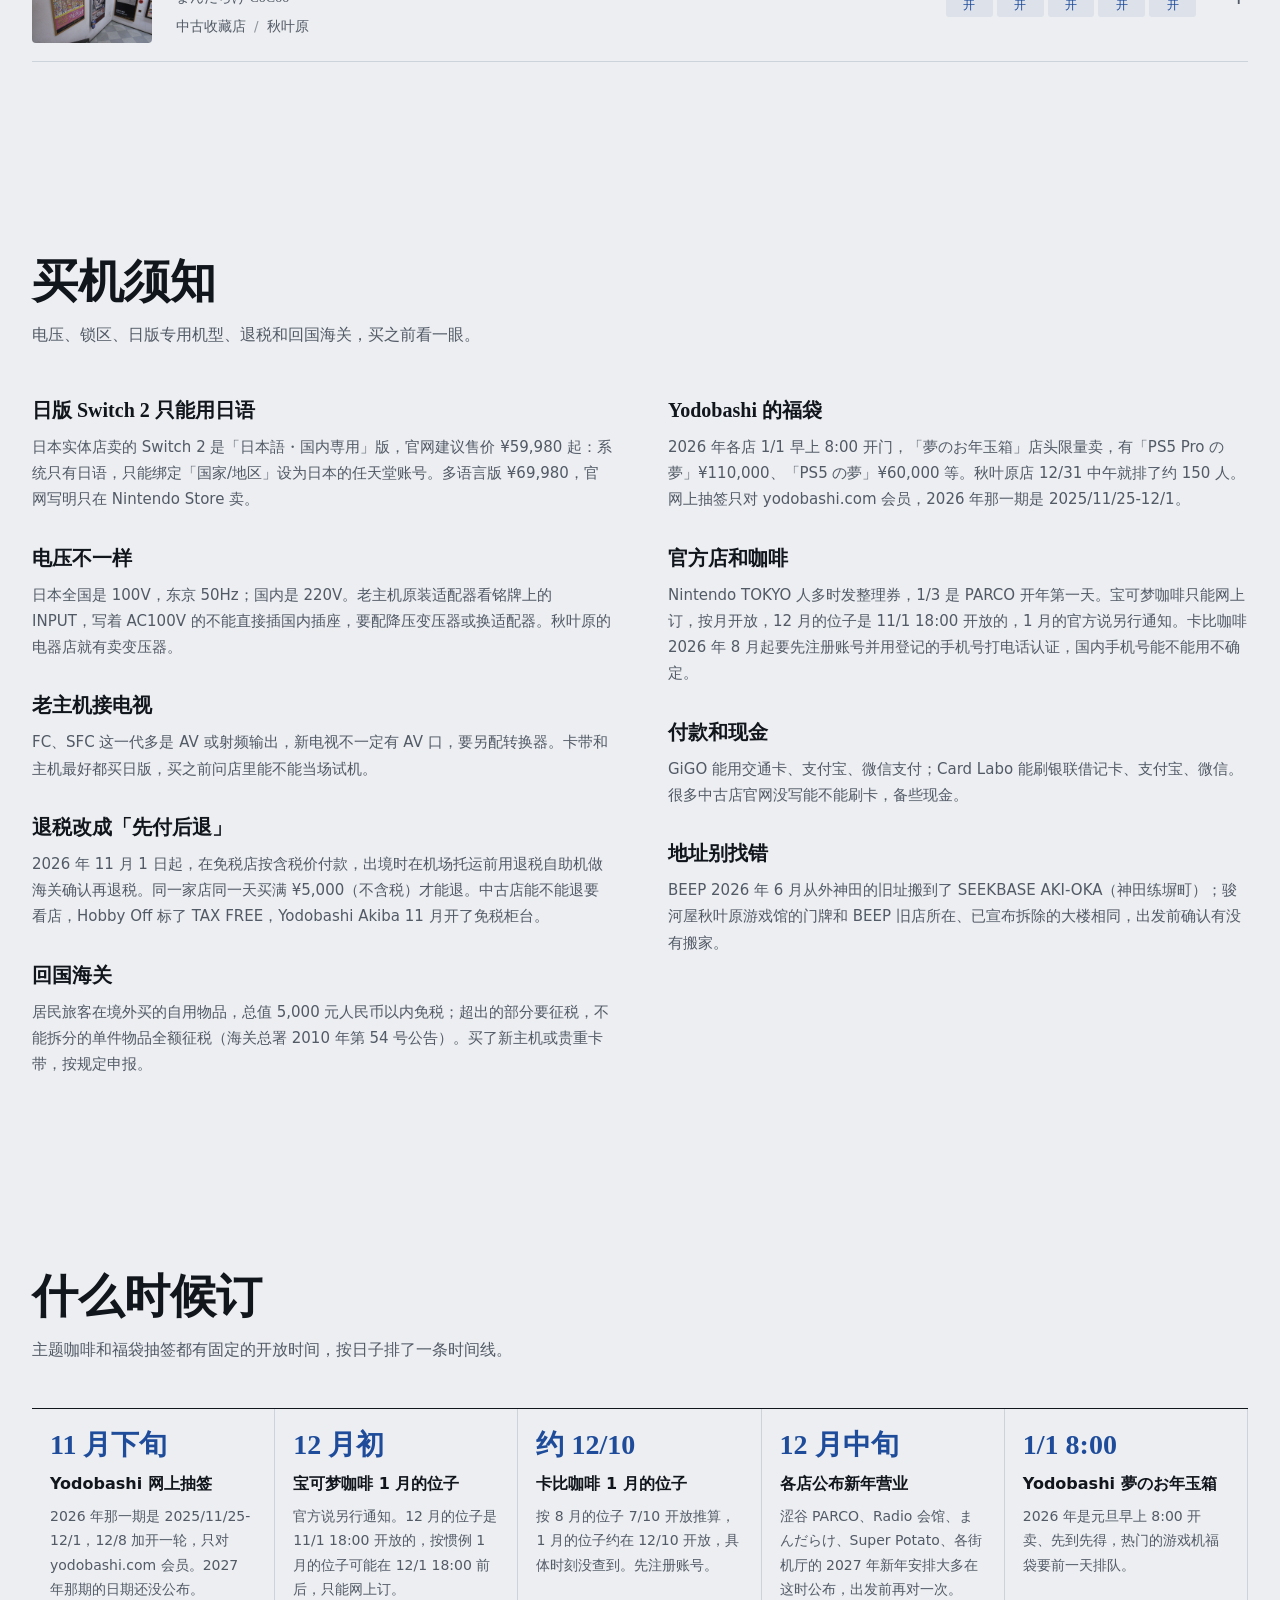
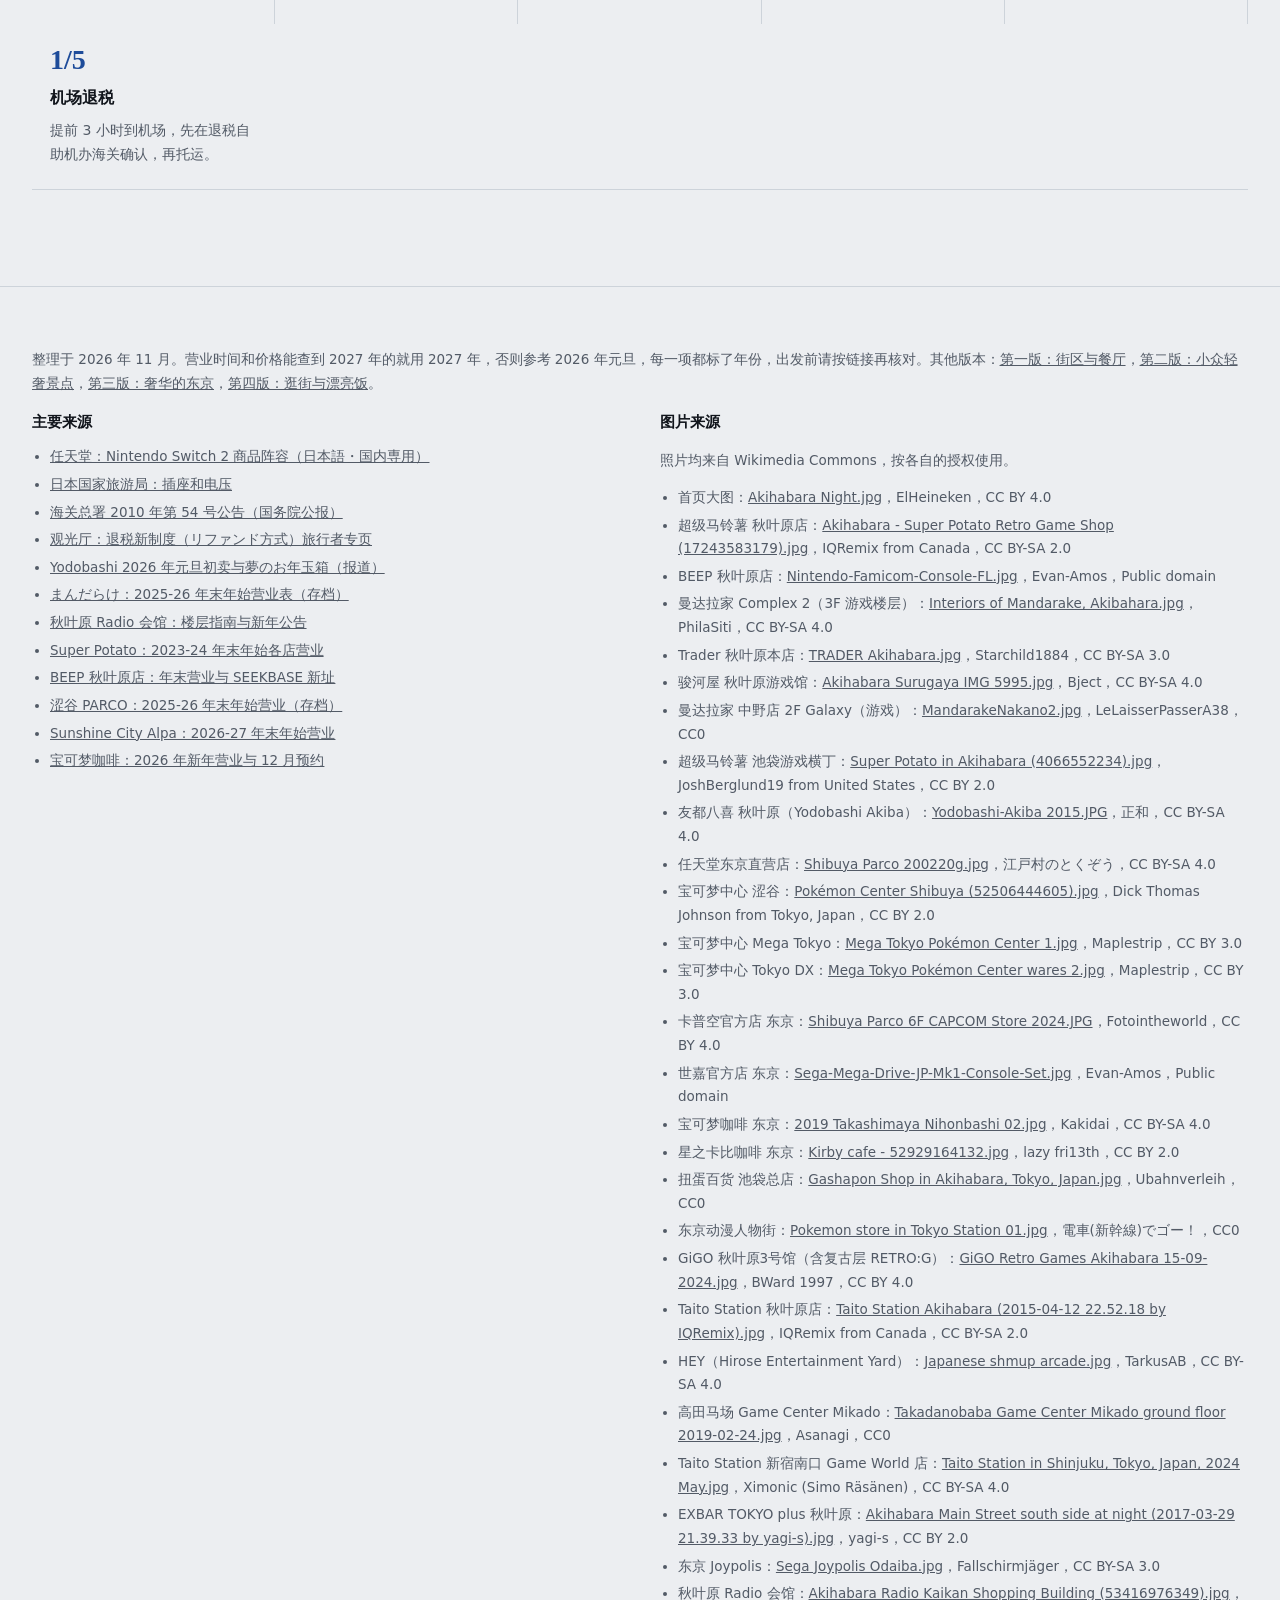
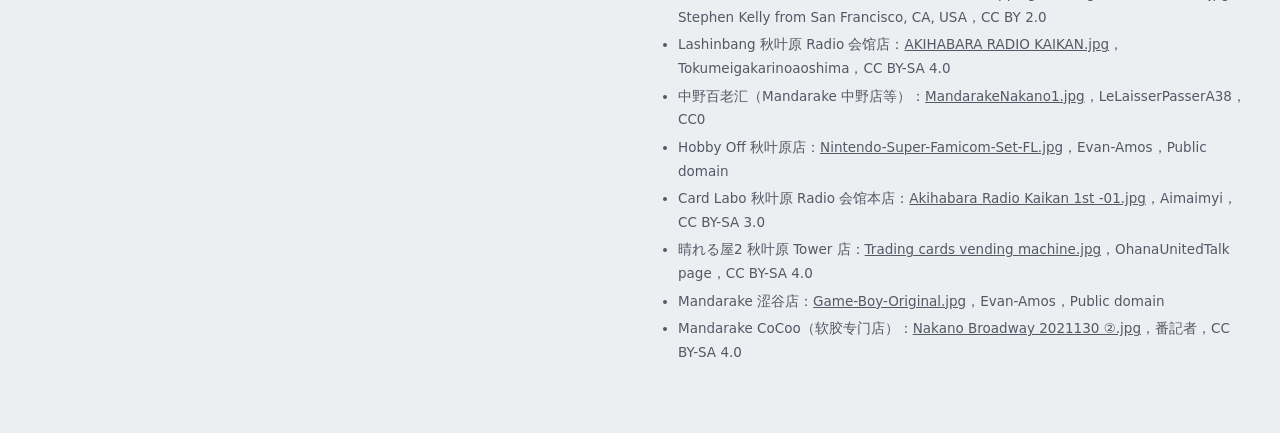
<file: v5/index.html>
<!doctype html>
<html lang="zh-CN">
<head>
  <meta charset="utf-8">
  <meta name="viewport" content="width=device-width, initial-scale=1">
  <title>东京，按下开始键｜2027 新年游戏机深度攻略</title>
  <meta name="description" content="2027 年 1 月 1 日至 5 日东京游戏机之旅：秋叶原与中野的复古游戏店、电器店新年福袋、任天堂与宝可梦官方店、主题咖啡、街机厅和游戏酒吧，逐日标明新年营业，附五日行程和买机须知。">
  <link rel="stylesheet" href="styles.css">
</head>
<body>
  <nav class="nav" aria-label="页面导航">
    <div class="wrap">
      <a class="brand" href="#top">游戏机的东京</a>
      <ul>
        <li><a href="#picks-sec">精选</a></li>
        <li><a href="#oneday">五日行程</a></li>
        <li><a href="#finder">按日期找</a></li>
        <li><a href="#notes-sec">买机须知</a></li>
        <li><a href="#booking">何时订</a></li>
      </ul>
      <button class="pill-btn" id="themeBtn" type="button" aria-label="切换深浅色">深色</button>
    </div>
  </nav>

  <header class="hero" id="top">
    <img src="img/hero.jpg" alt="" fetchpriority="high">
    <div class="wrap">
      <h1>东京，按下开始键</h1>
      <p>秋叶原的老主机和卡带墙、中野的二手店、官方店和主题咖啡，再加上街机厅和游戏酒吧，新年五天按营业日排好了。</p>
      <div class="cta">
        <a class="btn btn-solid" href="#oneday">看五日行程</a>
        <a class="btn btn-line" href="#finder">按日期找</a>
      </div>
    </div>
    <span class="credit" id="heroCredit"></span>
  </header>

  <main>
    <section class="sec" id="picks-sec">
      <div class="wrap">
        <h2>这次最想推荐的三处</h2>
        <p class="lede">新年期间能去、而且只有在东京才逛得到的三个地方。</p>
        <div class="picks" id="picks"></div>
      </div>
    </section>

    <section class="sec" id="oneday">
      <div class="wrap">
        <h2>五日行程：淘机器，玩街机</h2>
        <p class="lede">按每天哪家店开门来排，复古店集中的秋叶原和中野各留了整段时间。右边是当天几站、要不要提前订位。点名字可以跳到详情。</p>
        <div class="chips" id="dayTabs" role="group" aria-label="选择日期"></div>
        <div class="ledger-wrap">
          <table class="ledger"><tbody id="ledger"></tbody></table>
          <aside class="total" id="total" aria-live="polite"></aside>
        </div>
      </div>
    </section>

    <section class="sec" id="finder">
      <div class="wrap">
        <h2>选一天，看哪里开着</h2>
        <p class="lede">电器店元旦就卖福袋，开在商场里的官方店却要等商场开门。先点日期，再按类别筛选；点开每一项能看到价格、预约方式和五天各自的营业时间。</p>
        <div class="dayband" id="dayband" role="group" aria-label="选择日期"></div>
        <div class="chips" id="groupChips" role="group" aria-label="按类别筛选"></div>
        <div class="found" id="found" aria-live="polite"></div>
        <ul class="index" id="index"></ul>
      </div>
    </section>

    <section class="sec" id="notes-sec">
      <div class="wrap">
        <h2>买机须知</h2>
        <p class="lede">电压、锁区、日版专用机型、退税和回国海关，买之前看一眼。</p>
        <div class="notes" id="notes"></div>
      </div>
    </section>

    <section class="sec" id="booking">
      <div class="wrap">
        <h2>什么时候订</h2>
        <p class="lede">主题咖啡和福袋抽签都有固定的开放时间，按日子排了一条时间线。</p>
        <ol class="timeline" id="timeline"></ol>
      </div>
    </section>
  </main>

  <footer>
    <div class="wrap">
      <p>整理于 2026 年 11 月。营业时间和价格能查到 2027 年的就用 2027 年，否则参考 2026 年元旦，每一项都标了年份，出发前请按链接再核对。其他版本：<a href="../v1/">第一版：街区与餐厅</a>，<a href="../v2/">第二版：小众轻奢景点</a>，<a href="../v3/">第三版：奢华的东京</a>，<a href="../v4/">第四版：逛街与漂亮饭</a>。</p>
      <div class="cols">
        <div>
          <h3>主要来源</h3>
          <ul id="sources"></ul>
        </div>
        <div>
          <h3>图片来源</h3>
          <p>照片均来自 Wikimedia Commons，按各自的授权使用。</p>
          <ul id="credits"></ul>
        </div>
      </div>
    </div>
  </footer>

  <script src="data.js"></script>
  <script src="app.js"></script>
</body>
</html>
</file>
<file: v1/styles.css>
/* 东京新年五日攻略：样式
   形状规则：卡片与图片统一 14px 圆角；按钮、筛选标签统一胶囊圆角。
   颜色规则：只用一个强调色（朱红），浅色 / 深色两套变量。 */

:root {
  --bg: #f3f3f0;
  --surface: #fbfbf9;
  --surface-2: #ebebe7;
  --text: #16181d;
  --muted: #585d68;
  --line: #d9dad5;
  --accent: #b8331d;
  --accent-ink: #ffffff;
  --accent-wash: rgb(184 51 29 / 0.08);
  --shadow: 0 1px 2px rgb(22 24 29 / 0.05), 0 12px 32px rgb(22 24 29 / 0.06);
  --radius: 14px;
  --sans: "PingFang SC", "Hiragino Sans GB", "Noto Sans SC", "Microsoft YaHei", system-ui, sans-serif;
  --jp: "Hiragino Mincho ProN", "Yu Mincho", "Songti SC", "Noto Serif JP", serif;
  --max: 1240px;
  color-scheme: light;
}

@media (prefers-color-scheme: dark) {
  :root:not([data-theme="light"]) {
    --bg: #111317;
    --surface: #191c21;
    --surface-2: #22262c;
    --text: #ecede9;
    --muted: #a3a8b1;
    --line: #2c3038;
    --accent: #f2694f;
    --accent-ink: #111317;
    --accent-wash: rgb(242 105 79 / 0.1);
    --shadow: 0 1px 2px rgb(0 0 0 / 0.3), 0 12px 32px rgb(0 0 0 / 0.28);
    color-scheme: dark;
  }
}

:root[data-theme="dark"] {
  --bg: #111317;
  --surface: #191c21;
  --surface-2: #22262c;
  --text: #ecede9;
  --muted: #a3a8b1;
  --line: #2c3038;
  --accent: #f2694f;
  --accent-ink: #111317;
  --accent-wash: rgb(242 105 79 / 0.1);
  --shadow: 0 1px 2px rgb(0 0 0 / 0.3), 0 12px 32px rgb(0 0 0 / 0.28);
  color-scheme: dark;
}

* { box-sizing: border-box; }
html { scroll-behavior: smooth; scroll-padding-top: 84px; }
@media (prefers-reduced-motion: reduce) { html { scroll-behavior: auto; } }

body {
  margin: 0;
  background: var(--bg);
  color: var(--text);
  font-family: var(--sans);
  font-size: 16px;
  line-height: 1.7;
  -webkit-font-smoothing: antialiased;
  font-feature-settings: "palt" 1;
}

img { max-width: 100%; display: block; }
a { color: inherit; }
.wrap { max-width: var(--max); margin: 0 auto; padding: 0 28px; }
.jp { font-family: var(--jp); }
.num { font-variant-numeric: tabular-nums; }
.muted { color: var(--muted); }
.sr-only { position: absolute; width: 1px; height: 1px; overflow: hidden; clip: rect(0 0 0 0); white-space: nowrap; }

:focus-visible { outline: 2px solid var(--accent); outline-offset: 3px; border-radius: 6px; }

/* ---------- 导航 ---------- */
.nav {
  position: sticky; top: 0; z-index: 20;
  background: color-mix(in srgb, var(--bg) 86%, transparent);
  backdrop-filter: saturate(160%) blur(14px);
  -webkit-backdrop-filter: saturate(160%) blur(14px);
  border-bottom: 1px solid var(--line);
}
.nav .wrap { display: flex; align-items: center; gap: 28px; height: 64px; }
.brand { font-weight: 650; letter-spacing: 0.02em; text-decoration: none; white-space: nowrap; }
.brand b { color: var(--accent); font-weight: 650; }
.nav ul { display: flex; gap: 22px; list-style: none; margin: 0 0 0 auto; padding: 0; }
.nav ul a { text-decoration: none; color: var(--muted); font-size: 15px; white-space: nowrap; transition: color 0.2s; }
.nav ul a:hover { color: var(--text); }
.theme-btn {
  border: 1px solid var(--line); background: var(--surface); color: var(--text);
  border-radius: 999px; padding: 6px 14px; font: inherit; font-size: 14px; cursor: pointer; white-space: nowrap;
}
.theme-btn:active { transform: scale(0.97); }
@media (max-width: 860px) { .nav ul { display: none; } .theme-btn { margin-left: auto; } }

/* ---------- 首屏 ---------- */
.hero { padding: 56px 0 72px; }
.hero .wrap { display: grid; grid-template-columns: 1.05fr 1fr; gap: 56px; align-items: center; }
.eyebrow { font-size: 13px; letter-spacing: 0.16em; color: var(--accent); font-weight: 600; margin: 0 0 18px; }
.hero h1 { font-size: clamp(40px, 5.6vw, 72px); line-height: 1.12; letter-spacing: -0.01em; margin: 0 0 22px; font-weight: 700; }
.hero h1 em { font-style: normal; color: var(--accent); }
.hero p.lead { font-size: 18px; color: var(--muted); max-width: 30em; margin: 0 0 32px; }
.cta-row { display: flex; gap: 12px; flex-wrap: wrap; }
.btn {
  display: inline-flex; align-items: center; gap: 8px; text-decoration: none; white-space: nowrap;
  border-radius: 999px; padding: 12px 24px; font-weight: 600; font-size: 15px;
  transition: transform 0.2s cubic-bezier(.16,1,.3,1), background 0.2s;
}
.btn:active { transform: translateY(1px) scale(0.98); }
.btn-primary { background: var(--accent); color: var(--accent-ink); }
.btn-primary:hover { filter: brightness(1.06); }
.btn-ghost { border: 1px solid var(--line); color: var(--text); background: var(--surface); }
.btn-ghost:hover { border-color: var(--muted); }
.hero figure { margin: 0; position: relative; }
.hero figure img { width: 100%; aspect-ratio: 4 / 4.6; object-fit: cover; border-radius: var(--radius); box-shadow: var(--shadow); }
.hero figcaption { font-size: 13px; color: var(--muted); margin-top: 10px; }
@media (max-width: 900px) {
  .hero { padding: 32px 0 48px; }
  .hero .wrap { grid-template-columns: 1fr; gap: 32px; }
  .hero figure img { aspect-ratio: 4 / 3; }
}

/* ---------- 通用区块 ---------- */
section.block { padding: 88px 0; }
section.block + section.block { border-top: 1px solid var(--line); }
.block h2 { font-size: clamp(28px, 3.4vw, 42px); line-height: 1.2; margin: 0 0 14px; letter-spacing: -0.005em; }
.block .intro { color: var(--muted); max-width: 46em; margin: 0 0 40px; }
@media (max-width: 768px) { section.block { padding: 56px 0; } .wrap { padding: 0 18px; } }

/* ---------- 新年日历 ---------- */
.days { display: grid; grid-template-columns: repeat(5, minmax(0, 1fr)); gap: 14px; }
.day {
  background: var(--surface); border-radius: var(--radius); padding: 22px 20px 20px;
  box-shadow: var(--shadow); display: flex; flex-direction: column; gap: 10px; min-height: 100%;
}
.day .d { display: flex; align-items: baseline; gap: 10px; }
.day .d strong { font-size: 34px; line-height: 1; font-weight: 700; }
.day .d span { color: var(--muted); font-size: 14px; }
.day .tag { align-self: flex-start; font-size: 13px; font-weight: 600; padding: 3px 12px; border-radius: 999px; background: var(--accent-wash); color: var(--accent); }
.day h3 { font-size: 17px; margin: 2px 0 0; line-height: 1.45; }
.day p { margin: 0; font-size: 14px; color: var(--muted); line-height: 1.65; }
.day ul { margin: 4px 0 0; padding-left: 18px; font-size: 14px; line-height: 1.65; }
.day ul li + li { margin-top: 4px; }
.days-note { display: grid; grid-template-columns: 220px 1fr; gap: 24px; align-items: center; margin-top: 28px; }
.days-note img { border-radius: var(--radius); aspect-ratio: 4 / 3; object-fit: cover; }
.days-note p { margin: 0; color: var(--muted); font-size: 15px; max-width: 60em; }
@media (max-width: 1060px) {
  .days { grid-auto-flow: column; grid-template-columns: none; grid-auto-columns: minmax(250px, 78%); overflow-x: auto; scroll-snap-type: x mandatory; padding-bottom: 8px; }
  .day { scroll-snap-align: start; }
}
@media (max-width: 640px) { .days-note { grid-template-columns: 1fr; } }

/* ---------- 商圈风格图 ---------- */
.chips { display: flex; flex-wrap: wrap; gap: 8px; margin-bottom: 22px; }
.chip {
  border: 1px solid var(--line); background: var(--surface); color: var(--text);
  border-radius: 999px; padding: 7px 16px; font: inherit; font-size: 14px; cursor: pointer; white-space: nowrap;
  transition: background 0.2s, border-color 0.2s, color 0.2s;
}
.chip:hover { border-color: var(--muted); }
.chip[aria-pressed="true"] { background: var(--text); color: var(--bg); border-color: var(--text); }
.chip:active { transform: scale(0.97); }
.chip small { color: inherit; opacity: 0.7; margin-left: 4px; }

.map-card { background: var(--surface); border-radius: var(--radius); box-shadow: var(--shadow); padding: 18px 18px 8px; position: relative; }
.map-card svg { width: 100%; height: auto; display: block; overflow: visible; }
.map-card .axis { stroke: var(--line); stroke-width: 1; }
.map-card .axis-label { fill: var(--muted); font-size: 13px; }
.map-card .quad-label { fill: var(--muted); font-size: 12px; opacity: 0.8; }
.map-card .pt circle.dot { fill: var(--accent); stroke: var(--surface); stroke-width: 2; transition: r 0.2s; }
.map-card .pt circle.hit { fill: transparent; cursor: pointer; }
.map-card .pt text { fill: var(--text); font-size: 13.5px; font-weight: 600; paint-order: stroke; stroke: var(--surface); stroke-width: 4px; stroke-linejoin: round; pointer-events: none; }
.map-card .pt.dim circle.dot { fill: var(--line); }
.map-card .pt.dim text { fill: var(--muted); font-weight: 400; }
.map-card .pt:hover circle.dot, .map-card .pt:focus circle.dot { r: 8; }
.tooltip {
  position: absolute; pointer-events: none; z-index: 5; min-width: 200px; max-width: 260px;
  background: var(--text); color: var(--bg); border-radius: 10px; padding: 10px 12px; font-size: 13px; line-height: 1.55;
  opacity: 0; transform: translateY(4px); transition: opacity 0.15s, transform 0.15s;
}
.tooltip.show { opacity: 1; transform: none; }
.tooltip b { display: block; font-size: 14px; margin-bottom: 4px; }
.tooltip .sc { display: grid; grid-template-columns: repeat(4, auto); gap: 2px 12px; }
.map-foot { font-size: 13px; color: var(--muted); padding: 10px 4px 10px; }

/* ---------- 商圈卡片 ---------- */
.areas { display: grid; grid-template-columns: repeat(12, 1fr); gap: 22px; margin-top: 44px; }
.area { grid-column: span 6; background: var(--surface); border-radius: var(--radius); overflow: hidden; box-shadow: var(--shadow); display: flex; flex-direction: column; scroll-margin-top: 90px; }
.area.wide { grid-column: span 12; flex-direction: row; }
.area.wide .area-img { flex: 1.1; min-height: 100%; }
.area.wide .area-body { flex: 1; }
.area.third { grid-column: span 4; }
.area-img { position: relative; background: var(--surface-2); }
.area-img img { width: 100%; height: 100%; aspect-ratio: 16 / 10; object-fit: cover; }
.area.wide .area-img img { aspect-ratio: auto; height: 100%; min-height: 360px; }
.area-noimg { aspect-ratio: 16 / 10; display: grid; place-items: center; font-size: 46px; font-weight: 700; color: var(--line); letter-spacing: 0.1em; }
.area-body { padding: 24px 24px 22px; display: flex; flex-direction: column; gap: 14px; }
.area h3 { margin: 0; font-size: 24px; line-height: 1.25; display: flex; align-items: baseline; gap: 10px; flex-wrap: wrap; }
.area h3 .jp { font-size: 15px; color: var(--muted); font-weight: 400; }
.area .tagline { margin: 0; color: var(--muted); }
.scores { display: grid; grid-template-columns: repeat(4, 1fr); gap: 8px; }
.score { background: var(--surface-2); border-radius: 10px; padding: 8px 10px; }
.score span { display: block; font-size: 12px; color: var(--muted); }
.score strong { font-size: 20px; line-height: 1.2; }
.score.top strong { color: var(--accent); }
.hl { margin: 0; padding: 0; list-style: none; display: grid; gap: 8px; }
.hl li { font-size: 14.5px; line-height: 1.6; }
.hl li b { font-weight: 600; }
.ny { display: grid; grid-template-columns: repeat(4, 1fr); gap: 6px; }
.ny div { font-size: 12.5px; line-height: 1.5; padding: 8px 9px; border-radius: 10px; background: var(--surface-2); }
.ny div b { display: block; font-size: 12px; color: var(--muted); font-weight: 600; margin-bottom: 2px; }
.ny div.best { background: var(--accent-wash); }
.ny div.best b { color: var(--accent); }
.meta { display: grid; gap: 6px; font-size: 14px; }
.meta p { margin: 0; }
.meta p span { color: var(--muted); margin-right: 6px; }
.area details { font-size: 14px; }
.area summary { cursor: pointer; color: var(--accent); font-weight: 600; list-style: none; }
.area summary::-webkit-details-marker { display: none; }
.area summary::after { content: " +"; }
.area details[open] summary::after { content: " -"; }
.area details p { margin: 8px 0 0; color: var(--muted); }
.area.third .ny { grid-template-columns: repeat(2, 1fr); }
@media (max-width: 1060px) { .area.third { grid-column: span 6; } }
@media (max-width: 860px) {
  .area, .area.third, .area.wide { grid-column: span 12; flex-direction: column; }
  .area.wide .area-img, .area.wide .area-body { flex: none; min-height: 0; }
  .area.wide .area-img img { min-height: 0; height: auto; aspect-ratio: 16 / 10; }
  .ny { grid-template-columns: repeat(2, 1fr); }
}

/* ---------- 五日路线 ---------- */
.tabs { display: flex; gap: 8px; flex-wrap: wrap; margin-bottom: 28px; }
.plan { display: grid; grid-template-columns: 300px 1fr; gap: 48px; align-items: start; }
.plan-side { position: sticky; top: 96px; }
.plan-side .big { font-size: 64px; font-weight: 700; line-height: 1; margin: 0; }
.plan-side h3 { font-size: 22px; margin: 14px 0 8px; line-height: 1.4; }
.plan-side p { color: var(--muted); margin: 0 0 12px; font-size: 15px; }
.timeline { list-style: none; margin: 0; padding: 0; position: relative; }
.timeline::before { content: ""; position: absolute; left: 7px; top: 8px; bottom: 8px; width: 1px; background: var(--line); }
.timeline li { position: relative; padding: 0 0 30px 40px; }
.timeline li::before { content: ""; position: absolute; left: 1px; top: 7px; width: 13px; height: 13px; border-radius: 50%; background: var(--surface); border: 2px solid var(--accent); }
.timeline .when { font-size: 13px; color: var(--accent); font-weight: 600; letter-spacing: 0.04em; }
.timeline h4 { margin: 2px 0 6px; font-size: 18px; line-height: 1.45; }
.timeline p { margin: 0; color: var(--muted); font-size: 15px; }
.timeline .eat { margin-top: 10px; display: flex; flex-wrap: wrap; gap: 8px; }
.timeline .eat a {
  font-size: 13.5px; text-decoration: none; border: 1px solid var(--line); background: var(--surface);
  border-radius: 999px; padding: 4px 12px; white-space: nowrap;
}
.timeline .eat a:hover { border-color: var(--accent); color: var(--accent); }
@media (max-width: 860px) { .plan { grid-template-columns: 1fr; gap: 24px; } .plan-side { position: static; } }

/* ---------- 餐厅 ---------- */
.filters { display: grid; gap: 14px; margin-bottom: 26px; }
.filters .row { display: flex; align-items: center; gap: 12px; flex-wrap: wrap; }
.filters .row > span { font-size: 13px; color: var(--muted); width: 64px; flex-shrink: 0; }
.filters .chips { margin: 0; }
.result-bar { display: flex; align-items: baseline; justify-content: space-between; gap: 16px; margin-bottom: 18px; flex-wrap: wrap; }
.result-bar p { margin: 0; color: var(--muted); font-size: 14px; }
.reset { border: 0; background: none; color: var(--accent); font: inherit; font-size: 14px; cursor: pointer; padding: 0; }
.rgrid { display: grid; grid-template-columns: repeat(3, minmax(0, 1fr)); gap: 16px; }
.r {
  background: var(--surface); border-radius: var(--radius); box-shadow: var(--shadow);
  padding: 20px 20px 18px; display: flex; flex-direction: column; gap: 10px; scroll-margin-top: 96px;
  transition: transform 0.25s cubic-bezier(.16,1,.3,1), box-shadow 0.25s;
}
.r:hover { transform: translateY(-2px); }
.r.flash { box-shadow: 0 0 0 2px var(--accent), var(--shadow); }
.r .top { display: flex; justify-content: space-between; gap: 10px; align-items: flex-start; }
.r .type { font-size: 12.5px; color: var(--muted); }
.badge { font-size: 12px; font-weight: 600; padding: 2px 10px; border-radius: 999px; white-space: nowrap; border: 1px solid var(--line); color: var(--muted); }
.badge.open1 { background: var(--accent); color: var(--accent-ink); border-color: var(--accent); }
.badge.open2 { background: var(--accent-wash); color: var(--accent); border-color: transparent; }
.r h3 { margin: 0; font-size: 19px; line-height: 1.35; }
.r .jp { font-size: 14px; color: var(--muted); margin-top: -6px; }
.r .where { font-size: 13.5px; color: var(--muted); }
.r .price { display: flex; gap: 14px; font-size: 14px; flex-wrap: wrap; }
.r .price b { font-weight: 600; }
.r .tier { font-size: 12px; padding: 1px 8px; border-radius: 999px; background: var(--surface-2); }
.r p.hlt { margin: 0; font-size: 14.5px; line-height: 1.65; }
.r .small { font-size: 13px; color: var(--muted); line-height: 1.6; margin: 0; }
.r .links { margin-top: auto; padding-top: 6px; display: flex; gap: 14px; font-size: 13.5px; flex-wrap: wrap; }
.r .links a { color: var(--accent); text-decoration: none; }
.r .links a:hover { text-decoration: underline; }
.r .unv { font-size: 12px; color: var(--muted); }
.empty { grid-column: 1 / -1; text-align: center; padding: 56px 20px; background: var(--surface); border-radius: var(--radius); color: var(--muted); }
.empty strong { display: block; color: var(--text); font-size: 18px; margin-bottom: 6px; }
@media (max-width: 1060px) { .rgrid { grid-template-columns: repeat(2, minmax(0, 1fr)); } }
@media (max-width: 680px) { .rgrid { grid-template-columns: 1fr; } .filters .row > span { width: 100%; } }

/* ---------- 元旦吃饭 ---------- */
.bento { display: grid; grid-template-columns: repeat(6, 1fr); gap: 16px; }
.bento > div { background: var(--surface); border-radius: var(--radius); box-shadow: var(--shadow); padding: 24px; }
.bento h3 { margin: 0 0 8px; font-size: 18px; line-height: 1.4; }
.bento p { margin: 0; color: var(--muted); font-size: 14.5px; }
.bento .src { margin-top: 10px; font-size: 13px; }
.bento .src a { color: var(--accent); text-decoration: none; margin-right: 10px; }
.bento .b-a { grid-column: span 3; grid-row: span 2; background: var(--accent); color: var(--accent-ink); display: flex; flex-direction: column; justify-content: flex-end; min-height: 300px; }
.bento .b-a p, .bento .b-a .src a { color: var(--accent-ink); opacity: 0.92; }
.bento .b-a h3 { font-size: 26px; }
.bento .big-wrap { margin-bottom: auto; padding-bottom: 28px; }
.bento .b-a .big { font-size: clamp(64px, 8vw, 112px); font-weight: 700; line-height: 1; letter-spacing: -0.02em; margin: 0; color: var(--accent-ink); opacity: 1; }
.bento .b-a .big-label { margin: 8px 0 0; font-size: 14px; color: var(--accent-ink); opacity: 0.85; }
.bento .b-b { grid-column: span 3; }
.bento .has-img img { width: 100%; aspect-ratio: 16 / 7; object-fit: cover; border-radius: 10px; margin-bottom: 14px; }
.bento .b-c { grid-column: span 3; }
.bento .b-d { grid-column: span 2; }
.bento .b-e { grid-column: span 2; }
.bento .b-f { grid-column: span 2; }
@media (max-width: 900px) { .bento > div { grid-column: span 6 !important; grid-row: auto !important; min-height: 0 !important; } }

/* ---------- 须知 ---------- */
.faq { display: grid; grid-template-columns: 1fr 1fr; gap: 0 48px; }
.faq details { border-top: 1px solid var(--line); padding: 16px 0; }
.faq summary { cursor: pointer; font-weight: 600; font-size: 17px; list-style: none; display: flex; justify-content: space-between; gap: 16px; }
.faq summary::-webkit-details-marker { display: none; }
.faq summary::after { content: "+"; color: var(--accent); font-weight: 400; font-size: 20px; line-height: 1; }
.faq details[open] summary::after { content: "-"; }
.faq details p, .faq details ul { color: var(--muted); font-size: 15px; margin: 10px 0 0; }
.faq details ul { padding-left: 20px; }
@media (max-width: 860px) { .faq { grid-template-columns: 1fr; } }

/* ---------- 页脚 ---------- */
footer { border-top: 1px solid var(--line); padding: 48px 0 64px; font-size: 13.5px; color: var(--muted); }
footer h3 { color: var(--text); font-size: 15px; margin: 0 0 10px; }
footer .cols { display: grid; grid-template-columns: 1fr 1fr; gap: 40px; }
footer ul { margin: 0; padding-left: 18px; }
footer li { margin-bottom: 4px; }
footer a { color: var(--muted); }
@media (max-width: 860px) { footer .cols { grid-template-columns: 1fr; } }

/* ---------- 进场动效 ---------- */
@media (prefers-reduced-motion: no-preference) {
  .reveal { opacity: 0; transform: translateY(18px); transition: opacity 0.7s cubic-bezier(.16,1,.3,1), transform 0.7s cubic-bezier(.16,1,.3,1); }
  .reveal.in { opacity: 1; transform: none; }
  .hero .reveal:nth-child(2) { transition-delay: 0.08s; }
}
</file>
<file: v2/styles.css>
/* 东京小众轻奢景点：样式
   形状规则：图片与面板统一 4px 小圆角（偏杂志感）；按钮和筛选标签统一胶囊圆角。
   颜色规则：冷灰中性色 + 唯一强调色琉璃蓝；浅色 / 深色两套变量。
   字体：中文标题用宋体（杂志、轻奢语境），正文用苹方；日文原名用明朝体。 */

:root {
  --bg: #eceef1;
  --surface: #f7f8fa;
  --surface-2: #e1e5ea;
  --text: #11151c;
  --muted: #525a66;
  --line: #cdd3da;
  --accent: #1e4c9a;
  --accent-ink: #ffffff;
  --accent-wash: rgb(30 76 154 / 0.08);
  --radius: 4px;
  --display: "Songti SC", "STSong", "Noto Serif SC", "Source Han Serif SC", serif;
  --sans: "PingFang SC", "Hiragino Sans GB", "Noto Sans SC", "Microsoft YaHei", system-ui, sans-serif;
  --jp: "Hiragino Mincho ProN", "Yu Mincho", "Noto Serif JP", serif;
  --max: 1280px;
  color-scheme: light;
}

@media (prefers-color-scheme: dark) {
  :root:not([data-theme="light"]) {
    --bg: #0d1015; --surface: #151920; --surface-2: #1e232b; --text: #e7eaee; --muted: #9aa3af;
    --line: #29303a; --accent: #86a8ee; --accent-ink: #0d1015; --accent-wash: rgb(134 168 238 / 0.1);
    color-scheme: dark;
  }
}
:root[data-theme="dark"] {
  --bg: #0d1015; --surface: #151920; --surface-2: #1e232b; --text: #e7eaee; --muted: #9aa3af;
  --line: #29303a; --accent: #86a8ee; --accent-ink: #0d1015; --accent-wash: rgb(134 168 238 / 0.1);
  color-scheme: dark;
}

* { box-sizing: border-box; }
html { scroll-behavior: smooth; scroll-padding-top: 76px; }
@media (prefers-reduced-motion: reduce) { html { scroll-behavior: auto; } }
body { margin: 0; background: var(--bg); color: var(--text); font-family: var(--sans); font-size: 16px; line-height: 1.75; -webkit-font-smoothing: antialiased; }
img { display: block; max-width: 100%; }
a { color: inherit; }
.wrap { max-width: var(--max); margin: 0 auto; padding: 0 32px; }
.jp { font-family: var(--jp); }
.num { font-variant-numeric: tabular-nums; }
:focus-visible { outline: 2px solid var(--accent); outline-offset: 3px; }
@media (max-width: 768px) { .wrap { padding: 0 18px; } }

/* ---------- 导航 ---------- */
.nav { position: sticky; top: 0; z-index: 20; background: color-mix(in srgb, var(--bg) 88%, transparent); backdrop-filter: blur(12px); -webkit-backdrop-filter: blur(12px); border-bottom: 1px solid var(--line); }
.nav .wrap { height: 60px; display: flex; align-items: center; gap: 26px; }
.brand { font-family: var(--display); font-size: 19px; font-weight: 700; text-decoration: none; white-space: nowrap; }
.nav ul { list-style: none; display: flex; gap: 22px; margin: 0 0 0 auto; padding: 0; }
.nav ul a { text-decoration: none; font-size: 14.5px; color: var(--muted); white-space: nowrap; }
.nav ul a:hover { color: var(--text); }
.pill-btn { border: 1px solid var(--line); background: transparent; color: var(--text); border-radius: 999px; padding: 5px 14px; font: inherit; font-size: 13.5px; cursor: pointer; white-space: nowrap; }
.pill-btn:active { transform: scale(0.97); }
@media (max-width: 900px) { .nav ul { display: none; } .pill-btn { margin-left: auto; } }

/* ---------- 首屏（满版照片） ---------- */
.hero { position: relative; min-height: min(86dvh, 780px); display: flex; align-items: flex-end; overflow: hidden; background: #1a1f27; }
.hero img { position: absolute; inset: 0; width: 100%; height: 100%; object-fit: cover; }
.hero::after { content: ""; position: absolute; inset: 0; background: linear-gradient(180deg, rgb(10 12 16 / 0.05) 30%, rgb(10 12 16 / 0.78) 100%); }
.hero .wrap { position: relative; z-index: 1; width: 100%; padding-bottom: 64px; color: #f4f5f7; }
.hero h1 { font-family: var(--display); font-size: clamp(42px, 6.4vw, 88px); line-height: 1.1; font-weight: 700; margin: 0 0 18px; max-width: 12em; letter-spacing: 0.01em; }
.hero p { font-size: 18px; max-width: 30em; margin: 0 0 28px; color: rgb(244 245 247 / 0.88); }
.hero .cta { display: flex; gap: 12px; flex-wrap: wrap; }
.btn { display: inline-flex; align-items: center; text-decoration: none; white-space: nowrap; border-radius: 999px; padding: 12px 24px; font-weight: 600; font-size: 15px; transition: transform 0.2s cubic-bezier(.16,1,.3,1); }
.btn:active { transform: translateY(1px) scale(0.98); }
.btn-solid { background: #f4f5f7; color: #11151c; }
.btn-line { border: 1px solid rgb(244 245 247 / 0.6); color: #f4f5f7; }
.hero .credit { position: absolute; right: 18px; bottom: 12px; z-index: 1; font-size: 12px; color: rgb(244 245 247 / 0.7); }
@media (max-width: 768px) { .hero { min-height: 72dvh; } .hero .wrap { padding-bottom: 40px; } .hero p { font-size: 16px; } }

/* ---------- 通用 ---------- */
section.sec { padding: 96px 0; }
.sec h2 { font-family: var(--display); font-size: clamp(30px, 3.6vw, 46px); line-height: 1.2; margin: 0 0 12px; font-weight: 700; }
.sec .lede { color: var(--muted); max-width: 44em; margin: 0 0 44px; }
@media (max-width: 768px) { section.sec { padding: 60px 0; } }

/* ---------- 精选三处（不对称版式） ---------- */
.picks { display: grid; grid-template-columns: 1.35fr 1fr; grid-template-rows: auto auto; gap: 28px; }
.pick { display: flex; flex-direction: column; gap: 14px; text-decoration: none; }
.pick:first-child { grid-row: span 2; }
.pick img { width: 100%; object-fit: cover; border-radius: var(--radius); aspect-ratio: 3 / 2; }
.pick:first-child img { aspect-ratio: 4 / 4.2; }
.pick .k { font-size: 13px; color: var(--accent); font-weight: 600; }
.pick h3 { font-family: var(--display); font-size: 26px; line-height: 1.3; margin: 0; }
.pick:first-child h3 { font-size: 34px; }
.pick p { margin: 0; color: var(--muted); font-size: 15px; }
.pick:hover h3 { color: var(--accent); }
.pick.noimg { background: var(--accent); color: var(--accent-ink); padding: 32px 30px; border-radius: var(--radius); justify-content: flex-end; min-height: 260px; }
.pick.noimg .k, .pick.noimg p { color: var(--accent-ink); opacity: 0.85; }
.pick.noimg:hover h3 { color: var(--accent-ink); text-decoration: underline; text-underline-offset: 6px; }
@media (max-width: 860px) { .picks { grid-template-columns: 1fr; } .pick:first-child { grid-row: auto; } .pick:first-child img { aspect-ratio: 3 / 2; } }

/* ---------- 按日期找 ---------- */
.dayband { display: grid; grid-template-columns: repeat(5, minmax(0, 1fr)); border-top: 1px solid var(--text); border-bottom: 1px solid var(--line); margin-bottom: 24px; }
.dayband button {
  all: unset; cursor: pointer; padding: 18px 16px 16px; display: flex; flex-direction: column; gap: 2px;
  border-right: 1px solid var(--line); transition: background 0.2s;
}
.dayband button:last-child { border-right: 0; }
.dayband button:hover { background: var(--surface); }
.dayband button[aria-pressed="true"] { background: var(--text); color: var(--bg); }
.dayband button[aria-pressed="true"] .w, .dayband button[aria-pressed="true"] .c { color: var(--bg); opacity: 0.8; }
.dayband button:focus-visible { outline: 2px solid var(--accent); outline-offset: -2px; }
.dayband .d { font-family: var(--display); font-size: 34px; font-weight: 700; line-height: 1.1; }
.dayband .w { font-size: 13px; color: var(--muted); }
.dayband .c { font-size: 13px; color: var(--muted); }
.dayband .c b { font-weight: 600; }
@media (max-width: 700px) {
  .dayband { grid-template-columns: repeat(5, minmax(96px, 1fr)); overflow-x: auto; scroll-snap-type: x mandatory; }
  .dayband button { scroll-snap-align: start; padding: 14px 12px; }
  .dayband .d { font-size: 26px; }
}

.chips { display: flex; flex-wrap: wrap; gap: 8px; margin-bottom: 28px; }
.chip { border: 1px solid var(--line); background: transparent; color: var(--text); border-radius: 999px; padding: 6px 15px; font: inherit; font-size: 14px; cursor: pointer; white-space: nowrap; }
.chip:hover { border-color: var(--muted); }
.chip[aria-pressed="true"] { background: var(--accent); border-color: var(--accent); color: var(--accent-ink); }
.chip small { margin-left: 4px; opacity: 0.75; }
.found { display: flex; justify-content: space-between; align-items: baseline; gap: 16px; flex-wrap: wrap; font-size: 14px; color: var(--muted); margin-bottom: 8px; }
.found b { color: var(--text); }
.toggle { display: inline-flex; gap: 8px; align-items: center; cursor: pointer; }

/* 索引式列表 */
.index { list-style: none; margin: 0; padding: 0; border-top: 1px solid var(--line); }
.row { border-bottom: 1px solid var(--line); }
.row > summary { list-style: none; cursor: pointer; display: grid; grid-template-columns: 120px 1fr 250px 28px; gap: 24px; align-items: center; padding: 18px 0; }
.row > summary::-webkit-details-marker { display: none; }
.row > summary:hover h3 { color: var(--accent); }
.row .thumb { width: 120px; aspect-ratio: 4 / 3; object-fit: cover; border-radius: var(--radius); background: var(--surface-2); }
.row .thumb-ph { width: 120px; aspect-ratio: 4 / 3; border-radius: var(--radius); background: var(--surface-2); display: grid; place-items: center; font-family: var(--display); font-size: 22px; color: var(--muted); }
.row h3 { font-family: var(--display); font-size: 22px; line-height: 1.35; margin: 0; transition: color 0.2s; }
.row .jp { font-size: 14px; color: var(--muted); }
.row .meta { font-size: 13.5px; color: var(--muted); margin-top: 4px; }
.row .meta span + span::before { content: "/"; margin: 0 8px; opacity: 0.6; }
.row .plus { font-size: 22px; color: var(--muted); text-align: right; transition: transform 0.3s cubic-bezier(.16,1,.3,1); }
.row[open] .plus { transform: rotate(45deg); }
.row.dim { opacity: 0.45; }
.avail { display: grid; grid-template-columns: repeat(5, 1fr); gap: 4px; }
.avail span { font-size: 11.5px; text-align: center; padding: 5px 0 4px; border-radius: 3px; line-height: 1.3; background: var(--surface-2); color: var(--muted); }
.avail span b { display: block; font-weight: 600; font-size: 11px; opacity: 0.85; }
.avail span.open { background: var(--accent-wash); color: var(--accent); }
.avail span.closed { background: transparent; color: var(--muted); text-decoration: line-through; opacity: 0.7; }
.avail span.sel { outline: 1.5px solid var(--accent); outline-offset: -1.5px; }
.detail { display: grid; grid-template-columns: 1.1fr 1fr; gap: 36px; padding: 6px 0 30px 144px; }
.detail img { width: 100%; aspect-ratio: 3 / 2; object-fit: cover; border-radius: var(--radius); }
.detail .why { font-family: var(--display); font-size: 19px; line-height: 1.7; margin: 0 0 16px; }
.detail dl { margin: 0; display: grid; grid-template-columns: 76px 1fr; gap: 8px 14px; font-size: 14.5px; }
.detail dt { color: var(--muted); }
.detail dd { margin: 0; }
.detail .days { margin-top: 18px; font-size: 14px; display: grid; gap: 4px; }
.detail .days div { display: grid; grid-template-columns: 44px 1fr; gap: 10px; }
.detail .days b { color: var(--muted); font-weight: 600; }
.detail .links { margin-top: 16px; display: flex; gap: 14px; flex-wrap: wrap; font-size: 14px; }
.detail .links a { color: var(--accent); text-decoration: none; }
.detail .links a:hover { text-decoration: underline; }
.detail .note { font-size: 13px; color: var(--muted); margin-top: 10px; }
.empty { padding: 48px 0; text-align: center; color: var(--muted); border-bottom: 1px solid var(--line); }
.empty strong { display: block; color: var(--text); font-size: 18px; font-family: var(--display); margin-bottom: 6px; }
@media (max-width: 1000px) {
  .row > summary { grid-template-columns: 96px 1fr 28px; row-gap: 12px; }
  .row .plus { grid-column: 3; grid-row: 1; }
  .row .avail { grid-column: 1 / -1; grid-row: 2; }
  .row .thumb, .row .thumb-ph { width: 96px; }
  .detail { padding-left: 0; grid-template-columns: 1fr; gap: 20px; }
}

/* ---------- 半日路线（横向滑动） ---------- */
.routes { display: grid; grid-auto-flow: column; grid-auto-columns: minmax(320px, 31%); gap: 20px; overflow-x: auto; scroll-snap-type: x mandatory; padding-bottom: 14px; }
.route { scroll-snap-align: start; background: var(--surface); border-radius: var(--radius); padding: 26px 24px 22px; display: flex; flex-direction: column; gap: 12px; border-top: 3px solid var(--accent); }
.route .when { font-size: 13px; color: var(--accent); font-weight: 600; }
.route h3 { font-family: var(--display); font-size: 24px; line-height: 1.3; margin: 0; }
.route > p { margin: 0; color: var(--muted); font-size: 14.5px; }
.route ol { list-style: none; margin: 6px 0 0; padding: 0; counter-reset: s; display: grid; gap: 12px; }
.route li { counter-increment: s; display: grid; grid-template-columns: 26px 1fr; gap: 10px; font-size: 14.5px; line-height: 1.6; }
.route li::before { content: counter(s); font-family: var(--display); font-weight: 700; color: var(--accent); font-size: 18px; line-height: 1.4; }
.route li a { font-weight: 600; text-decoration: none; border-bottom: 1px solid var(--line); }
.route li a:hover { border-color: var(--accent); color: var(--accent); }
.route li small { display: block; color: var(--muted); font-size: 13px; }
@media (max-width: 768px) { .routes { grid-auto-columns: 86%; } }

/* ---------- 须知（两栏文字） ---------- */
.notes { columns: 2; column-gap: 56px; }
.notes div { break-inside: avoid; margin-bottom: 28px; }
.notes h3 { font-family: var(--display); font-size: 20px; margin: 0 0 6px; }
.notes p { margin: 0; color: var(--muted); font-size: 15px; }
@media (max-width: 768px) { .notes { columns: 1; } }

/* ---------- 页脚 ---------- */
footer { border-top: 1px solid var(--line); padding: 48px 0 64px; font-size: 13.5px; color: var(--muted); }
footer .cols { display: grid; grid-template-columns: 1fr 1fr; gap: 40px; }
footer h3 { font-size: 15px; color: var(--text); margin: 0 0 10px; }
footer ul { margin: 0; padding-left: 18px; }
footer li { margin-bottom: 4px; }
footer a { color: var(--muted); }
@media (max-width: 768px) { footer .cols { grid-template-columns: 1fr; } }

/* ---------- 进场动效 ---------- */
@media (prefers-reduced-motion: no-preference) {
  .reveal { opacity: 0; transform: translateY(16px); transition: opacity 0.8s cubic-bezier(.16,1,.3,1), transform 0.8s cubic-bezier(.16,1,.3,1); }
  .reveal.in { opacity: 1; transform: none; }
  .row .detail { animation: open 0.4s cubic-bezier(.16,1,.3,1); }
  @keyframes open { from { opacity: 0; transform: translateY(-6px); } to { opacity: 1; transform: none; } }
}
</file>
<file: v3/styles.css>
/* 东京新年奢华版（第三版）：样式
   视觉与第二版「人少的东京」保持一致：冷灰 + 琉璃蓝，宋体标题，4px 小圆角，胶囊按钮。
   下方「第三版专用组件」是账本、房价图、订位时间线，沿用同一套变量。
   房价图两组颜色已用 dataviz 验证脚本检查：浅色 #B8473F / #1E4C9A，深色 #DB6559 / #6A92E8。 */
:root {
  --bg: #eceef1;
  --surface: #f7f8fa;
  --surface-2: #e1e5ea;
  --text: #11151c;
  --muted: #525a66;
  --line: #cdd3da;
  --accent: #1e4c9a;
  --accent-ink: #ffffff;
  --accent-wash: rgb(30 76 154 / 0.08);
  --radius: 4px;
  --display: "Songti SC", "STSong", "Noto Serif SC", "Source Han Serif SC", serif;
  --sans: "PingFang SC", "Hiragino Sans GB", "Noto Sans SC", "Microsoft YaHei", system-ui, sans-serif;
  --jp: "Hiragino Mincho ProN", "Yu Mincho", "Noto Serif JP", serif;
  --max: 1280px;
  color-scheme: light;
}

@media (prefers-color-scheme: dark) {
  :root:not([data-theme="light"]) {
    --bg: #0d1015; --surface: #151920; --surface-2: #1e232b; --text: #e7eaee; --muted: #9aa3af;
    --line: #29303a; --accent: #86a8ee; --accent-ink: #0d1015; --accent-wash: rgb(134 168 238 / 0.1);
    color-scheme: dark;
  }
}
:root[data-theme="dark"] {
  --bg: #0d1015; --surface: #151920; --surface-2: #1e232b; --text: #e7eaee; --muted: #9aa3af;
  --line: #29303a; --accent: #86a8ee; --accent-ink: #0d1015; --accent-wash: rgb(134 168 238 / 0.1);
  color-scheme: dark;
}

* { box-sizing: border-box; }
html { scroll-behavior: smooth; scroll-padding-top: 76px; }
@media (prefers-reduced-motion: reduce) { html { scroll-behavior: auto; } }
body { margin: 0; background: var(--bg); color: var(--text); font-family: var(--sans); font-size: 16px; line-height: 1.75; -webkit-font-smoothing: antialiased; }
img { display: block; max-width: 100%; }
a { color: inherit; }
.wrap { max-width: var(--max); margin: 0 auto; padding: 0 32px; }
.jp { font-family: var(--jp); }
.num { font-variant-numeric: tabular-nums; }
:focus-visible { outline: 2px solid var(--accent); outline-offset: 3px; }
@media (max-width: 768px) { .wrap { padding: 0 18px; } }

/* ---------- 导航 ---------- */
.nav { position: sticky; top: 0; z-index: 20; background: color-mix(in srgb, var(--bg) 88%, transparent); backdrop-filter: blur(12px); -webkit-backdrop-filter: blur(12px); border-bottom: 1px solid var(--line); }
.nav .wrap { height: 60px; display: flex; align-items: center; gap: 26px; }
.brand { font-family: var(--display); font-size: 19px; font-weight: 700; text-decoration: none; white-space: nowrap; }
.nav ul { list-style: none; display: flex; gap: 22px; margin: 0 0 0 auto; padding: 0; }
.nav ul a { text-decoration: none; font-size: 14.5px; color: var(--muted); white-space: nowrap; }
.nav ul a:hover { color: var(--text); }
.pill-btn { border: 1px solid var(--line); background: transparent; color: var(--text); border-radius: 999px; padding: 5px 14px; font: inherit; font-size: 13.5px; cursor: pointer; white-space: nowrap; }
.pill-btn:active { transform: scale(0.97); }
@media (max-width: 900px) { .nav ul { display: none; } .pill-btn { margin-left: auto; } }

/* ---------- 首屏（满版照片） ---------- */
.hero { position: relative; min-height: min(86dvh, 780px); display: flex; align-items: flex-end; overflow: hidden; background: #1a1f27; }
.hero img { position: absolute; inset: 0; width: 100%; height: 100%; object-fit: cover; }
.hero::after { content: ""; position: absolute; inset: 0; background: linear-gradient(180deg, rgb(10 12 16 / 0.05) 30%, rgb(10 12 16 / 0.78) 100%); }
.hero .wrap { position: relative; z-index: 1; width: 100%; padding-bottom: 64px; color: #f4f5f7; }
.hero h1 { font-family: var(--display); font-size: clamp(42px, 6.4vw, 88px); line-height: 1.1; font-weight: 700; margin: 0 0 18px; max-width: 12em; letter-spacing: 0.01em; }
.hero p { font-size: 18px; max-width: 30em; margin: 0 0 28px; color: rgb(244 245 247 / 0.88); }
.hero .cta { display: flex; gap: 12px; flex-wrap: wrap; }
.btn { display: inline-flex; align-items: center; text-decoration: none; white-space: nowrap; border-radius: 999px; padding: 12px 24px; font-weight: 600; font-size: 15px; transition: transform 0.2s cubic-bezier(.16,1,.3,1); }
.btn:active { transform: translateY(1px) scale(0.98); }
.btn-solid { background: #f4f5f7; color: #11151c; }
.btn-line { border: 1px solid rgb(244 245 247 / 0.6); color: #f4f5f7; }
.hero .credit { position: absolute; right: 18px; bottom: 12px; z-index: 1; font-size: 12px; color: rgb(244 245 247 / 0.7); }
@media (max-width: 768px) { .hero { min-height: 72dvh; } .hero .wrap { padding-bottom: 40px; } .hero p { font-size: 16px; } }

/* ---------- 通用 ---------- */
section.sec { padding: 96px 0; }
.sec h2 { font-family: var(--display); font-size: clamp(30px, 3.6vw, 46px); line-height: 1.2; margin: 0 0 12px; font-weight: 700; }
.sec .lede { color: var(--muted); max-width: 44em; margin: 0 0 44px; }
@media (max-width: 768px) { section.sec { padding: 60px 0; } }

/* ---------- 精选三处（不对称版式） ---------- */
.picks { display: grid; grid-template-columns: 1.35fr 1fr; grid-template-rows: auto auto; gap: 28px; }
.pick { display: flex; flex-direction: column; gap: 14px; text-decoration: none; }
.pick:first-child { grid-row: span 2; }
.pick img { width: 100%; object-fit: cover; border-radius: var(--radius); aspect-ratio: 3 / 2; }
.pick:first-child img { aspect-ratio: 4 / 4.2; }
.pick .k { font-size: 13px; color: var(--accent); font-weight: 600; }
.pick h3 { font-family: var(--display); font-size: 26px; line-height: 1.3; margin: 0; }
.pick:first-child h3 { font-size: 34px; }
.pick p { margin: 0; color: var(--muted); font-size: 15px; }
.pick:hover h3 { color: var(--accent); }
.pick.noimg { background: var(--accent); color: var(--accent-ink); padding: 32px 30px; border-radius: var(--radius); justify-content: flex-end; min-height: 260px; }
.pick.noimg .k, .pick.noimg p { color: var(--accent-ink); opacity: 0.85; }
.pick.noimg:hover h3 { color: var(--accent-ink); text-decoration: underline; text-underline-offset: 6px; }
@media (max-width: 860px) { .picks { grid-template-columns: 1fr; } .pick:first-child { grid-row: auto; } .pick:first-child img { aspect-ratio: 3 / 2; } }

/* ---------- 按日期找 ---------- */
.dayband { display: grid; grid-template-columns: repeat(5, minmax(0, 1fr)); border-top: 1px solid var(--text); border-bottom: 1px solid var(--line); margin-bottom: 24px; }
.dayband button {
  all: unset; cursor: pointer; padding: 18px 16px 16px; display: flex; flex-direction: column; gap: 2px;
  border-right: 1px solid var(--line); transition: background 0.2s;
}
.dayband button:last-child { border-right: 0; }
.dayband button:hover { background: var(--surface); }
.dayband button[aria-pressed="true"] { background: var(--text); color: var(--bg); }
.dayband button[aria-pressed="true"] .w, .dayband button[aria-pressed="true"] .c { color: var(--bg); opacity: 0.8; }
.dayband button:focus-visible { outline: 2px solid var(--accent); outline-offset: -2px; }
.dayband .d { font-family: var(--display); font-size: 34px; font-weight: 700; line-height: 1.1; }
.dayband .w { font-size: 13px; color: var(--muted); }
.dayband .c { font-size: 13px; color: var(--muted); }
.dayband .c b { font-weight: 600; }
@media (max-width: 700px) {
  .dayband { grid-template-columns: repeat(5, minmax(96px, 1fr)); overflow-x: auto; scroll-snap-type: x mandatory; }
  .dayband button { scroll-snap-align: start; padding: 14px 12px; }
  .dayband .d { font-size: 26px; }
}

.chips { display: flex; flex-wrap: wrap; gap: 8px; margin-bottom: 28px; }
.chip { border: 1px solid var(--line); background: transparent; color: var(--text); border-radius: 999px; padding: 6px 15px; font: inherit; font-size: 14px; cursor: pointer; white-space: nowrap; }
.chip:hover { border-color: var(--muted); }
.chip[aria-pressed="true"] { background: var(--accent); border-color: var(--accent); color: var(--accent-ink); }
.chip small { margin-left: 4px; opacity: 0.75; }
.found { display: flex; justify-content: space-between; align-items: baseline; gap: 16px; flex-wrap: wrap; font-size: 14px; color: var(--muted); margin-bottom: 8px; }
.found b { color: var(--text); }
.toggle { display: inline-flex; gap: 8px; align-items: center; cursor: pointer; }

/* 索引式列表 */
.index { list-style: none; margin: 0; padding: 0; border-top: 1px solid var(--line); }
.row { border-bottom: 1px solid var(--line); }
.row > summary { list-style: none; cursor: pointer; display: grid; grid-template-columns: 120px 1fr 250px 28px; gap: 24px; align-items: center; padding: 18px 0; }
.row > summary::-webkit-details-marker { display: none; }
.row > summary:hover h3 { color: var(--accent); }
.row .thumb { width: 120px; aspect-ratio: 4 / 3; object-fit: cover; border-radius: var(--radius); background: var(--surface-2); }
.row .thumb-ph { width: 120px; aspect-ratio: 4 / 3; border-radius: var(--radius); background: var(--surface-2); display: grid; place-items: center; font-family: var(--display); font-size: 22px; color: var(--muted); }
.row h3 { font-family: var(--display); font-size: 22px; line-height: 1.35; margin: 0; transition: color 0.2s; }
.row .jp { font-size: 14px; color: var(--muted); }
.row .meta { font-size: 13.5px; color: var(--muted); margin-top: 4px; }
.row .meta span + span::before { content: "/"; margin: 0 8px; opacity: 0.6; }
.row .plus { font-size: 22px; color: var(--muted); text-align: right; transition: transform 0.3s cubic-bezier(.16,1,.3,1); }
.row[open] .plus { transform: rotate(45deg); }
.row.dim { opacity: 0.45; }
.avail { display: grid; grid-template-columns: repeat(5, 1fr); gap: 4px; }
.avail span { font-size: 11.5px; text-align: center; padding: 5px 0 4px; border-radius: 3px; line-height: 1.3; background: var(--surface-2); color: var(--muted); }
.avail span b { display: block; font-weight: 600; font-size: 11px; opacity: 0.85; }
.avail span.open { background: var(--accent-wash); color: var(--accent); }
.avail span.closed { background: transparent; color: var(--muted); text-decoration: line-through; opacity: 0.7; }
.avail span.sel { outline: 1.5px solid var(--accent); outline-offset: -1.5px; }
.detail { display: grid; grid-template-columns: 1.1fr 1fr; gap: 36px; padding: 6px 0 30px 144px; }
.detail img { width: 100%; aspect-ratio: 3 / 2; object-fit: cover; border-radius: var(--radius); }
.detail .why { font-family: var(--display); font-size: 19px; line-height: 1.7; margin: 0 0 16px; }
.detail dl { margin: 0; display: grid; grid-template-columns: 76px 1fr; gap: 8px 14px; font-size: 14.5px; }
.detail dt { color: var(--muted); }
.detail dd { margin: 0; }
.detail .days { margin-top: 18px; font-size: 14px; display: grid; gap: 4px; }
.detail .days div { display: grid; grid-template-columns: 44px 1fr; gap: 10px; }
.detail .days b { color: var(--muted); font-weight: 600; }
.detail .links { margin-top: 16px; display: flex; gap: 14px; flex-wrap: wrap; font-size: 14px; }
.detail .links a { color: var(--accent); text-decoration: none; }
.detail .links a:hover { text-decoration: underline; }
.detail .note { font-size: 13px; color: var(--muted); margin-top: 10px; }
.empty { padding: 48px 0; text-align: center; color: var(--muted); border-bottom: 1px solid var(--line); }
.empty strong { display: block; color: var(--text); font-size: 18px; font-family: var(--display); margin-bottom: 6px; }
@media (max-width: 1000px) {
  .row > summary { grid-template-columns: 96px 1fr 28px; row-gap: 12px; }
  .row .plus { grid-column: 3; grid-row: 1; }
  .row .avail { grid-column: 1 / -1; grid-row: 2; }
  .row .thumb, .row .thumb-ph { width: 96px; }
  .detail { padding-left: 0; grid-template-columns: 1fr; gap: 20px; }
}

/* ---------- 半日路线（横向滑动） ---------- */
.routes { display: grid; grid-auto-flow: column; grid-auto-columns: minmax(320px, 31%); gap: 20px; overflow-x: auto; scroll-snap-type: x mandatory; padding-bottom: 14px; }
.route { scroll-snap-align: start; background: var(--surface); border-radius: var(--radius); padding: 26px 24px 22px; display: flex; flex-direction: column; gap: 12px; border-top: 3px solid var(--accent); }
.route .when { font-size: 13px; color: var(--accent); font-weight: 600; }
.route h3 { font-family: var(--display); font-size: 24px; line-height: 1.3; margin: 0; }
.route > p { margin: 0; color: var(--muted); font-size: 14.5px; }
.route ol { list-style: none; margin: 6px 0 0; padding: 0; counter-reset: s; display: grid; gap: 12px; }
.route li { counter-increment: s; display: grid; grid-template-columns: 26px 1fr; gap: 10px; font-size: 14.5px; line-height: 1.6; }
.route li::before { content: counter(s); font-family: var(--display); font-weight: 700; color: var(--accent); font-size: 18px; line-height: 1.4; }
.route li a { font-weight: 600; text-decoration: none; border-bottom: 1px solid var(--line); }
.route li a:hover { border-color: var(--accent); color: var(--accent); }
.route li small { display: block; color: var(--muted); font-size: 13px; }
@media (max-width: 768px) { .routes { grid-auto-columns: 86%; } }

/* ---------- 须知（两栏文字） ---------- */
.notes { columns: 2; column-gap: 56px; }
.notes div { break-inside: avoid; margin-bottom: 28px; }
.notes h3 { font-family: var(--display); font-size: 20px; margin: 0 0 6px; }
.notes p { margin: 0; color: var(--muted); font-size: 15px; }
@media (max-width: 768px) { .notes { columns: 1; } }

/* ---------- 页脚 ---------- */
footer { border-top: 1px solid var(--line); padding: 48px 0 64px; font-size: 13.5px; color: var(--muted); }
footer .cols { display: grid; grid-template-columns: 1fr 1fr; gap: 40px; }
footer h3 { font-size: 15px; color: var(--text); margin: 0 0 10px; }
footer ul { margin: 0; padding-left: 18px; }
footer li { margin-bottom: 4px; }
footer a { color: var(--muted); }
@media (max-width: 768px) { footer .cols { grid-template-columns: 1fr; } }

/* ---------- 进场动效 ---------- */
@media (prefers-reduced-motion: no-preference) {
  .reveal { opacity: 0; transform: translateY(16px); transition: opacity 0.8s cubic-bezier(.16,1,.3,1), transform 0.8s cubic-bezier(.16,1,.3,1); }
  .reveal.in { opacity: 1; transform: none; }
  .row .detail { animation: open 0.4s cubic-bezier(.16,1,.3,1); }
  @keyframes open { from { opacity: 0; transform: translateY(-6px); } to { opacity: 1; transform: none; } }
}

/* ================= 第三版专用组件 ================= */
:root { --s-jan1: #b8473f; --s-jan4: #1e4c9a; }
@media (prefers-color-scheme: dark) { :root:not([data-theme="light"]) { --s-jan1: #db6559; --s-jan4: #6a92e8; } }
:root[data-theme="dark"] { --s-jan1: #db6559; --s-jan4: #6a92e8; }
.sr-only { position: absolute; width: 1px; height: 1px; overflow: hidden; clip: rect(0 0 0 0); white-space: nowrap; }

/* 奢华一日：账本 */
.ledger-wrap { display: grid; grid-template-columns: 1fr 320px; gap: 44px; align-items: start; }
.ledger { width: 100%; border-collapse: collapse; }
.ledger td { padding: 18px 12px 18px 0; vertical-align: top; border-top: 1px solid var(--line); }
.ledger tr:last-child td { border-bottom: 1px solid var(--line); }
.ledger .t { font-family: var(--display); font-weight: 700; font-size: 20px; width: 84px; color: var(--accent); }
.ledger .w b { display: block; font-family: var(--display); font-size: 19px; line-height: 1.4; }
.ledger .w span { display: block; color: var(--muted); font-size: 14.5px; margin-top: 4px; }
.ledger .w a { color: inherit; text-decoration: none; border-bottom: 1px solid var(--line); }
.ledger .w a:hover { color: var(--accent); border-color: var(--accent); }
.ledger .c { text-align: right; white-space: nowrap; font-size: 15px; width: 160px; }
.ledger .c small { display: block; color: var(--muted); font-size: 12.5px; white-space: normal; }
.total { position: sticky; top: 84px; background: var(--surface); border-radius: var(--radius); border-top: 3px solid var(--accent); padding: 26px 24px 22px; }
.total .lab { color: var(--muted); font-size: 13.5px; }
.total .sum { font-family: var(--display); font-weight: 700; font-size: clamp(38px, 4vw, 52px); line-height: 1.15; margin: 6px 0 2px; }
.total .cny { color: var(--muted); font-size: 15px; }
.total p { color: var(--muted); font-size: 14px; margin: 14px 0 0; }
@media (max-width: 900px) {
  .ledger-wrap { grid-template-columns: 1fr; gap: 24px; }
  .total { position: static; }
  .ledger .t { width: 60px; font-size: 17px; }
  .ledger .c { width: 108px; }
}

/* 酒店房价：哑铃图 */
.chart-box { background: var(--surface); border-radius: var(--radius); padding: 24px 24px 16px; position: relative; }
.legend { display: flex; gap: 22px; flex-wrap: wrap; font-size: 13.5px; color: var(--muted); margin-bottom: 12px; }
.legend span { display: inline-flex; align-items: center; gap: 8px; }
.legend i { width: 10px; height: 10px; border-radius: 50%; display: inline-block; }
.legend i.j1 { background: var(--s-jan1); }
.legend i.j4 { border: 2px solid var(--s-jan4); }
.chart-box svg { width: 100%; height: auto; display: block; overflow: visible; }
.chart-box .grid { stroke: var(--line); stroke-width: 1; }
.chart-box .tick { fill: var(--muted); font-size: 12px; }
.chart-box .hname { fill: var(--text); font-size: 14px; font-family: var(--display); font-weight: 700; }
.chart-box .conn { stroke: var(--muted); stroke-width: 2; opacity: 0.45; }
.chart-box .d1 { fill: var(--s-jan1); stroke: var(--surface); stroke-width: 2; }
.chart-box .d4 { fill: var(--surface); stroke: var(--s-jan4); stroke-width: 2.5; }
.chart-box .lab1, .chart-box .lab4 { fill: var(--text); font-size: 12.5px; }
.chart-box .hit { fill: transparent; }
.chart-box .rowhl { fill: var(--surface-2); opacity: 0; transition: opacity 0.15s; }
.chart-box g.r:hover .rowhl, .chart-box g.r:focus .rowhl { opacity: 1; }
.ctip { position: absolute; pointer-events: none; z-index: 5; background: var(--text); color: var(--bg); border-radius: var(--radius); padding: 10px 12px; font-size: 13px; line-height: 1.55; max-width: 300px; opacity: 0; transition: opacity 0.15s; }
.ctip.show { opacity: 1; }
.chart-foot { display: flex; justify-content: space-between; gap: 16px; flex-wrap: wrap; font-size: 13px; color: var(--muted); margin-top: 10px; }
.linkbtn { background: none; border: 0; padding: 0; font: inherit; color: var(--accent); cursor: pointer; }
.htable { width: 100%; border-collapse: collapse; font-size: 14px; margin-top: 18px; }
.htable th, .htable td { text-align: left; padding: 10px 10px 10px 0; border-top: 1px solid var(--line); vertical-align: top; }
.htable th { color: var(--muted); font-weight: 400; font-size: 13px; }
.htable td.r { text-align: right; white-space: nowrap; }
.htable a { color: var(--accent); text-decoration: none; }
.hotel-notes { columns: 3; column-gap: 40px; margin-top: 34px; }
.hotel-notes div { break-inside: avoid; margin-bottom: 20px; }
.hotel-notes h3 { font-family: var(--display); font-size: 19px; margin: 0 0 6px; }
.hotel-notes p { margin: 0; color: var(--muted); font-size: 14.5px; }
@media (max-width: 900px) {
  .hotel-notes { columns: 1; }
  .chart-box { padding: 16px 12px 12px; }
  #chart { overflow-x: auto; -webkit-overflow-scrolling: touch; }
  #chart svg { min-width: 760px; }
  .htable { display: block; overflow-x: auto; }
}

/* 列表价格（沿用第二版的索引行，多一个价格列） */
.row > summary.has-price { grid-template-columns: 120px 1fr 150px 250px 28px; }
.row .rprice { text-align: right; font-family: var(--display); font-weight: 700; font-size: 18px; white-space: nowrap; }
.row .rprice small { display: block; font-family: var(--sans); font-weight: 400; font-size: 12px; color: var(--muted); white-space: normal; }
.row .honor { font-size: 13px; color: var(--accent); margin-top: 3px; }
@media (max-width: 1000px) {
  .row > summary.has-price { grid-template-columns: 96px 1fr 28px; }
  .row > summary.has-price .rprice { grid-column: 2; grid-row: 2; text-align: left; }
  .row > summary.has-price .avail { grid-row: 3; }
}

/* 何时订：时间线（与第二版日期栏同一种分栏样式） */
.timeline { list-style: none; margin: 0; padding: 0; display: grid; grid-template-columns: repeat(5, minmax(0, 1fr)); border-top: 1px solid var(--text); border-bottom: 1px solid var(--line); }
.timeline li { padding: 20px 18px 22px; border-right: 1px solid var(--line); }
.timeline li:last-child { border-right: 0; }
.timeline .when { font-family: var(--display); font-weight: 700; font-size: 28px; line-height: 1.15; color: var(--accent); }
.timeline .what { font-weight: 600; margin: 8px 0 6px; }
.timeline p { margin: 0; color: var(--muted); font-size: 14px; }
@media (max-width: 900px) { .timeline { grid-template-columns: 1fr; } .timeline li { border-right: 0; border-bottom: 1px solid var(--line); padding: 16px 0; } .timeline li:last-child { border-bottom: 0; } }

/* 首屏照片中段较亮，加深遮罩保证标题可读（版式与第二版相同） */
.hero::after { background: linear-gradient(180deg, rgb(10 12 16 / 0.1) 0%, rgb(10 12 16 / 0.35) 40%, rgb(10 12 16 / 0.85) 100%); }
.hero h1, .hero p { text-shadow: 0 2px 18px rgb(0 0 0 / 0.45); }

/* 五日行程：交通行与累计 */
.ledger .w span.move { color: var(--accent); font-size: 13px; margin-top: 6px; }
.ledger .w span.move::before { content: "交通："; color: var(--muted); }
.total .cum { margin-top: 18px; padding-top: 14px; border-top: 1px solid var(--line); display: grid; gap: 6px; font-size: 14px; }
.total .cum div { display: flex; justify-content: space-between; gap: 12px; }
.total .cum span { color: var(--muted); }
.total p.fine { font-size: 12.5px; margin-top: 10px; }

/* 小屏：列表行带价格列时防止被撑宽 */
@media (max-width: 1000px) {
  .row > summary.has-price { grid-template-columns: 96px minmax(0, 1fr) 28px; }
  .row > summary.has-price > div { min-width: 0; }
  .row > summary.has-price .rprice { white-space: normal; }
}
@media (max-width: 420px) {
  .row > summary.has-price { grid-template-columns: 72px minmax(0, 1fr) 24px; column-gap: 14px; }
  .row > summary.has-price .thumb, .row > summary.has-price .thumb-ph { width: 72px; }
  .row h3 { font-size: 19px; }
  .avail { gap: 3px; }
  .avail span { font-size: 11px; }
}
.total .cum div { flex-wrap: wrap; }
.total .cum b { white-space: normal; }
</file>
<file: v4/styles.css>
/* 东京新年奢华版（第三版）：样式
   视觉与第二版「人少的东京」保持一致：冷灰 + 琉璃蓝，宋体标题，4px 小圆角，胶囊按钮。
   下方「第三版专用组件」是账本、房价图、订位时间线，沿用同一套变量。
   房价图两组颜色已用 dataviz 验证脚本检查：浅色 #B8473F / #1E4C9A，深色 #DB6559 / #6A92E8。 */
:root {
  --bg: #eceef1;
  --surface: #f7f8fa;
  --surface-2: #e1e5ea;
  --text: #11151c;
  --muted: #525a66;
  --line: #cdd3da;
  --accent: #1e4c9a;
  --accent-ink: #ffffff;
  --accent-wash: rgb(30 76 154 / 0.08);
  --radius: 4px;
  --display: "Songti SC", "STSong", "Noto Serif SC", "Source Han Serif SC", serif;
  --sans: "PingFang SC", "Hiragino Sans GB", "Noto Sans SC", "Microsoft YaHei", system-ui, sans-serif;
  --jp: "Hiragino Mincho ProN", "Yu Mincho", "Noto Serif JP", serif;
  --max: 1280px;
  color-scheme: light;
}

@media (prefers-color-scheme: dark) {
  :root:not([data-theme="light"]) {
    --bg: #0d1015; --surface: #151920; --surface-2: #1e232b; --text: #e7eaee; --muted: #9aa3af;
    --line: #29303a; --accent: #86a8ee; --accent-ink: #0d1015; --accent-wash: rgb(134 168 238 / 0.1);
    color-scheme: dark;
  }
}
:root[data-theme="dark"] {
  --bg: #0d1015; --surface: #151920; --surface-2: #1e232b; --text: #e7eaee; --muted: #9aa3af;
  --line: #29303a; --accent: #86a8ee; --accent-ink: #0d1015; --accent-wash: rgb(134 168 238 / 0.1);
  color-scheme: dark;
}

* { box-sizing: border-box; }
html { scroll-behavior: smooth; scroll-padding-top: 76px; }
@media (prefers-reduced-motion: reduce) { html { scroll-behavior: auto; } }
body { margin: 0; background: var(--bg); color: var(--text); font-family: var(--sans); font-size: 16px; line-height: 1.75; -webkit-font-smoothing: antialiased; }
img { display: block; max-width: 100%; }
a { color: inherit; }
.wrap { max-width: var(--max); margin: 0 auto; padding: 0 32px; }
.jp { font-family: var(--jp); }
.num { font-variant-numeric: tabular-nums; }
:focus-visible { outline: 2px solid var(--accent); outline-offset: 3px; }
@media (max-width: 768px) { .wrap { padding: 0 18px; } }

/* ---------- 导航 ---------- */
.nav { position: sticky; top: 0; z-index: 20; background: color-mix(in srgb, var(--bg) 88%, transparent); backdrop-filter: blur(12px); -webkit-backdrop-filter: blur(12px); border-bottom: 1px solid var(--line); }
.nav .wrap { height: 60px; display: flex; align-items: center; gap: 26px; }
.brand { font-family: var(--display); font-size: 19px; font-weight: 700; text-decoration: none; white-space: nowrap; }
.nav ul { list-style: none; display: flex; gap: 22px; margin: 0 0 0 auto; padding: 0; }
.nav ul a { text-decoration: none; font-size: 14.5px; color: var(--muted); white-space: nowrap; }
.nav ul a:hover { color: var(--text); }
.pill-btn { border: 1px solid var(--line); background: transparent; color: var(--text); border-radius: 999px; padding: 5px 14px; font: inherit; font-size: 13.5px; cursor: pointer; white-space: nowrap; }
.pill-btn:active { transform: scale(0.97); }
@media (max-width: 900px) { .nav ul { display: none; } .pill-btn { margin-left: auto; } }

/* ---------- 首屏（满版照片） ---------- */
.hero { position: relative; min-height: min(86dvh, 780px); display: flex; align-items: flex-end; overflow: hidden; background: #1a1f27; }
.hero img { position: absolute; inset: 0; width: 100%; height: 100%; object-fit: cover; }
.hero::after { content: ""; position: absolute; inset: 0; background: linear-gradient(180deg, rgb(10 12 16 / 0.05) 30%, rgb(10 12 16 / 0.78) 100%); }
.hero .wrap { position: relative; z-index: 1; width: 100%; padding-bottom: 64px; color: #f4f5f7; }
.hero h1 { font-family: var(--display); font-size: clamp(42px, 6.4vw, 88px); line-height: 1.1; font-weight: 700; margin: 0 0 18px; max-width: 12em; letter-spacing: 0.01em; }
.hero p { font-size: 18px; max-width: 30em; margin: 0 0 28px; color: rgb(244 245 247 / 0.88); }
.hero .cta { display: flex; gap: 12px; flex-wrap: wrap; }
.btn { display: inline-flex; align-items: center; text-decoration: none; white-space: nowrap; border-radius: 999px; padding: 12px 24px; font-weight: 600; font-size: 15px; transition: transform 0.2s cubic-bezier(.16,1,.3,1); }
.btn:active { transform: translateY(1px) scale(0.98); }
.btn-solid { background: #f4f5f7; color: #11151c; }
.btn-line { border: 1px solid rgb(244 245 247 / 0.6); color: #f4f5f7; }
.hero .credit { position: absolute; right: 18px; bottom: 12px; z-index: 1; font-size: 12px; color: rgb(244 245 247 / 0.7); }
@media (max-width: 768px) { .hero { min-height: 72dvh; } .hero .wrap { padding-bottom: 40px; } .hero p { font-size: 16px; } }

/* ---------- 通用 ---------- */
section.sec { padding: 96px 0; }
.sec h2 { font-family: var(--display); font-size: clamp(30px, 3.6vw, 46px); line-height: 1.2; margin: 0 0 12px; font-weight: 700; }
.sec .lede { color: var(--muted); max-width: 44em; margin: 0 0 44px; }
@media (max-width: 768px) { section.sec { padding: 60px 0; } }

/* ---------- 精选三处（不对称版式） ---------- */
.picks { display: grid; grid-template-columns: 1.35fr 1fr; grid-template-rows: auto auto; gap: 28px; }
.pick { display: flex; flex-direction: column; gap: 14px; text-decoration: none; }
.pick:first-child { grid-row: span 2; }
.pick img { width: 100%; object-fit: cover; border-radius: var(--radius); aspect-ratio: 3 / 2; }
.pick:first-child img { aspect-ratio: 4 / 4.2; }
.pick .k { font-size: 13px; color: var(--accent); font-weight: 600; }
.pick h3 { font-family: var(--display); font-size: 26px; line-height: 1.3; margin: 0; }
.pick:first-child h3 { font-size: 34px; }
.pick p { margin: 0; color: var(--muted); font-size: 15px; }
.pick:hover h3 { color: var(--accent); }
.pick.noimg { background: var(--accent); color: var(--accent-ink); padding: 32px 30px; border-radius: var(--radius); justify-content: flex-end; min-height: 260px; }
.pick.noimg .k, .pick.noimg p { color: var(--accent-ink); opacity: 0.85; }
.pick.noimg:hover h3 { color: var(--accent-ink); text-decoration: underline; text-underline-offset: 6px; }
@media (max-width: 860px) { .picks { grid-template-columns: 1fr; } .pick:first-child { grid-row: auto; } .pick:first-child img { aspect-ratio: 3 / 2; } }

/* ---------- 按日期找 ---------- */
.dayband { display: grid; grid-template-columns: repeat(5, minmax(0, 1fr)); border-top: 1px solid var(--text); border-bottom: 1px solid var(--line); margin-bottom: 24px; }
.dayband button {
  all: unset; cursor: pointer; padding: 18px 16px 16px; display: flex; flex-direction: column; gap: 2px;
  border-right: 1px solid var(--line); transition: background 0.2s;
}
.dayband button:last-child { border-right: 0; }
.dayband button:hover { background: var(--surface); }
.dayband button[aria-pressed="true"] { background: var(--text); color: var(--bg); }
.dayband button[aria-pressed="true"] .w, .dayband button[aria-pressed="true"] .c { color: var(--bg); opacity: 0.8; }
.dayband button:focus-visible { outline: 2px solid var(--accent); outline-offset: -2px; }
.dayband .d { font-family: var(--display); font-size: 34px; font-weight: 700; line-height: 1.1; }
.dayband .w { font-size: 13px; color: var(--muted); }
.dayband .c { font-size: 13px; color: var(--muted); }
.dayband .c b { font-weight: 600; }
@media (max-width: 700px) {
  .dayband { grid-template-columns: repeat(5, minmax(96px, 1fr)); overflow-x: auto; scroll-snap-type: x mandatory; }
  .dayband button { scroll-snap-align: start; padding: 14px 12px; }
  .dayband .d { font-size: 26px; }
}

.chips { display: flex; flex-wrap: wrap; gap: 8px; margin-bottom: 28px; }
.chip { border: 1px solid var(--line); background: transparent; color: var(--text); border-radius: 999px; padding: 6px 15px; font: inherit; font-size: 14px; cursor: pointer; white-space: nowrap; }
.chip:hover { border-color: var(--muted); }
.chip[aria-pressed="true"] { background: var(--accent); border-color: var(--accent); color: var(--accent-ink); }
.chip small { margin-left: 4px; opacity: 0.75; }
.found { display: flex; justify-content: space-between; align-items: baseline; gap: 16px; flex-wrap: wrap; font-size: 14px; color: var(--muted); margin-bottom: 8px; }
.found b { color: var(--text); }
.toggle { display: inline-flex; gap: 8px; align-items: center; cursor: pointer; }

/* 索引式列表 */
.index { list-style: none; margin: 0; padding: 0; border-top: 1px solid var(--line); }
.row { border-bottom: 1px solid var(--line); }
.row > summary { list-style: none; cursor: pointer; display: grid; grid-template-columns: 120px 1fr 250px 28px; gap: 24px; align-items: center; padding: 18px 0; }
.row > summary::-webkit-details-marker { display: none; }
.row > summary:hover h3 { color: var(--accent); }
.row .thumb { width: 120px; aspect-ratio: 4 / 3; object-fit: cover; border-radius: var(--radius); background: var(--surface-2); }
.row .thumb-ph { width: 120px; aspect-ratio: 4 / 3; border-radius: var(--radius); background: var(--surface-2); display: grid; place-items: center; font-family: var(--display); font-size: 22px; color: var(--muted); }
.row h3 { font-family: var(--display); font-size: 22px; line-height: 1.35; margin: 0; transition: color 0.2s; }
.row .jp { font-size: 14px; color: var(--muted); }
.row .meta { font-size: 13.5px; color: var(--muted); margin-top: 4px; }
.row .meta span + span::before { content: "/"; margin: 0 8px; opacity: 0.6; }
.row .plus { font-size: 22px; color: var(--muted); text-align: right; transition: transform 0.3s cubic-bezier(.16,1,.3,1); }
.row[open] .plus { transform: rotate(45deg); }
.row.dim { opacity: 0.45; }
.avail { display: grid; grid-template-columns: repeat(5, 1fr); gap: 4px; }
.avail span { font-size: 11.5px; text-align: center; padding: 5px 0 4px; border-radius: 3px; line-height: 1.3; background: var(--surface-2); color: var(--muted); }
.avail span b { display: block; font-weight: 600; font-size: 11px; opacity: 0.85; }
.avail span.open { background: var(--accent-wash); color: var(--accent); }
.avail span.closed { background: transparent; color: var(--muted); text-decoration: line-through; opacity: 0.7; }
.avail span.sel { outline: 1.5px solid var(--accent); outline-offset: -1.5px; }
.detail { display: grid; grid-template-columns: 1.1fr 1fr; gap: 36px; padding: 6px 0 30px 144px; }
.detail img { width: 100%; aspect-ratio: 3 / 2; object-fit: cover; border-radius: var(--radius); }
.detail .why { font-family: var(--display); font-size: 19px; line-height: 1.7; margin: 0 0 16px; }
.detail dl { margin: 0; display: grid; grid-template-columns: 76px 1fr; gap: 8px 14px; font-size: 14.5px; }
.detail dt { color: var(--muted); }
.detail dd { margin: 0; }
.detail .days { margin-top: 18px; font-size: 14px; display: grid; gap: 4px; }
.detail .days div { display: grid; grid-template-columns: 44px 1fr; gap: 10px; }
.detail .days b { color: var(--muted); font-weight: 600; }
.detail .links { margin-top: 16px; display: flex; gap: 14px; flex-wrap: wrap; font-size: 14px; }
.detail .links a { color: var(--accent); text-decoration: none; }
.detail .links a:hover { text-decoration: underline; }
.detail .note { font-size: 13px; color: var(--muted); margin-top: 10px; }
.empty { padding: 48px 0; text-align: center; color: var(--muted); border-bottom: 1px solid var(--line); }
.empty strong { display: block; color: var(--text); font-size: 18px; font-family: var(--display); margin-bottom: 6px; }
@media (max-width: 1000px) {
  .row > summary { grid-template-columns: 96px 1fr 28px; row-gap: 12px; }
  .row .plus { grid-column: 3; grid-row: 1; }
  .row .avail { grid-column: 1 / -1; grid-row: 2; }
  .row .thumb, .row .thumb-ph { width: 96px; }
  .detail { padding-left: 0; grid-template-columns: 1fr; gap: 20px; }
}

/* ---------- 半日路线（横向滑动） ---------- */
.routes { display: grid; grid-auto-flow: column; grid-auto-columns: minmax(320px, 31%); gap: 20px; overflow-x: auto; scroll-snap-type: x mandatory; padding-bottom: 14px; }
.route { scroll-snap-align: start; background: var(--surface); border-radius: var(--radius); padding: 26px 24px 22px; display: flex; flex-direction: column; gap: 12px; border-top: 3px solid var(--accent); }
.route .when { font-size: 13px; color: var(--accent); font-weight: 600; }
.route h3 { font-family: var(--display); font-size: 24px; line-height: 1.3; margin: 0; }
.route > p { margin: 0; color: var(--muted); font-size: 14.5px; }
.route ol { list-style: none; margin: 6px 0 0; padding: 0; counter-reset: s; display: grid; gap: 12px; }
.route li { counter-increment: s; display: grid; grid-template-columns: 26px 1fr; gap: 10px; font-size: 14.5px; line-height: 1.6; }
.route li::before { content: counter(s); font-family: var(--display); font-weight: 700; color: var(--accent); font-size: 18px; line-height: 1.4; }
.route li a { font-weight: 600; text-decoration: none; border-bottom: 1px solid var(--line); }
.route li a:hover { border-color: var(--accent); color: var(--accent); }
.route li small { display: block; color: var(--muted); font-size: 13px; }
@media (max-width: 768px) { .routes { grid-auto-columns: 86%; } }

/* ---------- 须知（两栏文字） ---------- */
.notes { columns: 2; column-gap: 56px; }
.notes div { break-inside: avoid; margin-bottom: 28px; }
.notes h3 { font-family: var(--display); font-size: 20px; margin: 0 0 6px; }
.notes p { margin: 0; color: var(--muted); font-size: 15px; }
@media (max-width: 768px) { .notes { columns: 1; } }

/* ---------- 页脚 ---------- */
footer { border-top: 1px solid var(--line); padding: 48px 0 64px; font-size: 13.5px; color: var(--muted); }
footer .cols { display: grid; grid-template-columns: 1fr 1fr; gap: 40px; }
footer h3 { font-size: 15px; color: var(--text); margin: 0 0 10px; }
footer ul { margin: 0; padding-left: 18px; }
footer li { margin-bottom: 4px; }
footer a { color: var(--muted); }
@media (max-width: 768px) { footer .cols { grid-template-columns: 1fr; } }

/* ---------- 进场动效 ---------- */
@media (prefers-reduced-motion: no-preference) {
  .reveal { opacity: 0; transform: translateY(16px); transition: opacity 0.8s cubic-bezier(.16,1,.3,1), transform 0.8s cubic-bezier(.16,1,.3,1); }
  .reveal.in { opacity: 1; transform: none; }
  .row .detail { animation: open 0.4s cubic-bezier(.16,1,.3,1); }
  @keyframes open { from { opacity: 0; transform: translateY(-6px); } to { opacity: 1; transform: none; } }
}

/* ================= 第三版专用组件 ================= */
:root { --s-jan1: #b8473f; --s-jan4: #1e4c9a; }
@media (prefers-color-scheme: dark) { :root:not([data-theme="light"]) { --s-jan1: #db6559; --s-jan4: #6a92e8; } }
:root[data-theme="dark"] { --s-jan1: #db6559; --s-jan4: #6a92e8; }
.sr-only { position: absolute; width: 1px; height: 1px; overflow: hidden; clip: rect(0 0 0 0); white-space: nowrap; }

/* 奢华一日：账本 */
.ledger-wrap { display: grid; grid-template-columns: 1fr 320px; gap: 44px; align-items: start; }
.ledger { width: 100%; border-collapse: collapse; }
.ledger td { padding: 18px 12px 18px 0; vertical-align: top; border-top: 1px solid var(--line); }
.ledger tr:last-child td { border-bottom: 1px solid var(--line); }
.ledger .t { font-family: var(--display); font-weight: 700; font-size: 20px; width: 84px; color: var(--accent); }
.ledger .w b { display: block; font-family: var(--display); font-size: 19px; line-height: 1.4; }
.ledger .w span { display: block; color: var(--muted); font-size: 14.5px; margin-top: 4px; }
.ledger .w a { color: inherit; text-decoration: none; border-bottom: 1px solid var(--line); }
.ledger .w a:hover { color: var(--accent); border-color: var(--accent); }
.ledger .c { text-align: right; white-space: nowrap; font-size: 15px; width: 160px; }
.ledger .c small { display: block; color: var(--muted); font-size: 12.5px; white-space: normal; }
.total { position: sticky; top: 84px; background: var(--surface); border-radius: var(--radius); border-top: 3px solid var(--accent); padding: 26px 24px 22px; }
.total .lab { color: var(--muted); font-size: 13.5px; }
.total .sum { font-family: var(--display); font-weight: 700; font-size: clamp(38px, 4vw, 52px); line-height: 1.15; margin: 6px 0 2px; }
.total .cny { color: var(--muted); font-size: 15px; }
.total p { color: var(--muted); font-size: 14px; margin: 14px 0 0; }
@media (max-width: 900px) {
  .ledger-wrap { grid-template-columns: 1fr; gap: 24px; }
  .total { position: static; }
  .ledger .t { width: 60px; font-size: 17px; }
  .ledger .c { width: 108px; }
}

/* 酒店房价：哑铃图 */
.chart-box { background: var(--surface); border-radius: var(--radius); padding: 24px 24px 16px; position: relative; }
.legend { display: flex; gap: 22px; flex-wrap: wrap; font-size: 13.5px; color: var(--muted); margin-bottom: 12px; }
.legend span { display: inline-flex; align-items: center; gap: 8px; }
.legend i { width: 10px; height: 10px; border-radius: 50%; display: inline-block; }
.legend i.j1 { background: var(--s-jan1); }
.legend i.j4 { border: 2px solid var(--s-jan4); }
.chart-box svg { width: 100%; height: auto; display: block; overflow: visible; }
.chart-box .grid { stroke: var(--line); stroke-width: 1; }
.chart-box .tick { fill: var(--muted); font-size: 12px; }
.chart-box .hname { fill: var(--text); font-size: 14px; font-family: var(--display); font-weight: 700; }
.chart-box .conn { stroke: var(--muted); stroke-width: 2; opacity: 0.45; }
.chart-box .d1 { fill: var(--s-jan1); stroke: var(--surface); stroke-width: 2; }
.chart-box .d4 { fill: var(--surface); stroke: var(--s-jan4); stroke-width: 2.5; }
.chart-box .lab1, .chart-box .lab4 { fill: var(--text); font-size: 12.5px; }
.chart-box .hit { fill: transparent; }
.chart-box .rowhl { fill: var(--surface-2); opacity: 0; transition: opacity 0.15s; }
.chart-box g.r:hover .rowhl, .chart-box g.r:focus .rowhl { opacity: 1; }
.ctip { position: absolute; pointer-events: none; z-index: 5; background: var(--text); color: var(--bg); border-radius: var(--radius); padding: 10px 12px; font-size: 13px; line-height: 1.55; max-width: 300px; opacity: 0; transition: opacity 0.15s; }
.ctip.show { opacity: 1; }
.chart-foot { display: flex; justify-content: space-between; gap: 16px; flex-wrap: wrap; font-size: 13px; color: var(--muted); margin-top: 10px; }
.linkbtn { background: none; border: 0; padding: 0; font: inherit; color: var(--accent); cursor: pointer; }
.htable { width: 100%; border-collapse: collapse; font-size: 14px; margin-top: 18px; }
.htable th, .htable td { text-align: left; padding: 10px 10px 10px 0; border-top: 1px solid var(--line); vertical-align: top; }
.htable th { color: var(--muted); font-weight: 400; font-size: 13px; }
.htable td.r { text-align: right; white-space: nowrap; }
.htable a { color: var(--accent); text-decoration: none; }
.hotel-notes { columns: 3; column-gap: 40px; margin-top: 34px; }
.hotel-notes div { break-inside: avoid; margin-bottom: 20px; }
.hotel-notes h3 { font-family: var(--display); font-size: 19px; margin: 0 0 6px; }
.hotel-notes p { margin: 0; color: var(--muted); font-size: 14.5px; }
@media (max-width: 900px) {
  .hotel-notes { columns: 1; }
  .chart-box { padding: 16px 12px 12px; }
  #chart { overflow-x: auto; -webkit-overflow-scrolling: touch; }
  #chart svg { min-width: 760px; }
  .htable { display: block; overflow-x: auto; }
}

/* 列表价格（沿用第二版的索引行，多一个价格列） */
.row > summary.has-price { grid-template-columns: 120px 1fr 150px 250px 28px; }
.row .rprice { text-align: right; font-family: var(--display); font-weight: 700; font-size: 18px; white-space: nowrap; }
.row .rprice small { display: block; font-family: var(--sans); font-weight: 400; font-size: 12px; color: var(--muted); white-space: normal; }
.row .honor { font-size: 13px; color: var(--accent); margin-top: 3px; }
@media (max-width: 1000px) {
  .row > summary.has-price { grid-template-columns: 96px 1fr 28px; }
  .row > summary.has-price .rprice { grid-column: 2; grid-row: 2; text-align: left; }
  .row > summary.has-price .avail { grid-row: 3; }
}

/* 何时订：时间线（与第二版日期栏同一种分栏样式） */
.timeline { list-style: none; margin: 0; padding: 0; display: grid; grid-template-columns: repeat(5, minmax(0, 1fr)); border-top: 1px solid var(--text); border-bottom: 1px solid var(--line); }
.timeline li { padding: 20px 18px 22px; border-right: 1px solid var(--line); }
.timeline li:last-child { border-right: 0; }
.timeline .when { font-family: var(--display); font-weight: 700; font-size: 28px; line-height: 1.15; color: var(--accent); }
.timeline .what { font-weight: 600; margin: 8px 0 6px; }
.timeline p { margin: 0; color: var(--muted); font-size: 14px; }
@media (max-width: 900px) { .timeline { grid-template-columns: 1fr; } .timeline li { border-right: 0; border-bottom: 1px solid var(--line); padding: 16px 0; } .timeline li:last-child { border-bottom: 0; } }

/* 首屏照片中段较亮，加深遮罩保证标题可读（版式与第二版相同） */
.hero::after { background: linear-gradient(180deg, rgb(10 12 16 / 0.1) 0%, rgb(10 12 16 / 0.35) 40%, rgb(10 12 16 / 0.85) 100%); }
.hero h1, .hero p { text-shadow: 0 2px 18px rgb(0 0 0 / 0.45); }

/* 五日行程：交通行与累计 */
.ledger .w span.move { color: var(--accent); font-size: 13px; margin-top: 6px; }
.ledger .w span.move::before { content: "交通："; color: var(--muted); }
.total .cum { margin-top: 18px; padding-top: 14px; border-top: 1px solid var(--line); display: grid; gap: 6px; font-size: 14px; }
.total .cum div { display: flex; justify-content: space-between; gap: 12px; }
.total .cum span { color: var(--muted); }
.total p.fine { font-size: 12.5px; margin-top: 10px; }

/* 小屏：列表行带价格列时防止被撑宽 */
@media (max-width: 1000px) {
  .row > summary.has-price { grid-template-columns: 96px minmax(0, 1fr) 28px; }
  .row > summary.has-price > div { min-width: 0; }
  .row > summary.has-price .rprice { white-space: normal; }
}
@media (max-width: 420px) {
  .row > summary.has-price { grid-template-columns: 72px minmax(0, 1fr) 24px; column-gap: 14px; }
  .row > summary.has-price .thumb, .row > summary.has-price .thumb-ph { width: 72px; }
  .row h3 { font-size: 19px; }
  .avail { gap: 3px; }
  .avail span { font-size: 11px; }
}
.total .cum div { flex-wrap: wrap; }
.total .cum b { white-space: normal; }
</file>
<file: v5/styles.css>
/* 东京新年奢华版（第三版）：样式
   视觉与第二版「人少的东京」保持一致：冷灰 + 琉璃蓝，宋体标题，4px 小圆角，胶囊按钮。
   下方「第三版专用组件」是账本、房价图、订位时间线，沿用同一套变量。
   房价图两组颜色已用 dataviz 验证脚本检查：浅色 #B8473F / #1E4C9A，深色 #DB6559 / #6A92E8。 */
:root {
  --bg: #eceef1;
  --surface: #f7f8fa;
  --surface-2: #e1e5ea;
  --text: #11151c;
  --muted: #525a66;
  --line: #cdd3da;
  --accent: #1e4c9a;
  --accent-ink: #ffffff;
  --accent-wash: rgb(30 76 154 / 0.08);
  --radius: 4px;
  --display: "Songti SC", "STSong", "Noto Serif SC", "Source Han Serif SC", serif;
  --sans: "PingFang SC", "Hiragino Sans GB", "Noto Sans SC", "Microsoft YaHei", system-ui, sans-serif;
  --jp: "Hiragino Mincho ProN", "Yu Mincho", "Noto Serif JP", serif;
  --max: 1280px;
  color-scheme: light;
}

@media (prefers-color-scheme: dark) {
  :root:not([data-theme="light"]) {
    --bg: #0d1015; --surface: #151920; --surface-2: #1e232b; --text: #e7eaee; --muted: #9aa3af;
    --line: #29303a; --accent: #86a8ee; --accent-ink: #0d1015; --accent-wash: rgb(134 168 238 / 0.1);
    color-scheme: dark;
  }
}
:root[data-theme="dark"] {
  --bg: #0d1015; --surface: #151920; --surface-2: #1e232b; --text: #e7eaee; --muted: #9aa3af;
  --line: #29303a; --accent: #86a8ee; --accent-ink: #0d1015; --accent-wash: rgb(134 168 238 / 0.1);
  color-scheme: dark;
}

* { box-sizing: border-box; }
html { scroll-behavior: smooth; scroll-padding-top: 76px; }
@media (prefers-reduced-motion: reduce) { html { scroll-behavior: auto; } }
body { margin: 0; background: var(--bg); color: var(--text); font-family: var(--sans); font-size: 16px; line-height: 1.75; -webkit-font-smoothing: antialiased; }
img { display: block; max-width: 100%; }
a { color: inherit; }
.wrap { max-width: var(--max); margin: 0 auto; padding: 0 32px; }
.jp { font-family: var(--jp); }
.num { font-variant-numeric: tabular-nums; }
:focus-visible { outline: 2px solid var(--accent); outline-offset: 3px; }
@media (max-width: 768px) { .wrap { padding: 0 18px; } }

/* ---------- 导航 ---------- */
.nav { position: sticky; top: 0; z-index: 20; background: color-mix(in srgb, var(--bg) 88%, transparent); backdrop-filter: blur(12px); -webkit-backdrop-filter: blur(12px); border-bottom: 1px solid var(--line); }
.nav .wrap { height: 60px; display: flex; align-items: center; gap: 26px; }
.brand { font-family: var(--display); font-size: 19px; font-weight: 700; text-decoration: none; white-space: nowrap; }
.nav ul { list-style: none; display: flex; gap: 22px; margin: 0 0 0 auto; padding: 0; }
.nav ul a { text-decoration: none; font-size: 14.5px; color: var(--muted); white-space: nowrap; }
.nav ul a:hover { color: var(--text); }
.pill-btn { border: 1px solid var(--line); background: transparent; color: var(--text); border-radius: 999px; padding: 5px 14px; font: inherit; font-size: 13.5px; cursor: pointer; white-space: nowrap; }
.pill-btn:active { transform: scale(0.97); }
@media (max-width: 900px) { .nav ul { display: none; } .pill-btn { margin-left: auto; } }

/* ---------- 首屏（满版照片） ---------- */
.hero { position: relative; min-height: min(86dvh, 780px); display: flex; align-items: flex-end; overflow: hidden; background: #1a1f27; }
.hero img { position: absolute; inset: 0; width: 100%; height: 100%; object-fit: cover; }
.hero::after { content: ""; position: absolute; inset: 0; background: linear-gradient(180deg, rgb(10 12 16 / 0.05) 30%, rgb(10 12 16 / 0.78) 100%); }
.hero .wrap { position: relative; z-index: 1; width: 100%; padding-bottom: 64px; color: #f4f5f7; }
.hero h1 { font-family: var(--display); font-size: clamp(42px, 6.4vw, 88px); line-height: 1.1; font-weight: 700; margin: 0 0 18px; max-width: 12em; letter-spacing: 0.01em; }
.hero p { font-size: 18px; max-width: 30em; margin: 0 0 28px; color: rgb(244 245 247 / 0.88); }
.hero .cta { display: flex; gap: 12px; flex-wrap: wrap; }
.btn { display: inline-flex; align-items: center; text-decoration: none; white-space: nowrap; border-radius: 999px; padding: 12px 24px; font-weight: 600; font-size: 15px; transition: transform 0.2s cubic-bezier(.16,1,.3,1); }
.btn:active { transform: translateY(1px) scale(0.98); }
.btn-solid { background: #f4f5f7; color: #11151c; }
.btn-line { border: 1px solid rgb(244 245 247 / 0.6); color: #f4f5f7; }
.hero .credit { position: absolute; right: 18px; bottom: 12px; z-index: 1; font-size: 12px; color: rgb(244 245 247 / 0.7); }
@media (max-width: 768px) { .hero { min-height: 72dvh; } .hero .wrap { padding-bottom: 40px; } .hero p { font-size: 16px; } }

/* ---------- 通用 ---------- */
section.sec { padding: 96px 0; }
.sec h2 { font-family: var(--display); font-size: clamp(30px, 3.6vw, 46px); line-height: 1.2; margin: 0 0 12px; font-weight: 700; }
.sec .lede { color: var(--muted); max-width: 44em; margin: 0 0 44px; }
@media (max-width: 768px) { section.sec { padding: 60px 0; } }

/* ---------- 精选三处（不对称版式） ---------- */
.picks { display: grid; grid-template-columns: 1.35fr 1fr; grid-template-rows: auto auto; gap: 28px; }
.pick { display: flex; flex-direction: column; gap: 14px; text-decoration: none; }
.pick:first-child { grid-row: span 2; }
.pick img { width: 100%; object-fit: cover; border-radius: var(--radius); aspect-ratio: 3 / 2; }
.pick:first-child img { aspect-ratio: 4 / 4.2; }
.pick .k { font-size: 13px; color: var(--accent); font-weight: 600; }
.pick h3 { font-family: var(--display); font-size: 26px; line-height: 1.3; margin: 0; }
.pick:first-child h3 { font-size: 34px; }
.pick p { margin: 0; color: var(--muted); font-size: 15px; }
.pick:hover h3 { color: var(--accent); }
.pick.noimg { background: var(--accent); color: var(--accent-ink); padding: 32px 30px; border-radius: var(--radius); justify-content: flex-end; min-height: 260px; }
.pick.noimg .k, .pick.noimg p { color: var(--accent-ink); opacity: 0.85; }
.pick.noimg:hover h3 { color: var(--accent-ink); text-decoration: underline; text-underline-offset: 6px; }
@media (max-width: 860px) { .picks { grid-template-columns: 1fr; } .pick:first-child { grid-row: auto; } .pick:first-child img { aspect-ratio: 3 / 2; } }

/* ---------- 按日期找 ---------- */
.dayband { display: grid; grid-template-columns: repeat(5, minmax(0, 1fr)); border-top: 1px solid var(--text); border-bottom: 1px solid var(--line); margin-bottom: 24px; }
.dayband button {
  all: unset; cursor: pointer; padding: 18px 16px 16px; display: flex; flex-direction: column; gap: 2px;
  border-right: 1px solid var(--line); transition: background 0.2s;
}
.dayband button:last-child { border-right: 0; }
.dayband button:hover { background: var(--surface); }
.dayband button[aria-pressed="true"] { background: var(--text); color: var(--bg); }
.dayband button[aria-pressed="true"] .w, .dayband button[aria-pressed="true"] .c { color: var(--bg); opacity: 0.8; }
.dayband button:focus-visible { outline: 2px solid var(--accent); outline-offset: -2px; }
.dayband .d { font-family: var(--display); font-size: 34px; font-weight: 700; line-height: 1.1; }
.dayband .w { font-size: 13px; color: var(--muted); }
.dayband .c { font-size: 13px; color: var(--muted); }
.dayband .c b { font-weight: 600; }
@media (max-width: 700px) {
  .dayband { grid-template-columns: repeat(5, minmax(96px, 1fr)); overflow-x: auto; scroll-snap-type: x mandatory; }
  .dayband button { scroll-snap-align: start; padding: 14px 12px; }
  .dayband .d { font-size: 26px; }
}

.chips { display: flex; flex-wrap: wrap; gap: 8px; margin-bottom: 28px; }
.chip { border: 1px solid var(--line); background: transparent; color: var(--text); border-radius: 999px; padding: 6px 15px; font: inherit; font-size: 14px; cursor: pointer; white-space: nowrap; }
.chip:hover { border-color: var(--muted); }
.chip[aria-pressed="true"] { background: var(--accent); border-color: var(--accent); color: var(--accent-ink); }
.chip small { margin-left: 4px; opacity: 0.75; }
.found { display: flex; justify-content: space-between; align-items: baseline; gap: 16px; flex-wrap: wrap; font-size: 14px; color: var(--muted); margin-bottom: 8px; }
.found b { color: var(--text); }
.toggle { display: inline-flex; gap: 8px; align-items: center; cursor: pointer; }

/* 索引式列表 */
.index { list-style: none; margin: 0; padding: 0; border-top: 1px solid var(--line); }
.row { border-bottom: 1px solid var(--line); }
.row > summary { list-style: none; cursor: pointer; display: grid; grid-template-columns: 120px 1fr 250px 28px; gap: 24px; align-items: center; padding: 18px 0; }
.row > summary::-webkit-details-marker { display: none; }
.row > summary:hover h3 { color: var(--accent); }
.row .thumb { width: 120px; aspect-ratio: 4 / 3; object-fit: cover; border-radius: var(--radius); background: var(--surface-2); }
.row .thumb-ph { width: 120px; aspect-ratio: 4 / 3; border-radius: var(--radius); background: var(--surface-2); display: grid; place-items: center; font-family: var(--display); font-size: 22px; color: var(--muted); }
.row h3 { font-family: var(--display); font-size: 22px; line-height: 1.35; margin: 0; transition: color 0.2s; }
.row .jp { font-size: 14px; color: var(--muted); }
.row .meta { font-size: 13.5px; color: var(--muted); margin-top: 4px; }
.row .meta span + span::before { content: "/"; margin: 0 8px; opacity: 0.6; }
.row .plus { font-size: 22px; color: var(--muted); text-align: right; transition: transform 0.3s cubic-bezier(.16,1,.3,1); }
.row[open] .plus { transform: rotate(45deg); }
.row.dim { opacity: 0.45; }
.avail { display: grid; grid-template-columns: repeat(5, 1fr); gap: 4px; }
.avail span { font-size: 11.5px; text-align: center; padding: 5px 0 4px; border-radius: 3px; line-height: 1.3; background: var(--surface-2); color: var(--muted); }
.avail span b { display: block; font-weight: 600; font-size: 11px; opacity: 0.85; }
.avail span.open { background: var(--accent-wash); color: var(--accent); }
.avail span.closed { background: transparent; color: var(--muted); text-decoration: line-through; opacity: 0.7; }
.avail span.sel { outline: 1.5px solid var(--accent); outline-offset: -1.5px; }
.detail { display: grid; grid-template-columns: 1.1fr 1fr; gap: 36px; padding: 6px 0 30px 144px; }
.detail img { width: 100%; aspect-ratio: 3 / 2; object-fit: cover; border-radius: var(--radius); }
.detail .why { font-family: var(--display); font-size: 19px; line-height: 1.7; margin: 0 0 16px; }
.detail dl { margin: 0; display: grid; grid-template-columns: 76px 1fr; gap: 8px 14px; font-size: 14.5px; }
.detail dt { color: var(--muted); }
.detail dd { margin: 0; }
.detail .days { margin-top: 18px; font-size: 14px; display: grid; gap: 4px; }
.detail .days div { display: grid; grid-template-columns: 44px 1fr; gap: 10px; }
.detail .days b { color: var(--muted); font-weight: 600; }
.detail .links { margin-top: 16px; display: flex; gap: 14px; flex-wrap: wrap; font-size: 14px; }
.detail .links a { color: var(--accent); text-decoration: none; }
.detail .links a:hover { text-decoration: underline; }
.detail .note { font-size: 13px; color: var(--muted); margin-top: 10px; }
.empty { padding: 48px 0; text-align: center; color: var(--muted); border-bottom: 1px solid var(--line); }
.empty strong { display: block; color: var(--text); font-size: 18px; font-family: var(--display); margin-bottom: 6px; }
@media (max-width: 1000px) {
  .row > summary { grid-template-columns: 96px 1fr 28px; row-gap: 12px; }
  .row .plus { grid-column: 3; grid-row: 1; }
  .row .avail { grid-column: 1 / -1; grid-row: 2; }
  .row .thumb, .row .thumb-ph { width: 96px; }
  .detail { padding-left: 0; grid-template-columns: 1fr; gap: 20px; }
}

/* ---------- 半日路线（横向滑动） ---------- */
.routes { display: grid; grid-auto-flow: column; grid-auto-columns: minmax(320px, 31%); gap: 20px; overflow-x: auto; scroll-snap-type: x mandatory; padding-bottom: 14px; }
.route { scroll-snap-align: start; background: var(--surface); border-radius: var(--radius); padding: 26px 24px 22px; display: flex; flex-direction: column; gap: 12px; border-top: 3px solid var(--accent); }
.route .when { font-size: 13px; color: var(--accent); font-weight: 600; }
.route h3 { font-family: var(--display); font-size: 24px; line-height: 1.3; margin: 0; }
.route > p { margin: 0; color: var(--muted); font-size: 14.5px; }
.route ol { list-style: none; margin: 6px 0 0; padding: 0; counter-reset: s; display: grid; gap: 12px; }
.route li { counter-increment: s; display: grid; grid-template-columns: 26px 1fr; gap: 10px; font-size: 14.5px; line-height: 1.6; }
.route li::before { content: counter(s); font-family: var(--display); font-weight: 700; color: var(--accent); font-size: 18px; line-height: 1.4; }
.route li a { font-weight: 600; text-decoration: none; border-bottom: 1px solid var(--line); }
.route li a:hover { border-color: var(--accent); color: var(--accent); }
.route li small { display: block; color: var(--muted); font-size: 13px; }
@media (max-width: 768px) { .routes { grid-auto-columns: 86%; } }

/* ---------- 须知（两栏文字） ---------- */
.notes { columns: 2; column-gap: 56px; }
.notes div { break-inside: avoid; margin-bottom: 28px; }
.notes h3 { font-family: var(--display); font-size: 20px; margin: 0 0 6px; }
.notes p { margin: 0; color: var(--muted); font-size: 15px; }
@media (max-width: 768px) { .notes { columns: 1; } }

/* ---------- 页脚 ---------- */
footer { border-top: 1px solid var(--line); padding: 48px 0 64px; font-size: 13.5px; color: var(--muted); }
footer .cols { display: grid; grid-template-columns: 1fr 1fr; gap: 40px; }
footer h3 { font-size: 15px; color: var(--text); margin: 0 0 10px; }
footer ul { margin: 0; padding-left: 18px; }
footer li { margin-bottom: 4px; }
footer a { color: var(--muted); }
@media (max-width: 768px) { footer .cols { grid-template-columns: 1fr; } }

/* ---------- 进场动效 ---------- */
@media (prefers-reduced-motion: no-preference) {
  .reveal { opacity: 0; transform: translateY(16px); transition: opacity 0.8s cubic-bezier(.16,1,.3,1), transform 0.8s cubic-bezier(.16,1,.3,1); }
  .reveal.in { opacity: 1; transform: none; }
  .row .detail { animation: open 0.4s cubic-bezier(.16,1,.3,1); }
  @keyframes open { from { opacity: 0; transform: translateY(-6px); } to { opacity: 1; transform: none; } }
}

/* ================= 第三版专用组件 ================= */
:root { --s-jan1: #b8473f; --s-jan4: #1e4c9a; }
@media (prefers-color-scheme: dark) { :root:not([data-theme="light"]) { --s-jan1: #db6559; --s-jan4: #6a92e8; } }
:root[data-theme="dark"] { --s-jan1: #db6559; --s-jan4: #6a92e8; }
.sr-only { position: absolute; width: 1px; height: 1px; overflow: hidden; clip: rect(0 0 0 0); white-space: nowrap; }

/* 奢华一日：账本 */
.ledger-wrap { display: grid; grid-template-columns: 1fr 320px; gap: 44px; align-items: start; }
.ledger { width: 100%; border-collapse: collapse; }
.ledger td { padding: 18px 12px 18px 0; vertical-align: top; border-top: 1px solid var(--line); }
.ledger tr:last-child td { border-bottom: 1px solid var(--line); }
.ledger .t { font-family: var(--display); font-weight: 700; font-size: 20px; width: 84px; color: var(--accent); }
.ledger .w b { display: block; font-family: var(--display); font-size: 19px; line-height: 1.4; }
.ledger .w span { display: block; color: var(--muted); font-size: 14.5px; margin-top: 4px; }
.ledger .w a { color: inherit; text-decoration: none; border-bottom: 1px solid var(--line); }
.ledger .w a:hover { color: var(--accent); border-color: var(--accent); }
.ledger .c { text-align: right; white-space: nowrap; font-size: 15px; width: 160px; }
.ledger .c small { display: block; color: var(--muted); font-size: 12.5px; white-space: normal; }
.total { position: sticky; top: 84px; background: var(--surface); border-radius: var(--radius); border-top: 3px solid var(--accent); padding: 26px 24px 22px; }
.total .lab { color: var(--muted); font-size: 13.5px; }
.total .sum { font-family: var(--display); font-weight: 700; font-size: clamp(38px, 4vw, 52px); line-height: 1.15; margin: 6px 0 2px; }
.total .cny { color: var(--muted); font-size: 15px; }
.total p { color: var(--muted); font-size: 14px; margin: 14px 0 0; }
@media (max-width: 900px) {
  .ledger-wrap { grid-template-columns: 1fr; gap: 24px; }
  .total { position: static; }
  .ledger .t { width: 60px; font-size: 17px; }
  .ledger .c { width: 108px; }
}

/* 酒店房价：哑铃图 */
.chart-box { background: var(--surface); border-radius: var(--radius); padding: 24px 24px 16px; position: relative; }
.legend { display: flex; gap: 22px; flex-wrap: wrap; font-size: 13.5px; color: var(--muted); margin-bottom: 12px; }
.legend span { display: inline-flex; align-items: center; gap: 8px; }
.legend i { width: 10px; height: 10px; border-radius: 50%; display: inline-block; }
.legend i.j1 { background: var(--s-jan1); }
.legend i.j4 { border: 2px solid var(--s-jan4); }
.chart-box svg { width: 100%; height: auto; display: block; overflow: visible; }
.chart-box .grid { stroke: var(--line); stroke-width: 1; }
.chart-box .tick { fill: var(--muted); font-size: 12px; }
.chart-box .hname { fill: var(--text); font-size: 14px; font-family: var(--display); font-weight: 700; }
.chart-box .conn { stroke: var(--muted); stroke-width: 2; opacity: 0.45; }
.chart-box .d1 { fill: var(--s-jan1); stroke: var(--surface); stroke-width: 2; }
.chart-box .d4 { fill: var(--surface); stroke: var(--s-jan4); stroke-width: 2.5; }
.chart-box .lab1, .chart-box .lab4 { fill: var(--text); font-size: 12.5px; }
.chart-box .hit { fill: transparent; }
.chart-box .rowhl { fill: var(--surface-2); opacity: 0; transition: opacity 0.15s; }
.chart-box g.r:hover .rowhl, .chart-box g.r:focus .rowhl { opacity: 1; }
.ctip { position: absolute; pointer-events: none; z-index: 5; background: var(--text); color: var(--bg); border-radius: var(--radius); padding: 10px 12px; font-size: 13px; line-height: 1.55; max-width: 300px; opacity: 0; transition: opacity 0.15s; }
.ctip.show { opacity: 1; }
.chart-foot { display: flex; justify-content: space-between; gap: 16px; flex-wrap: wrap; font-size: 13px; color: var(--muted); margin-top: 10px; }
.linkbtn { background: none; border: 0; padding: 0; font: inherit; color: var(--accent); cursor: pointer; }
.htable { width: 100%; border-collapse: collapse; font-size: 14px; margin-top: 18px; }
.htable th, .htable td { text-align: left; padding: 10px 10px 10px 0; border-top: 1px solid var(--line); vertical-align: top; }
.htable th { color: var(--muted); font-weight: 400; font-size: 13px; }
.htable td.r { text-align: right; white-space: nowrap; }
.htable a { color: var(--accent); text-decoration: none; }
.hotel-notes { columns: 3; column-gap: 40px; margin-top: 34px; }
.hotel-notes div { break-inside: avoid; margin-bottom: 20px; }
.hotel-notes h3 { font-family: var(--display); font-size: 19px; margin: 0 0 6px; }
.hotel-notes p { margin: 0; color: var(--muted); font-size: 14.5px; }
@media (max-width: 900px) {
  .hotel-notes { columns: 1; }
  .chart-box { padding: 16px 12px 12px; }
  #chart { overflow-x: auto; -webkit-overflow-scrolling: touch; }
  #chart svg { min-width: 760px; }
  .htable { display: block; overflow-x: auto; }
}

/* 列表价格（沿用第二版的索引行，多一个价格列） */
.row > summary.has-price { grid-template-columns: 120px 1fr 150px 250px 28px; }
.row .rprice { text-align: right; font-family: var(--display); font-weight: 700; font-size: 18px; white-space: nowrap; }
.row .rprice small { display: block; font-family: var(--sans); font-weight: 400; font-size: 12px; color: var(--muted); white-space: normal; }
.row .honor { font-size: 13px; color: var(--accent); margin-top: 3px; }
@media (max-width: 1000px) {
  .row > summary.has-price { grid-template-columns: 96px 1fr 28px; }
  .row > summary.has-price .rprice { grid-column: 2; grid-row: 2; text-align: left; }
  .row > summary.has-price .avail { grid-row: 3; }
}

/* 何时订：时间线（与第二版日期栏同一种分栏样式） */
.timeline { list-style: none; margin: 0; padding: 0; display: grid; grid-template-columns: repeat(5, minmax(0, 1fr)); border-top: 1px solid var(--text); border-bottom: 1px solid var(--line); }
.timeline li { padding: 20px 18px 22px; border-right: 1px solid var(--line); }
.timeline li:last-child { border-right: 0; }
.timeline .when { font-family: var(--display); font-weight: 700; font-size: 28px; line-height: 1.15; color: var(--accent); }
.timeline .what { font-weight: 600; margin: 8px 0 6px; }
.timeline p { margin: 0; color: var(--muted); font-size: 14px; }
@media (max-width: 900px) { .timeline { grid-template-columns: 1fr; } .timeline li { border-right: 0; border-bottom: 1px solid var(--line); padding: 16px 0; } .timeline li:last-child { border-bottom: 0; } }

/* 首屏照片中段较亮，加深遮罩保证标题可读（版式与第二版相同） */
.hero::after { background: linear-gradient(180deg, rgb(10 12 16 / 0.1) 0%, rgb(10 12 16 / 0.35) 40%, rgb(10 12 16 / 0.85) 100%); }
.hero h1, .hero p { text-shadow: 0 2px 18px rgb(0 0 0 / 0.45); }

/* 五日行程：交通行与累计 */
.ledger .w span.move { color: var(--accent); font-size: 13px; margin-top: 6px; }
.ledger .w span.move::before { content: "交通："; color: var(--muted); }
.total .cum { margin-top: 18px; padding-top: 14px; border-top: 1px solid var(--line); display: grid; gap: 6px; font-size: 14px; }
.total .cum div { display: flex; justify-content: space-between; gap: 12px; }
.total .cum span { color: var(--muted); }
.total p.fine { font-size: 12.5px; margin-top: 10px; }

/* 小屏：列表行带价格列时防止被撑宽 */
@media (max-width: 1000px) {
  .row > summary.has-price { grid-template-columns: 96px minmax(0, 1fr) 28px; }
  .row > summary.has-price > div { min-width: 0; }
  .row > summary.has-price .rprice { white-space: normal; }
}
@media (max-width: 420px) {
  .row > summary.has-price { grid-template-columns: 72px minmax(0, 1fr) 24px; column-gap: 14px; }
  .row > summary.has-price .thumb, .row > summary.has-price .thumb-ph { width: 72px; }
  .row h3 { font-size: 19px; }
  .avail { gap: 3px; }
  .avail span { font-size: 11px; }
}
.total .cum div { flex-wrap: wrap; }
.total .cum b { white-space: normal; }
</file>
